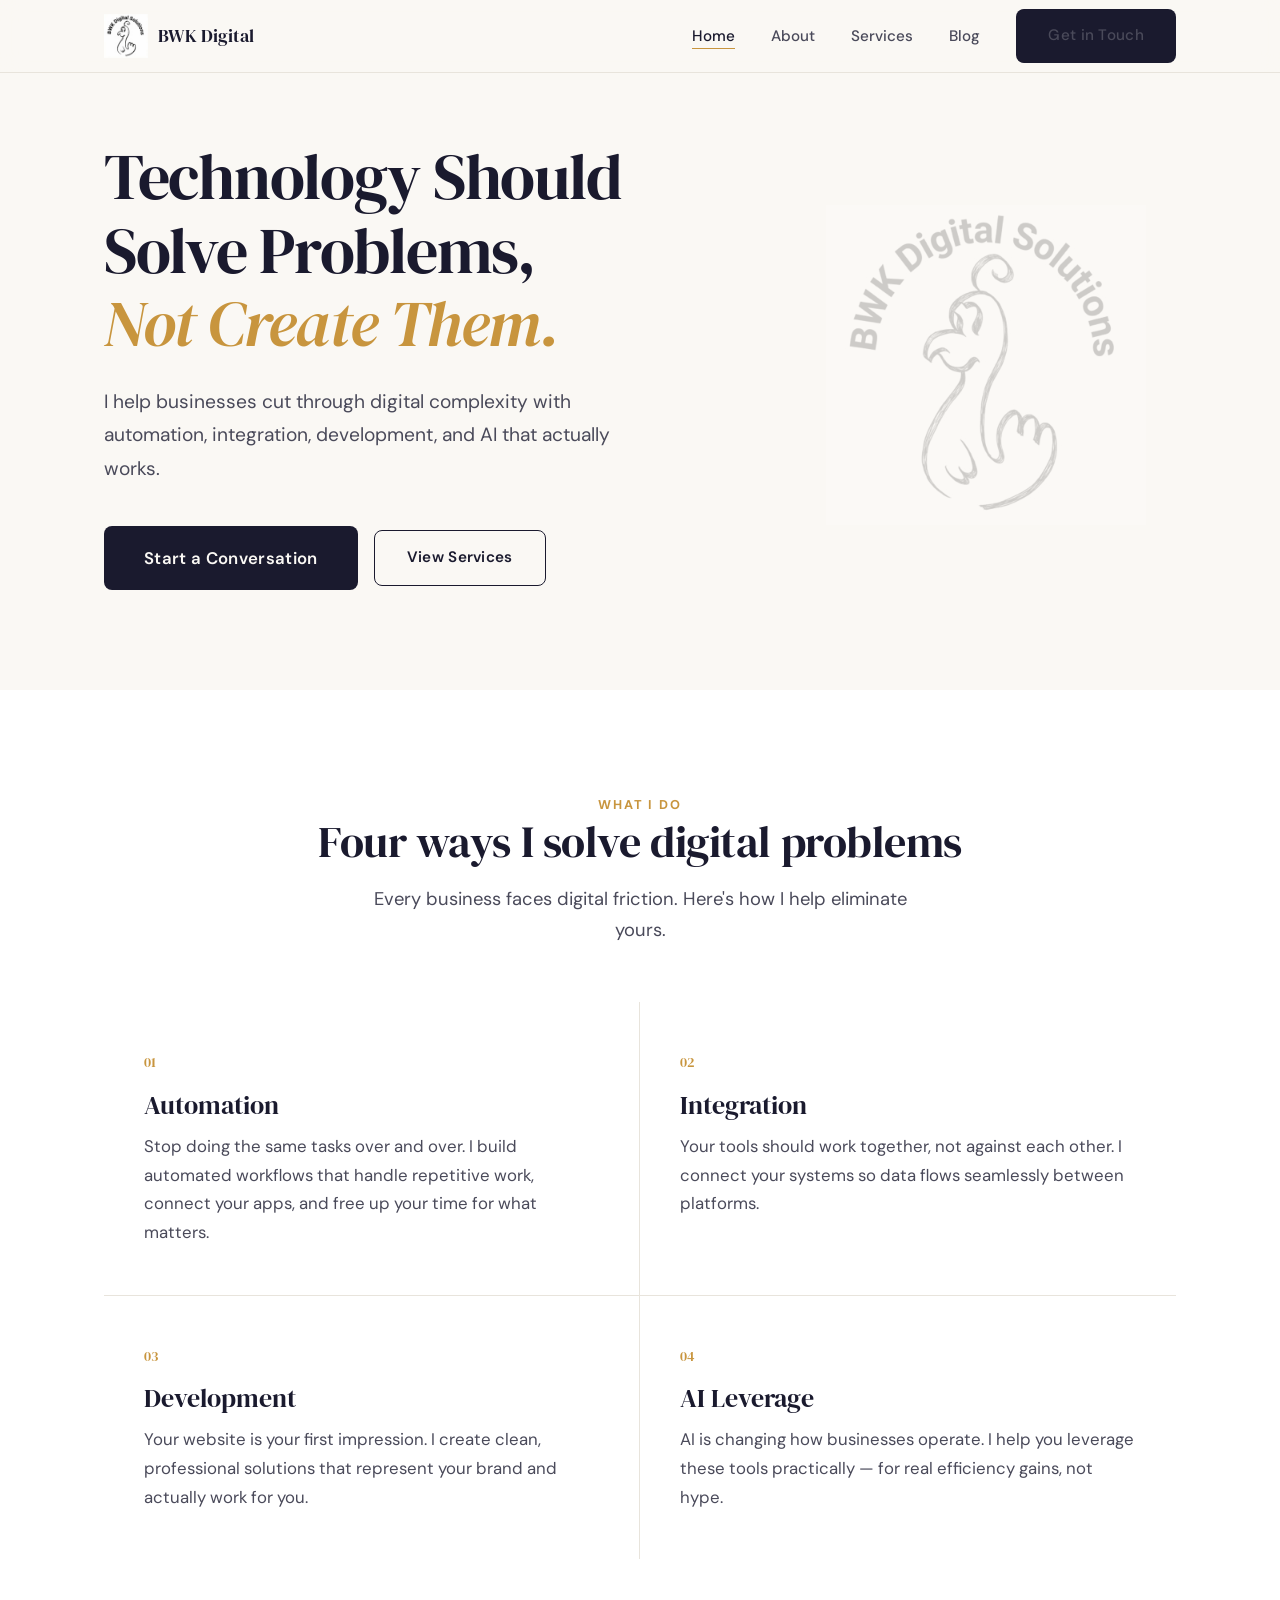
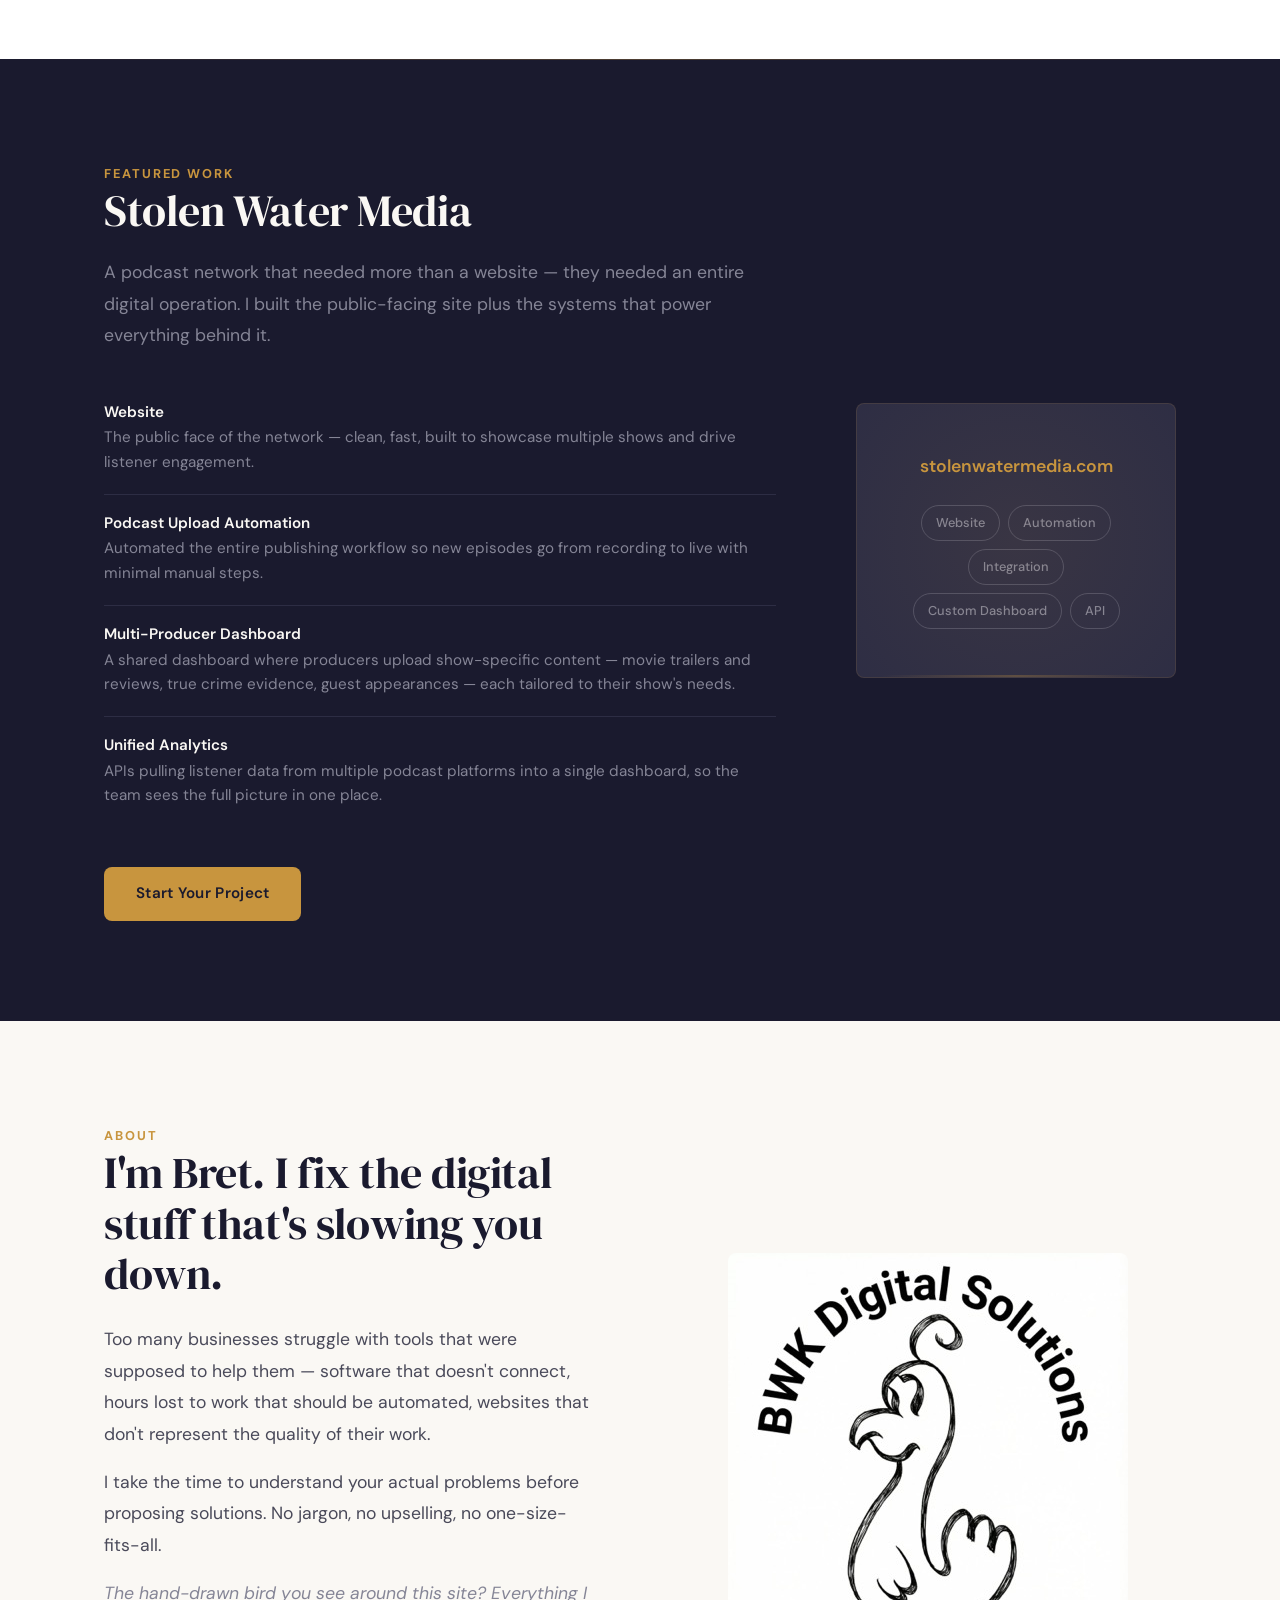
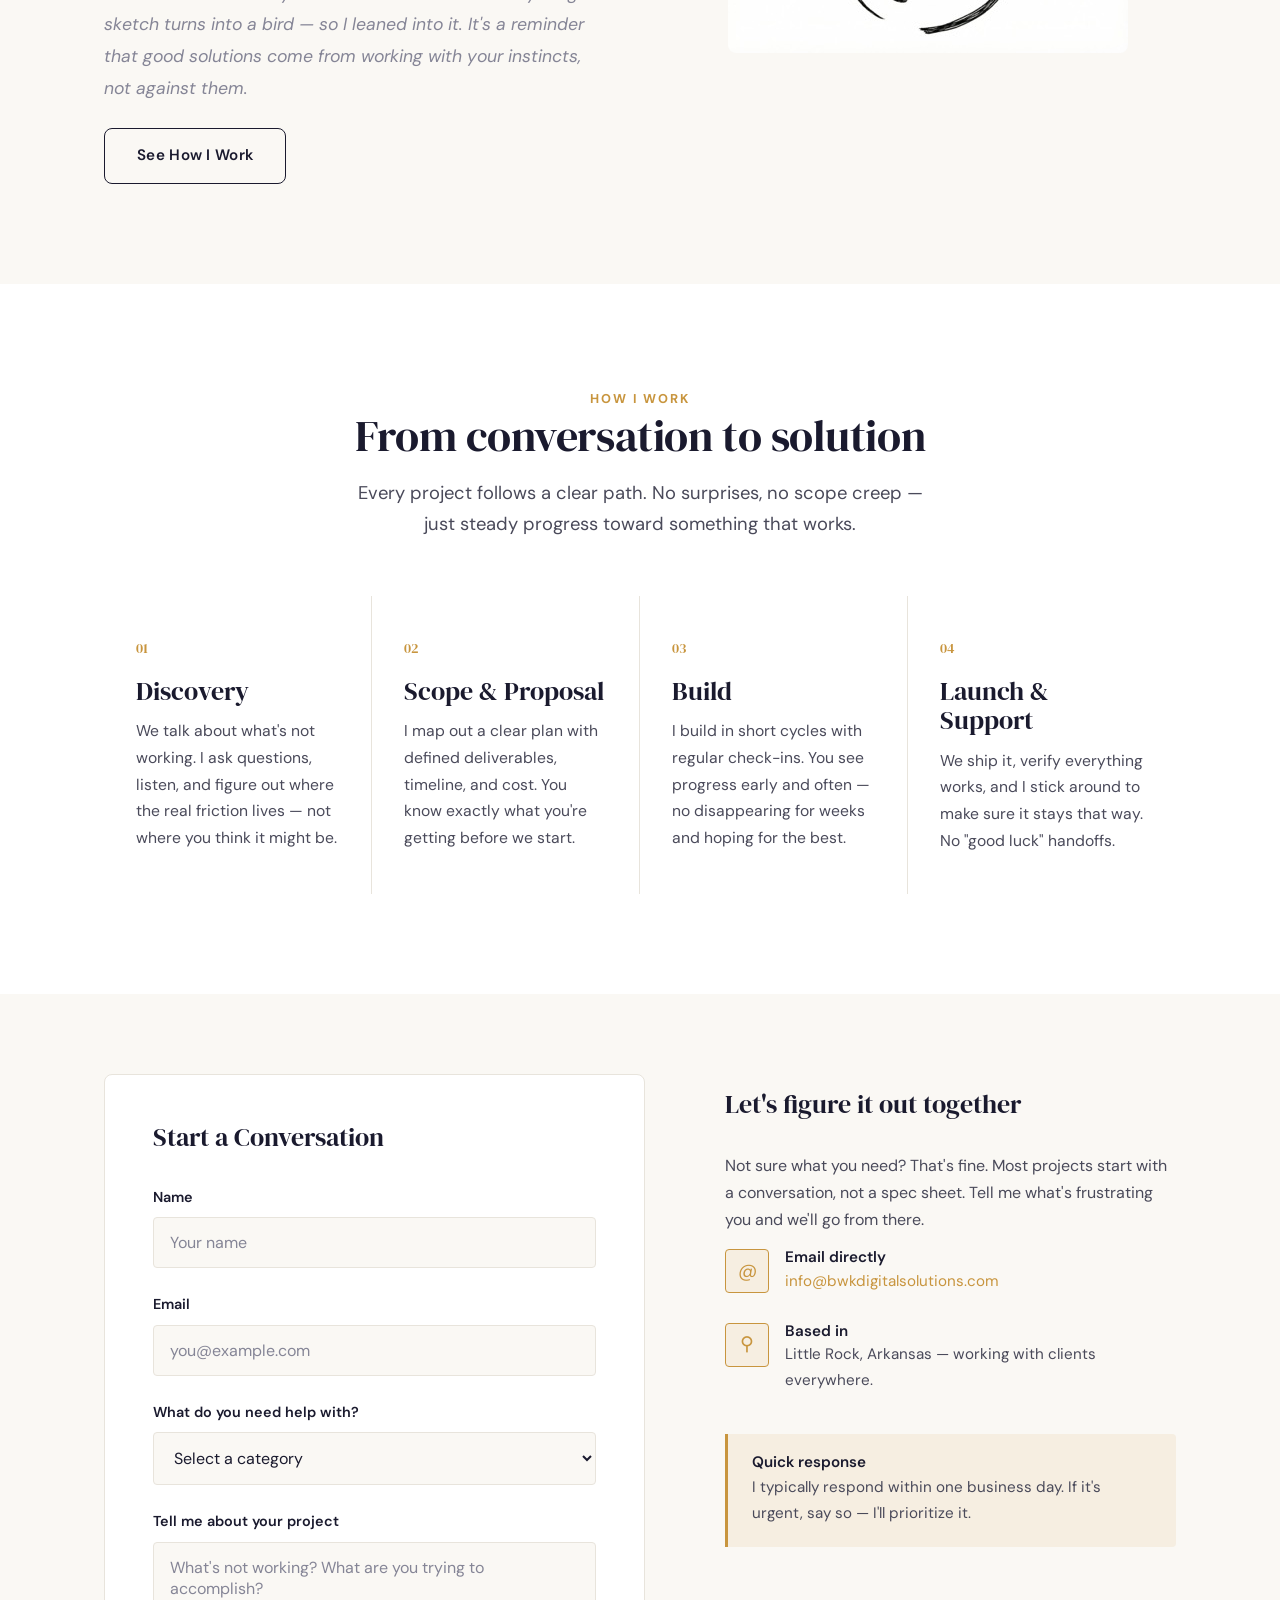
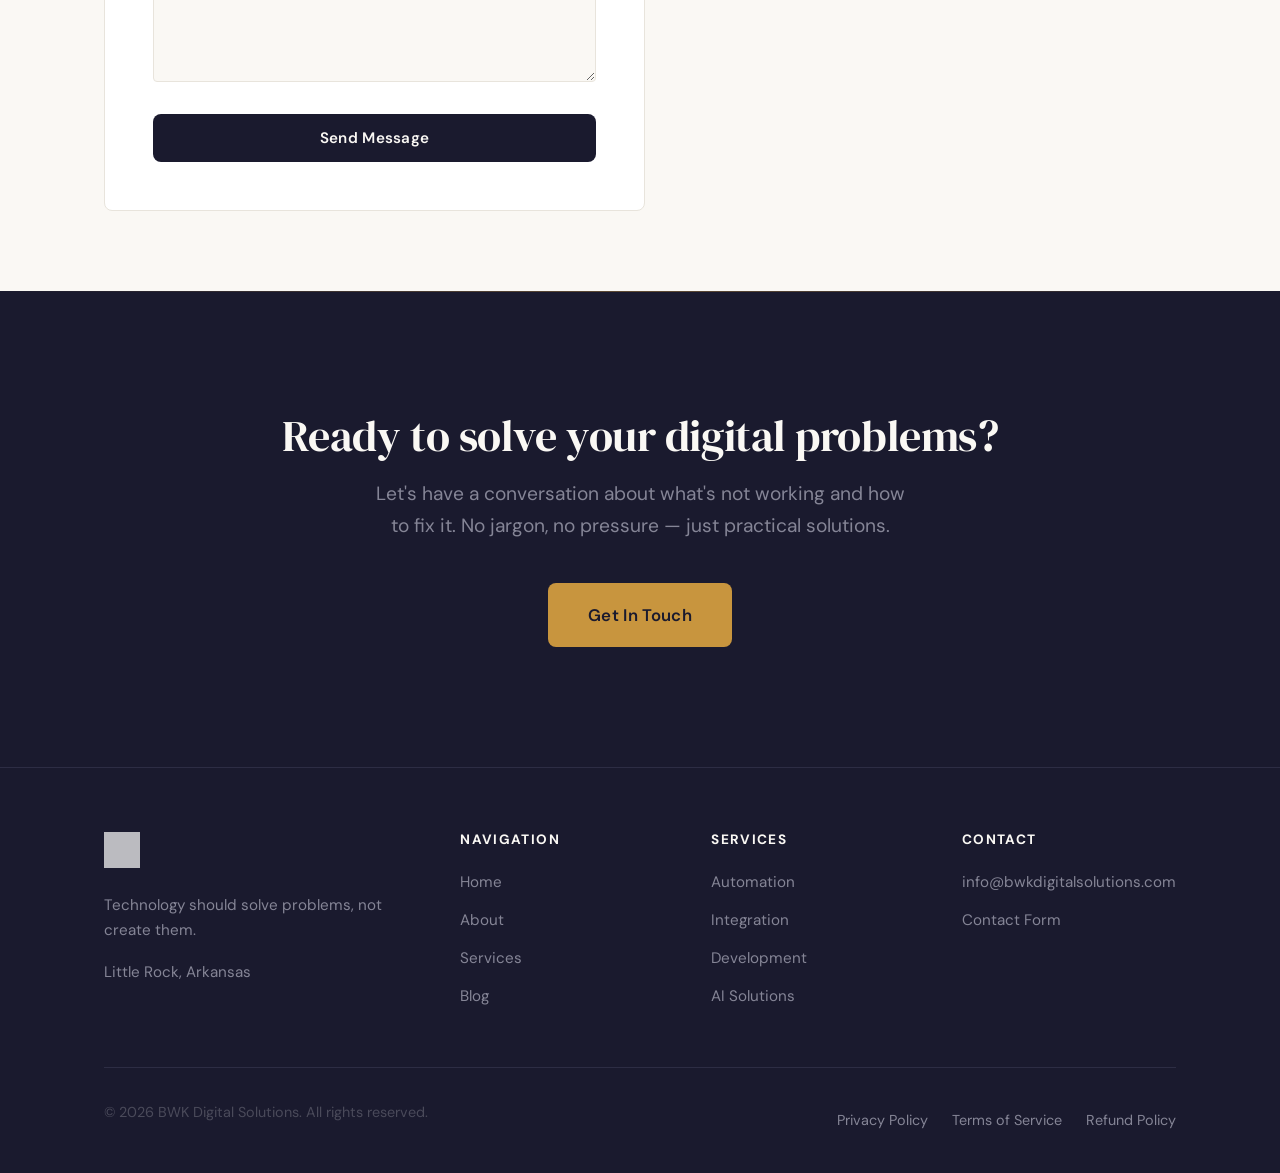
<file: index.html>
<!DOCTYPE html>
<html lang="en">
<head>
    <meta charset="UTF-8">
    <meta name="viewport" content="width=device-width, initial-scale=1.0">
    <title>BWK Digital Solutions | Technology Should Solve Problems, Not Create Them</title>
    <meta name="description" content="BWK Digital Solutions helps businesses solve digital problems through automation, integration, development, and AI. Based in Little Rock, Arkansas.">
    <meta name="author" content="Bret Kramer">
    <meta name="geo.region" content="US-AR">
    <meta name="geo.placename" content="Little Rock">
    <link rel="canonical" href="https://bwkdigitalsolutions.com/">
    <!-- Open Graph -->
    <meta property="og:title" content="BWK Digital Solutions | Technology Should Solve Problems, Not Create Them">
    <meta property="og:description" content="BWK Digital Solutions helps businesses solve digital problems through automation, integration, development, and AI. Based in Little Rock, Arkansas.">
    <meta property="og:url" content="https://bwkdigitalsolutions.com/">
    <meta property="og:image" content="https://bwkdigitalsolutions.com/logo.jpg">
    <meta property="og:type" content="website">
    <meta property="og:site_name" content="BWK Digital Solutions">
    <!-- Twitter Card -->
    <meta name="twitter:card" content="summary_large_image">
    <meta name="twitter:title" content="BWK Digital Solutions | Technology Should Solve Problems, Not Create Them">
    <meta name="twitter:description" content="BWK Digital Solutions helps businesses solve digital problems through automation, integration, development, and AI.">
    <meta name="twitter:image" content="https://bwkdigitalsolutions.com/logo.jpg">
    <link rel="icon" type="image/png" sizes="32x32" href="favicon-32x32.png">
    <link rel="icon" type="image/png" sizes="16x16" href="favicon-16x16.png">
    <link rel="apple-touch-icon" sizes="180x180" href="apple-touch-icon.png">
    <meta name="theme-color" content="#1a1a2e">
    <link rel="preconnect" href="https://fonts.googleapis.com">
    <link rel="preconnect" href="https://fonts.gstatic.com" crossorigin>
    <link href="https://fonts.googleapis.com/css2?family=DM+Sans:wght@400;500;600;700&family=DM+Serif+Display&display=swap" rel="stylesheet">
    <link rel="stylesheet" href="styles.css?v=5">
    <script type="application/ld+json">
    {
        "@context": "https://schema.org",
        "@type": "ProfessionalService",
        "name": "BWK Digital Solutions",
        "url": "https://bwkdigitalsolutions.com",
        "logo": "https://bwkdigitalsolutions.com/logo.jpg",
        "image": "https://bwkdigitalsolutions.com/logo.jpg",
        "description": "BWK Digital Solutions helps businesses solve digital problems through automation, integration, development, and AI.",
        "slogan": "Technology Should Solve Problems, Not Create Them",
        "email": "info@bwkdigitalsolutions.com",
        "address": {
            "@type": "PostalAddress",
            "addressLocality": "Little Rock",
            "addressRegion": "AR",
            "addressCountry": "US"
        },
        "areaServed": {
            "@type": "Country",
            "name": "United States"
        },
        "founder": {
            "@type": "Person",
            "name": "Bret Kramer"
        },
        "hasOfferCatalog": {
            "@type": "OfferCatalog",
            "name": "Digital Solutions Services",
            "itemListElement": [
                {
                    "@type": "Offer",
                    "itemOffered": {
                        "@type": "Service",
                        "name": "Automation",
                        "description": "Automated workflows that handle repetitive work, connect apps, and free up time."
                    }
                },
                {
                    "@type": "Offer",
                    "itemOffered": {
                        "@type": "Service",
                        "name": "Integration",
                        "description": "Connect business systems so data flows seamlessly between platforms."
                    }
                },
                {
                    "@type": "Offer",
                    "itemOffered": {
                        "@type": "Service",
                        "name": "Web Development",
                        "description": "Clean, professional websites and web applications that represent your brand."
                    }
                },
                {
                    "@type": "Offer",
                    "itemOffered": {
                        "@type": "Service",
                        "name": "AI Leverage",
                        "description": "Practical AI implementation for real efficiency gains — chatbots, content workflows, data analysis, and strategy consulting."
                    }
                }
            ]
        },
        "sameAs": []
    }
    </script>
    <script type="application/ld+json">
    {
        "@context": "https://schema.org",
        "@type": "WebSite",
        "name": "BWK Digital Solutions",
        "url": "https://bwkdigitalsolutions.com"
    }
    </script>
</head>
<body>
    <a href="#main" class="skip-link">Skip to content</a>
    <nav class="navbar">
        <div class="container">
            <a href="index.html" class="logo">
                <img src="logo-sm.jpg" alt="BWK Digital Solutions" class="logo-img" width="44" height="44">
                <span class="logo-text">BWK Digital</span>
            </a>
            <button class="mobile-menu-btn" aria-label="Toggle menu" onclick="toggleMenu()">
                <span></span><span></span><span></span>
            </button>
            <ul class="nav-links" id="navLinks">
                <li><a href="#main" class="active">Home</a></li>
                <li><a href="#about">About</a></li>
                <li><a href="#services">Services</a></li>
                <li><a href="blog/">Blog</a></li>
                <li><a href="#contact" class="btn btn-primary">Get in Touch</a></li>
            </ul>
        </div>
    </nav>

    <main id="main">
    <section class="hero">
        <div class="container">
            <div class="hero-content">
                <h1>Technology Should<br>Solve Problems,<span class="accent-text">Not Create Them.</span></h1>
                <p class="hero-description">I help businesses cut through digital complexity with automation, integration, development, and AI that actually works.</p>
                <div class="hero-cta">
                    <a href="#contact" class="btn btn-primary btn-large">Start a Conversation</a>
                    <a href="#services" class="btn btn-secondary">View Services</a>
                </div>
            </div>
            <div class="hero-graphic">
                <img src="logo-md.jpg" alt="" class="hero-bird" aria-hidden="true" width="320" height="320" loading="lazy">
            </div>
        </div>
    </section>

    <section class="services" id="services">
        <div class="container">
            <div class="section-header-center fade-up">
                <span class="section-label">What I Do</span>
                <h2 class="section-title">Four ways I solve digital problems</h2>
                <p class="section-subtitle">Every business faces digital friction. Here's how I help eliminate yours.</p>
            </div>
            <div class="services-list">
                <div class="service-item fade-up">
                    <span class="service-number">01</span>
                    <h3>Automation</h3>
                    <p>Stop doing the same tasks over and over. I build automated workflows that handle repetitive work, connect your apps, and free up your time for what matters.</p>
                </div>
                <div class="service-item fade-up fade-up-delay-1">
                    <span class="service-number">02</span>
                    <h3>Integration</h3>
                    <p>Your tools should work together, not against each other. I connect your systems so data flows seamlessly between platforms.</p>
                </div>
                <div class="service-item fade-up fade-up-delay-2">
                    <span class="service-number">03</span>
                    <h3>Development</h3>
                    <p>Your website is your first impression. I create clean, professional solutions that represent your brand and actually work for you.</p>
                </div>
                <div class="service-item fade-up fade-up-delay-3">
                    <span class="service-number">04</span>
                    <h3>AI Leverage</h3>
                    <p>AI is changing how businesses operate. I help you leverage these tools practically — for real efficiency gains, not hype.</p>
                </div>
            </div>
        </div>
    </section>

    <section class="case-study">
        <div class="container">
            <div class="case-study-grid">
                <div class="case-study-content fade-up">
                    <span class="section-label">Featured Work</span>
                    <h2>Stolen Water Media</h2>
                    <p>A podcast network that needed more than a website — they needed an entire digital operation. I built the public-facing site plus the systems that power everything behind it.</p>
                    <div class="case-study-highlights">
                        <div class="case-study-highlight">
                            <h4>Website</h4>
                            <p>The public face of the network — clean, fast, built to showcase multiple shows and drive listener engagement.</p>
                        </div>
                        <div class="case-study-highlight">
                            <h4>Podcast Upload Automation</h4>
                            <p>Automated the entire publishing workflow so new episodes go from recording to live with minimal manual steps.</p>
                        </div>
                        <div class="case-study-highlight">
                            <h4>Multi-Producer Dashboard</h4>
                            <p>A shared dashboard where producers upload show-specific content — movie trailers and reviews, true crime evidence, guest appearances — each tailored to their show's needs.</p>
                        </div>
                        <div class="case-study-highlight">
                            <h4>Unified Analytics</h4>
                            <p>APIs pulling listener data from multiple podcast platforms into a single dashboard, so the team sees the full picture in one place.</p>
                        </div>
                    </div>
                    <a href="#contact" class="btn btn-primary">Start Your Project</a>
                </div>
                <div class="case-study-visual fade-up fade-up-delay-1">
                    <span class="case-study-url">stolenwatermedia.com</span>
                    <div class="case-study-tags">
                        <span class="case-study-tag">Website</span>
                        <span class="case-study-tag">Automation</span>
                        <span class="case-study-tag">Integration</span>
                        <span class="case-study-tag">Custom Dashboard</span>
                        <span class="case-study-tag">API</span>
                    </div>
                </div>
            </div>
        </div>
    </section>

    <section class="about-section" id="about">
        <div class="container">
            <div class="about-grid">
                <div class="about-content fade-up">
                    <span class="section-label">About</span>
                    <h2>I'm Bret. I fix the digital stuff that's slowing you down.</h2>
                    <p>Too many businesses struggle with tools that were supposed to help them — software that doesn't connect, hours lost to work that should be automated, websites that don't represent the quality of their work.</p>
                    <p>I take the time to understand your actual problems before proposing solutions. No jargon, no upselling, no one-size-fits-all.</p>
                    <p class="bird-story-line">The hand-drawn bird you see around this site? Everything I sketch turns into a bird — so I leaned into it. It's a reminder that good solutions come from working with your instincts, not against them.</p>
                    <a href="#process" class="btn btn-secondary">See How I Work</a>
                </div>
                <div class="about-image fade-up fade-up-delay-1">
                    <img src="logo-md.jpg" alt="BWK Digital Solutions" width="400" height="400" loading="lazy">
                </div>
            </div>
        </div>
    </section>

    <section class="process-section" id="process">
        <div class="container">
            <div class="section-header-center fade-up">
                <span class="section-label">How I Work</span>
                <h2 class="section-title">From conversation to solution</h2>
                <p class="section-subtitle">Every project follows a clear path. No surprises, no scope creep — just steady progress toward something that works.</p>
            </div>
            <div class="process-steps">
                <div class="process-step fade-up">
                    <span class="process-number">01</span>
                    <h3>Discovery</h3>
                    <p>We talk about what's not working. I ask questions, listen, and figure out where the real friction lives — not where you think it might be.</p>
                </div>
                <div class="process-step fade-up fade-up-delay-1">
                    <span class="process-number">02</span>
                    <h3>Scope & Proposal</h3>
                    <p>I map out a clear plan with defined deliverables, timeline, and cost. You know exactly what you're getting before we start.</p>
                </div>
                <div class="process-step fade-up fade-up-delay-2">
                    <span class="process-number">03</span>
                    <h3>Build</h3>
                    <p>I build in short cycles with regular check-ins. You see progress early and often — no disappearing for weeks and hoping for the best.</p>
                </div>
                <div class="process-step fade-up fade-up-delay-3">
                    <span class="process-number">04</span>
                    <h3>Launch & Support</h3>
                    <p>We ship it, verify everything works, and I stick around to make sure it stays that way. No "good luck" handoffs.</p>
                </div>
            </div>
        </div>
    </section>

    <section class="contact-section" id="contact">
        <div class="container">
            <div class="contact-grid">
                <div class="contact-form fade-up">
                    <h3>Start a Conversation</h3>
                    <!-- Replace YOUR_FORM_ID with your Formspree form ID after registering at formspree.io -->
                    <form action="https://formspree.io/f/mqewbbrl" method="POST">
                        <div class="form-group">
                            <label for="name">Name</label>
                            <input type="text" id="name" name="name" placeholder="Your name" required>
                        </div>
                        <div class="form-group">
                            <label for="email">Email</label>
                            <input type="email" id="email" name="email" placeholder="you@example.com" required>
                        </div>
                        <div class="form-group">
                            <label for="project-type">What do you need help with?</label>
                            <select id="project-type" name="project-type">
                                <option value="" disabled selected>Select a category</option>
                                <option value="automation">Automation</option>
                                <option value="integration">Integration</option>
                                <option value="development">Web Development</option>
                                <option value="ai">AI Leverage</option>
                                <option value="other">Something Else</option>
                            </select>
                        </div>
                        <div class="form-group">
                            <label for="message">Tell me about your project</label>
                            <textarea id="message" name="message" placeholder="What's not working? What are you trying to accomplish?" required></textarea>
                        </div>
                        <button type="submit" class="btn btn-primary submit-full">Send Message</button>
                    </form>
                </div>
                <div class="contact-info fade-up fade-up-delay-1">
                    <h3>Let's figure it out together</h3>
                    <p>Not sure what you need? That's fine. Most projects start with a conversation, not a spec sheet. Tell me what's frustrating you and we'll go from there.</p>
                    <div class="info-item">
                        <div class="info-icon">@</div>
                        <div class="info-content">
                            <h4>Email directly</h4>
                            <p><a href="mailto:info@bwkdigitalsolutions.com" class="email-link">info@bwkdigitalsolutions.com</a></p>
                        </div>
                    </div>
                    <div class="info-item">
                        <div class="info-icon">&#9906;</div>
                        <div class="info-content">
                            <h4>Based in</h4>
                            <p>Little Rock, Arkansas — working with clients everywhere.</p>
                        </div>
                    </div>
                    <div class="response-note">
                        <h4>Quick response</h4>
                        <p>I typically respond within one business day. If it's urgent, say so — I'll prioritize it.</p>
                    </div>
                </div>
            </div>
        </div>
    </section>

    <section class="cta-section">
        <div class="container fade-up">
            <h2>Ready to solve your digital problems?</h2>
            <p>Let's have a conversation about what's not working and how to fix it. No jargon, no pressure — just practical solutions.</p>
            <a href="#contact" class="btn btn-primary btn-large">Get In Touch</a>
        </div>
    </section>
    </main>

    <footer class="footer">
        <div class="container">
            <div class="footer-grid">
                <div class="footer-brand">
                    <img src="logo-sm.jpg" alt="BWK Digital Solutions" class="logo-img" width="36" height="36">
                    <p>Technology should solve problems, not create them.</p>
                    <p>Little Rock, Arkansas</p>
                </div>
                <div>
                    <h4>Navigation</h4>
                    <ul class="footer-links">
                        <li><a href="#main">Home</a></li>
                        <li><a href="#about">About</a></li>
                        <li><a href="#services">Services</a></li>
                        <li><a href="blog/">Blog</a></li>
                    </ul>
                </div>
                <div>
                    <h4>Services</h4>
                    <ul class="footer-links">
                        <li><a href="#services">Automation</a></li>
                        <li><a href="#services">Integration</a></li>
                        <li><a href="#services">Development</a></li>
                        <li><a href="#services">AI Solutions</a></li>
                    </ul>
                </div>
                <div>
                    <h4>Contact</h4>
                    <ul class="footer-links">
                        <li><a href="mailto:info@bwkdigitalsolutions.com">info@bwkdigitalsolutions.com</a></li>
                        <li><a href="#contact">Contact Form</a></li>
                    </ul>
                </div>
            </div>
            <div class="footer-bottom">
                <p>&copy; 2026 BWK Digital Solutions. All rights reserved.</p>
                <div class="footer-legal">
                    <a href="privacy.html">Privacy Policy</a>
                    <a href="terms.html">Terms of Service</a>
                    <a href="refund.html">Refund Policy</a>
                </div>
            </div>
        </div>
    </footer>
    <script>
    function toggleMenu() {
        document.getElementById('navLinks').classList.toggle('active');
    }
    document.addEventListener('keydown', function(e) {
        if (e.key === 'Escape') document.getElementById('navLinks').classList.remove('active');
    });
    document.addEventListener('click', function(e) {
        var nav = document.getElementById('navLinks');
        var btn = document.querySelector('.mobile-menu-btn');
        if (!nav.contains(e.target) && !btn.contains(e.target)) nav.classList.remove('active');
    });
    document.querySelectorAll('.nav-links a').forEach(function(link) {
        link.addEventListener('click', function() { document.getElementById('navLinks').classList.remove('active'); });
    });
    // Navbar scroll state
    var navbar = document.querySelector('.navbar');
    window.addEventListener('scroll', function() {
        navbar.classList.toggle('scrolled', window.scrollY > 20);
    }, { passive: true });
    var observer = new IntersectionObserver(function(entries) {
        entries.forEach(function(entry) {
            if (entry.isIntersecting) { entry.target.classList.add('visible'); observer.unobserve(entry.target); }
        });
    }, { threshold: 0.1, rootMargin: '0px 0px -40px 0px' });
    document.querySelectorAll('.fade-up').forEach(function(el) { observer.observe(el); });
    </script>
</body>
</html>
</file>
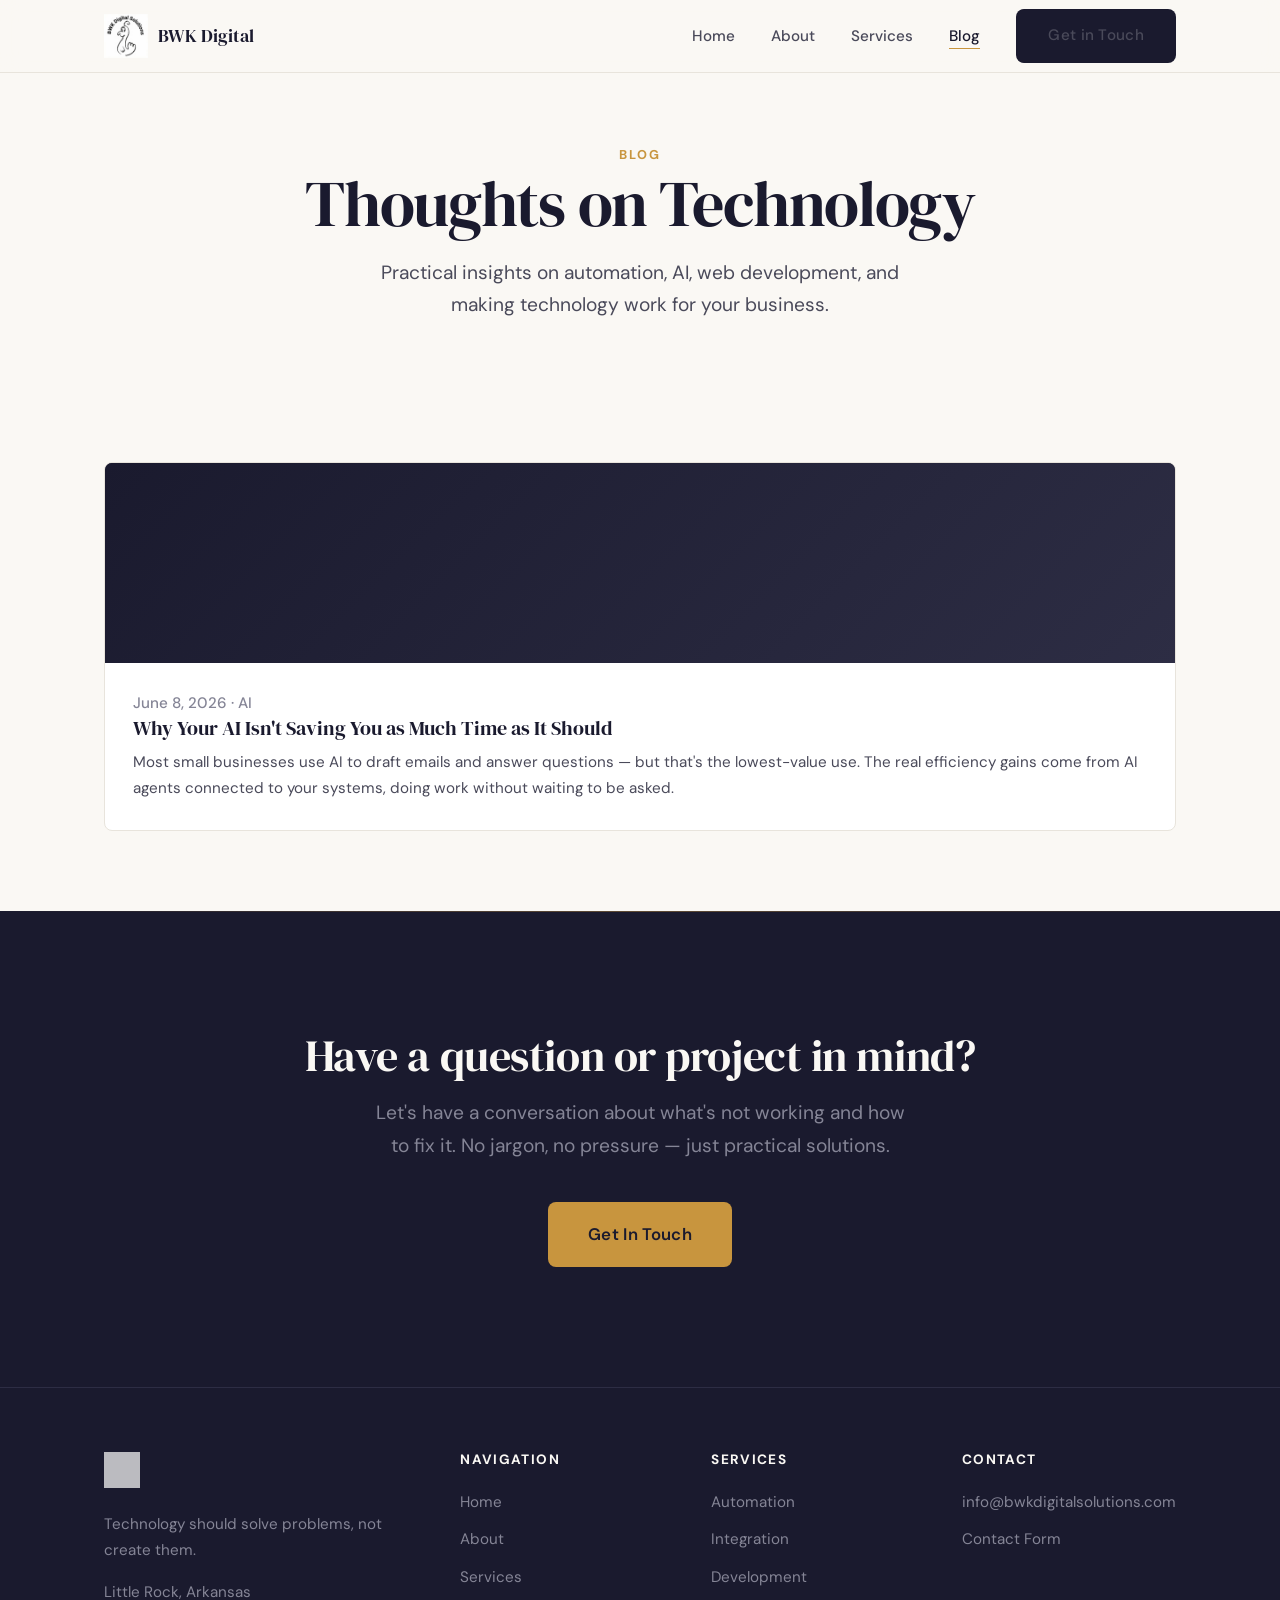
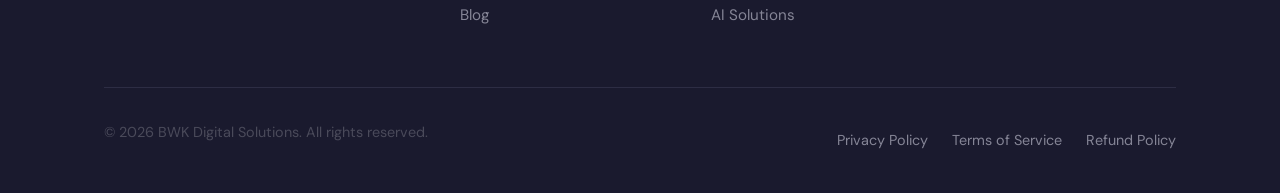
<file: blog/index.html>
<!DOCTYPE html>
<html lang="en">
<head>
    <meta charset="UTF-8">
    <meta name="viewport" content="width=device-width, initial-scale=1.0">
    <title>Blog | BWK Digital Solutions</title>
    <meta name="description" content="Practical insights on automation, AI, web development, and making technology work for your business. From BWK Digital Solutions in Little Rock, Arkansas.">
    <meta name="author" content="Bret Kramer">
    <link rel="canonical" href="https://bwkdigitalsolutions.com/blog/">
    <meta property="og:title" content="Blog | BWK Digital Solutions">
    <meta property="og:description" content="Practical insights on automation, AI, web development, and making technology work for your business.">
    <meta property="og:url" content="https://bwkdigitalsolutions.com/blog/">
    <meta property="og:image" content="https://bwkdigitalsolutions.com/logo.jpg">
    <meta property="og:type" content="website">
    <link rel="icon" type="image/png" sizes="32x32" href="../favicon-32x32.png">
    <link rel="icon" type="image/png" sizes="16x16" href="../favicon-16x16.png">
    <link rel="apple-touch-icon" sizes="180x180" href="../apple-touch-icon.png">
    <meta name="theme-color" content="#1a1a2e">
    <link rel="preconnect" href="https://fonts.googleapis.com">
    <link rel="preconnect" href="https://fonts.gstatic.com" crossorigin>
    <link href="https://fonts.googleapis.com/css2?family=DM+Sans:wght@400;500;600;700&family=DM+Serif+Display&display=swap" rel="stylesheet">
    <link rel="stylesheet" href="../styles.css?v=5">
</head>
<body>
    <a href="#main" class="skip-link">Skip to content</a>
    <nav class="navbar">
        <div class="container">
            <a href="../" class="logo">
                <img src="../logo-sm.jpg" alt="BWK Digital Solutions" class="logo-img" width="44" height="44">
                <span class="logo-text">BWK Digital</span>
            </a>
            <button class="mobile-menu-btn" aria-label="Toggle menu" onclick="toggleMenu()">
                <span></span><span></span><span></span>
            </button>
            <ul class="nav-links" id="navLinks">
                <li><a href="../">Home</a></li>
                <li><a href="../#about">About</a></li>
                <li><a href="../#services">Services</a></li>
                <li><a href="./" class="active">Blog</a></li>
                <li><a href="../#contact" class="btn btn-primary">Get in Touch</a></li>
            </ul>
        </div>
    </nav>

    <main id="main">
    <section class="page-header page-header-center">
        <div class="container">
            <span class="section-label">Blog</span>
            <h1>Thoughts on Technology</h1>
            <p>Practical insights on automation, AI, web development, and making technology work for your business.</p>
        </div>
    </section>

    <section class="blog-section">
        <div class="container">
            <div class="blog-grid" id="blogGrid">
                <!-- BLOG_POSTS_START -->
                <a href="why-your-ai-isnt-saving-you-as-much-time-as-it-should.html" class="blog-card">
                    <div class="blog-card-image"></div>
                    <div class="blog-card-content">
                        <p class="blog-card-meta">June 8, 2026 &middot; AI</p>
                        <h3>Why Your AI Isn't Saving You as Much Time as It Should</h3>
                        <p>Most small businesses use AI to draft emails and answer questions — but that's the lowest-value use. The real efficiency gains come from AI agents connected to your systems, doing work without waiting to be asked.</p>
                    </div>
                </a>
                <!-- BLOG_POSTS_END -->
            </div>
        </div>
    </section>

    <section class="cta-section">
        <div class="container fade-up">
            <h2>Have a question or project in mind?</h2>
            <p>Let's have a conversation about what's not working and how to fix it. No jargon, no pressure — just practical solutions.</p>
            <a href="../#contact" class="btn btn-primary btn-large">Get In Touch</a>
        </div>
    </section>
    </main>

    <footer class="footer">
        <div class="container">
            <div class="footer-grid">
                <div class="footer-brand">
                    <img src="../logo-sm.jpg" alt="BWK Digital Solutions" class="logo-img" width="36" height="36">
                    <p>Technology should solve problems, not create them.</p>
                    <p>Little Rock, Arkansas</p>
                </div>
                <div>
                    <h4>Navigation</h4>
                    <ul class="footer-links">
                        <li><a href="../">Home</a></li>
                        <li><a href="../#about">About</a></li>
                        <li><a href="../#services">Services</a></li>
                        <li><a href="./">Blog</a></li>
                    </ul>
                </div>
                <div>
                    <h4>Services</h4>
                    <ul class="footer-links">
                        <li><a href="../#services">Automation</a></li>
                        <li><a href="../#services">Integration</a></li>
                        <li><a href="../#services">Development</a></li>
                        <li><a href="../#services">AI Solutions</a></li>
                    </ul>
                </div>
                <div>
                    <h4>Contact</h4>
                    <ul class="footer-links">
                        <li><a href="mailto:info@bwkdigitalsolutions.com">info@bwkdigitalsolutions.com</a></li>
                        <li><a href="../#contact">Contact Form</a></li>
                    </ul>
                </div>
            </div>
            <div class="footer-bottom">
                <p>&copy; 2026 BWK Digital Solutions. All rights reserved.</p>
                <div class="footer-legal">
                    <a href="../privacy.html">Privacy Policy</a>
                    <a href="../terms.html">Terms of Service</a>
                    <a href="../refund.html">Refund Policy</a>
                </div>
            </div>
        </div>
    </footer>
    <script>
    function toggleMenu() {
        document.getElementById('navLinks').classList.toggle('active');
    }
    document.addEventListener('keydown', function(e) {
        if (e.key === 'Escape') document.getElementById('navLinks').classList.remove('active');
    });
    document.addEventListener('click', function(e) {
        var nav = document.getElementById('navLinks');
        var btn = document.querySelector('.mobile-menu-btn');
        if (!nav.contains(e.target) && !btn.contains(e.target)) nav.classList.remove('active');
    });
    document.querySelectorAll('.nav-links a').forEach(function(link) {
        link.addEventListener('click', function() { document.getElementById('navLinks').classList.remove('active'); });
    });
    var navbar = document.querySelector('.navbar');
    window.addEventListener('scroll', function() {
        navbar.classList.toggle('scrolled', window.scrollY > 20);
    }, { passive: true });
    var observer = new IntersectionObserver(function(entries) {
        entries.forEach(function(entry) {
            if (entry.isIntersecting) { entry.target.classList.add('visible'); observer.unobserve(entry.target); }
        });
    }, { threshold: 0.1, rootMargin: '0px 0px -40px 0px' });
    document.querySelectorAll('.fade-up').forEach(function(el) { observer.observe(el); });
    </script>
</body>
</html>
</file>
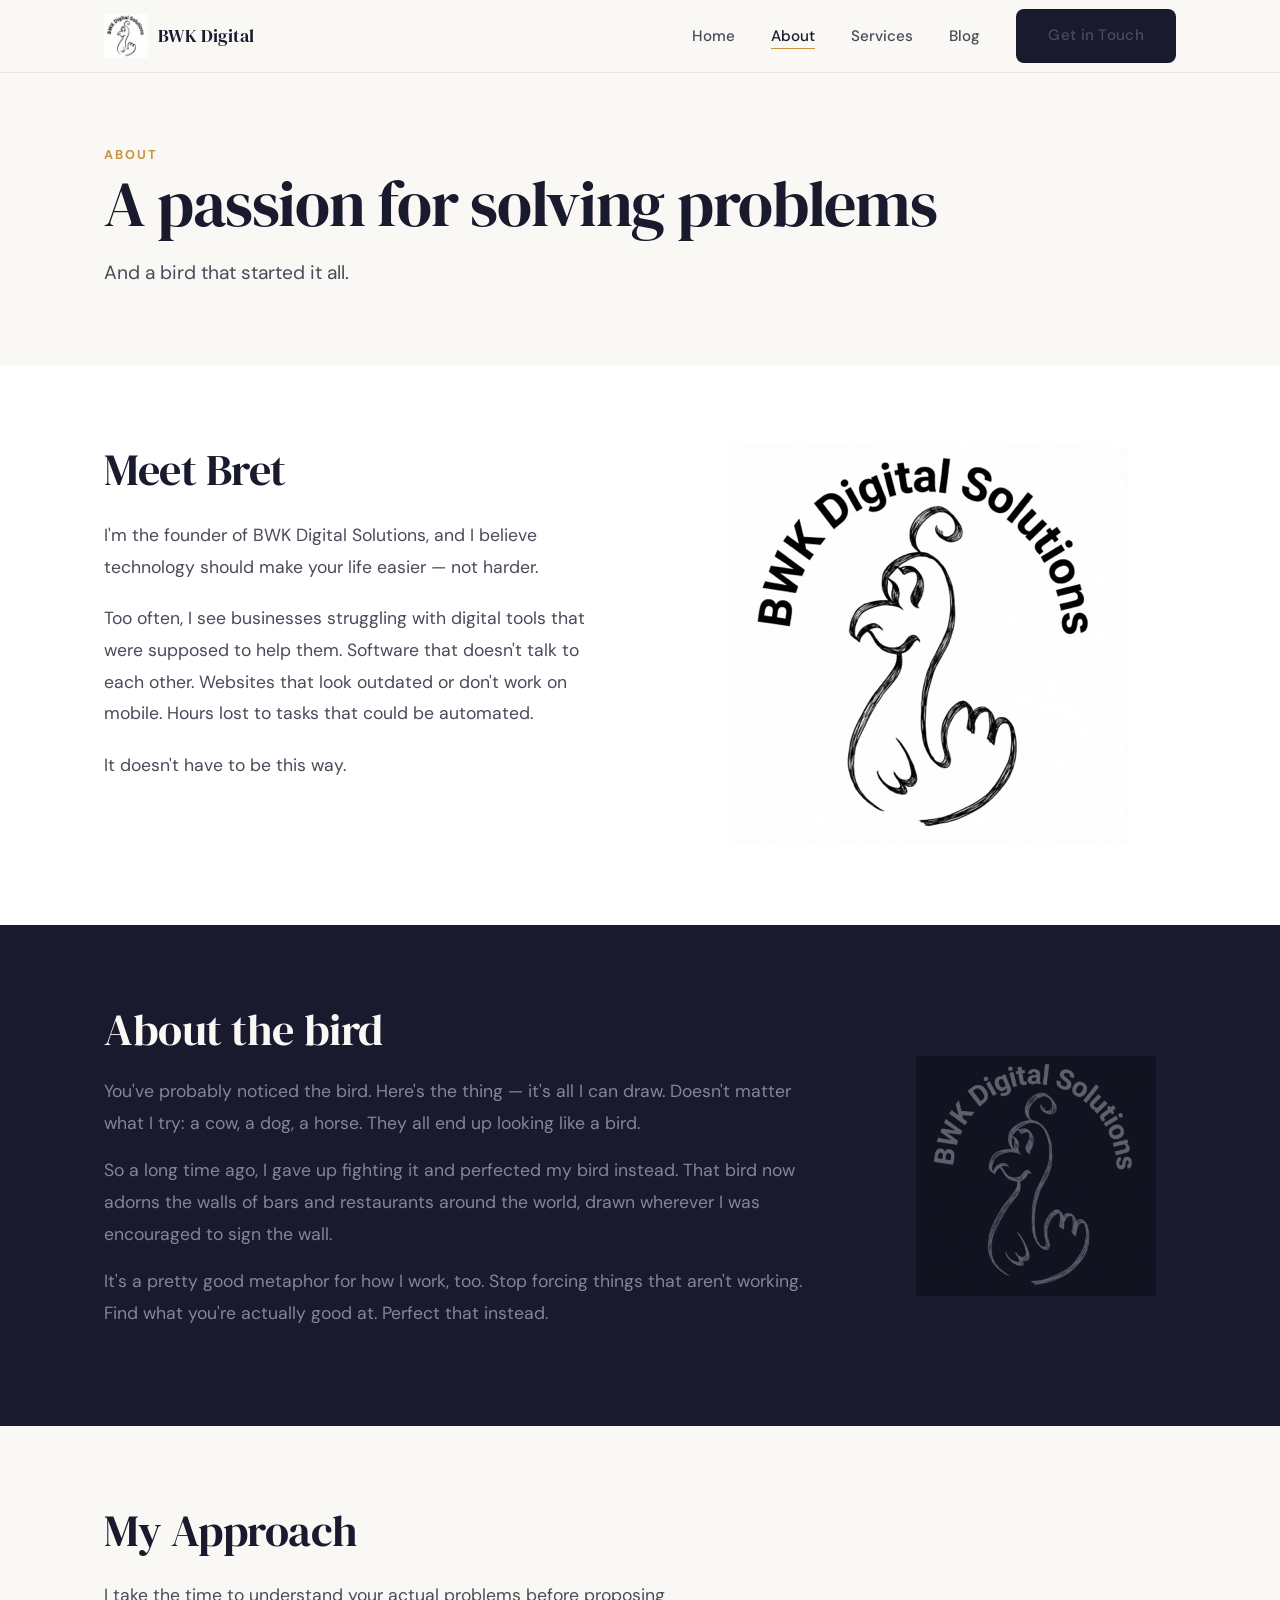
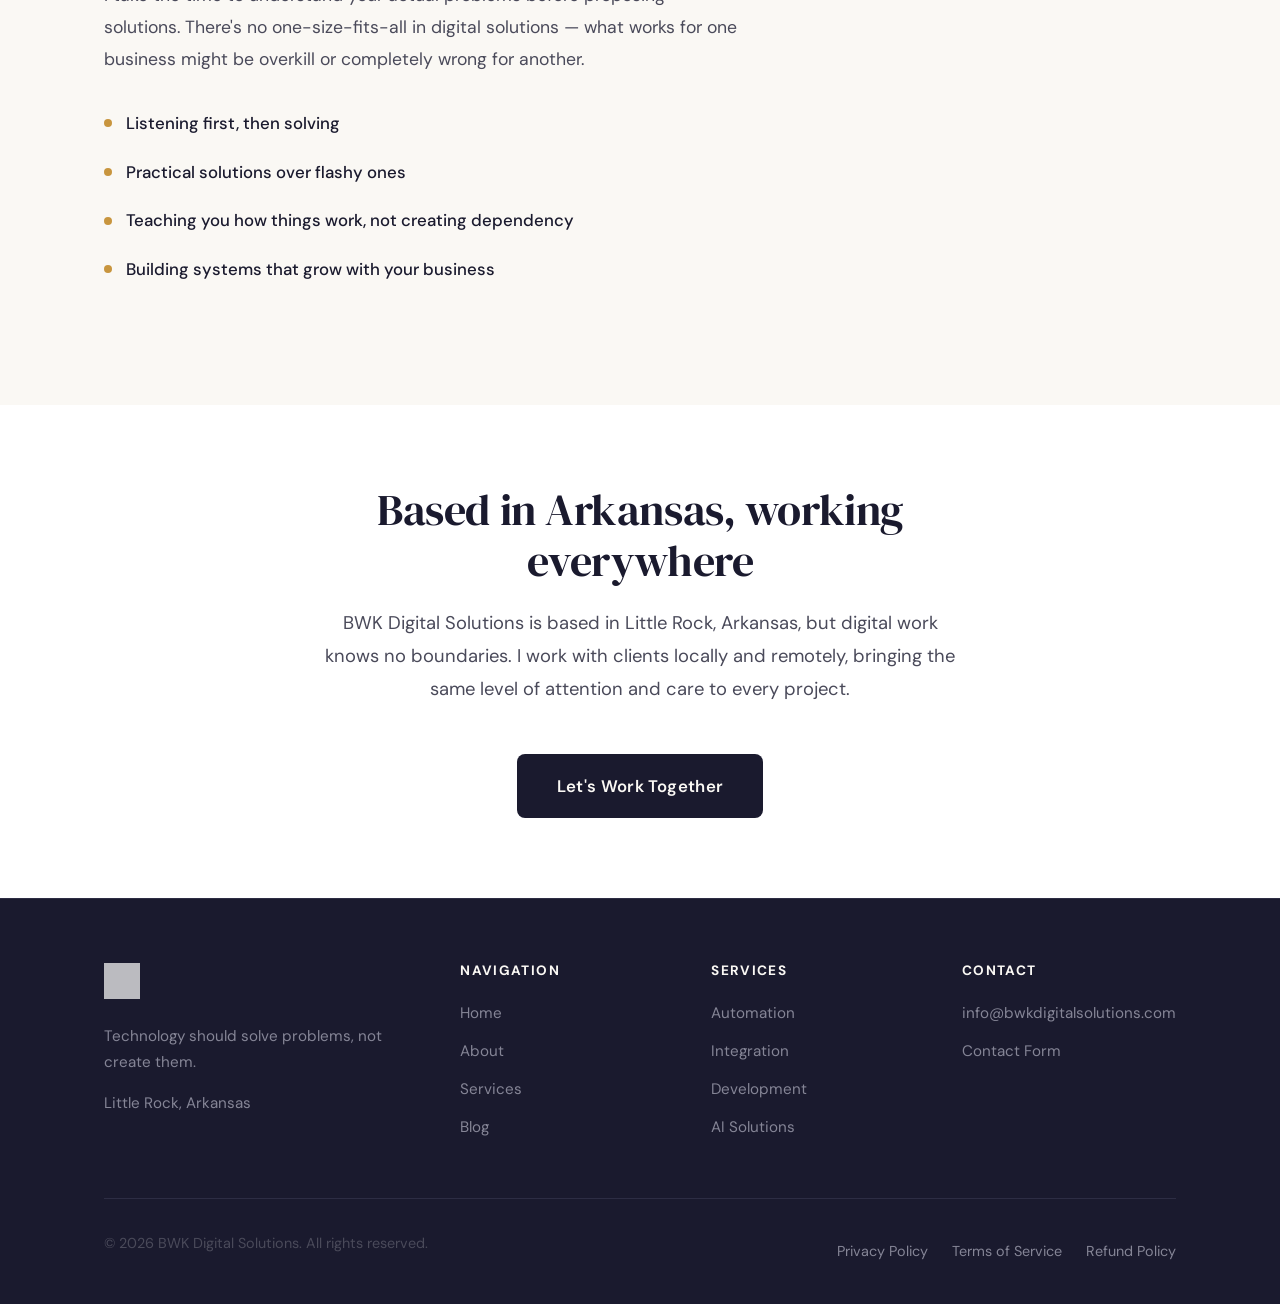
<file: about.html>
<!DOCTYPE html>
<html lang="en">
<head>
    <meta charset="UTF-8">
    <meta name="viewport" content="width=device-width, initial-scale=1.0">
    <title>About | BWK Digital Solutions</title>
    <meta name="description" content="Learn about Bret and BWK Digital Solutions - a passion for solving digital problems for businesses in Arkansas and beyond.">
    <meta name="author" content="Bret Kramer">
    <meta name="geo.region" content="US-AR">
    <meta name="geo.placename" content="Little Rock">
    <link rel="canonical" href="https://bwkdigitalsolutions.com/about.html">
    <!-- Open Graph -->
    <meta property="og:title" content="About | BWK Digital Solutions">
    <meta property="og:description" content="Learn about Bret and BWK Digital Solutions - a passion for solving digital problems for businesses in Arkansas and beyond.">
    <meta property="og:url" content="https://bwkdigitalsolutions.com/about.html">
    <meta property="og:image" content="https://bwkdigitalsolutions.com/logo.jpg">
    <meta property="og:type" content="website">
    <meta property="og:site_name" content="BWK Digital Solutions">
    <!-- Twitter Card -->
    <meta name="twitter:card" content="summary_large_image">
    <meta name="twitter:title" content="About | BWK Digital Solutions">
    <meta name="twitter:description" content="Learn about Bret and BWK Digital Solutions - solving digital problems for businesses nationwide.">
    <meta name="twitter:image" content="https://bwkdigitalsolutions.com/logo.jpg">
    <link rel="icon" type="image/png" sizes="32x32" href="favicon-32x32.png">
    <link rel="icon" type="image/png" sizes="16x16" href="favicon-16x16.png">
    <link rel="apple-touch-icon" sizes="180x180" href="apple-touch-icon.png">
    <meta name="theme-color" content="#1a1a2e">
    <link rel="preconnect" href="https://fonts.googleapis.com">
    <link rel="preconnect" href="https://fonts.gstatic.com" crossorigin>
    <link href="https://fonts.googleapis.com/css2?family=DM+Sans:wght@400;500;600;700&family=DM+Serif+Display&display=swap" rel="stylesheet">
    <link rel="stylesheet" href="styles.css?v=4">
    <script type="application/ld+json">
    {
        "@context": "https://schema.org",
        "@type": "Person",
        "name": "Bret Kramer",
        "jobTitle": "Founder",
        "url": "https://bwkdigitalsolutions.com/about.html",
        "worksFor": {
            "@type": "Organization",
            "name": "BWK Digital Solutions",
            "url": "https://bwkdigitalsolutions.com"
        },
        "address": {
            "@type": "PostalAddress",
            "addressLocality": "Little Rock",
            "addressRegion": "AR",
            "addressCountry": "US"
        }
    }
    </script>
</head>
<body>
    <a href="#main" class="skip-link">Skip to content</a>
    <nav class="navbar">
        <div class="container">
            <a href="index.html" class="logo">
                <img src="logo-sm.jpg" alt="BWK Digital Solutions" class="logo-img" width="44" height="44">
                <span class="logo-text">BWK Digital</span>
            </a>
            <button class="mobile-menu-btn" aria-label="Toggle menu" onclick="toggleMenu()">
                <span></span><span></span><span></span>
            </button>
            <ul class="nav-links" id="navLinks">
                <li><a href="index.html">Home</a></li>
                <li><a href="about.html" class="active">About</a></li>
                <li><a href="services.html">Services</a></li>
                <li><a href="blog.html">Blog</a></li>
                <li><a href="contact.html" class="btn btn-primary">Get in Touch</a></li>
            </ul>
        </div>
    </nav>

    <main id="main">
    <section class="page-header">
        <div class="container">
            <span class="section-label fade-up">About</span>
            <h1 class="fade-up fade-up-delay-1">A passion for solving problems</h1>
            <p class="fade-up fade-up-delay-2">And a bird that started it all.</p>
        </div>
    </section>

    <section class="about-detail">
        <div class="container">
            <div class="about-grid">
                <div class="about-content fade-up">
                    <h2>Meet Bret</h2>
                    <p>I'm the founder of BWK Digital Solutions, and I believe technology should make your life easier — not harder.</p>
                    <p>Too often, I see businesses struggling with digital tools that were supposed to help them. Software that doesn't talk to each other. Websites that look outdated or don't work on mobile. Hours lost to tasks that could be automated.</p>
                    <p>It doesn't have to be this way.</p>
                </div>
                <div class="about-image fade-up fade-up-delay-1">
                    <img src="logo-md.jpg" alt="BWK Digital Solutions" width="400" height="400" loading="lazy">
                </div>
            </div>
        </div>
    </section>

    <section class="bird-story">
        <div class="container">
            <div class="bird-story-grid">
                <div class="bird-story-content fade-up">
                    <h2>About the bird</h2>
                    <p>You've probably noticed the bird. Here's the thing — it's all I can draw. Doesn't matter what I try: a cow, a dog, a horse. They all end up looking like a bird.</p>
                    <p>So a long time ago, I gave up fighting it and perfected my bird instead. That bird now adorns the walls of bars and restaurants around the world, drawn wherever I was encouraged to sign the wall.</p>
                    <p>It's a pretty good metaphor for how I work, too. Stop forcing things that aren't working. Find what you're actually good at. Perfect that instead.</p>
                </div>
                <div class="bird-story-visual fade-up fade-up-delay-1">
                    <img src="logo-md.jpg" alt="The BWK bird" width="240" height="240" loading="lazy">
                </div>
            </div>
        </div>
    </section>

    <section class="about-approach">
        <div class="container">
            <div class="about-grid">
                <div class="about-content about-approach-content fade-up">
                    <h2>My Approach</h2>
                    <p>I take the time to understand your actual problems before proposing solutions. There's no one-size-fits-all in digital solutions — what works for one business might be overkill or completely wrong for another.</p>
                    <ul class="approach-list">
                        <li>Listening first, then solving</li>
                        <li>Practical solutions over flashy ones</li>
                        <li>Teaching you how things work, not creating dependency</li>
                        <li>Building systems that grow with your business</li>
                    </ul>
                </div>
            </div>
        </div>
    </section>

    <section class="about-location">
        <div class="container fade-up">
            <h2>Based in Arkansas, working everywhere</h2>
            <p>BWK Digital Solutions is based in Little Rock, Arkansas, but digital work knows no boundaries. I work with clients locally and remotely, bringing the same level of attention and care to every project.</p>
            <a href="contact.html" class="btn btn-primary btn-large btn-mt">Let's Work Together</a>
        </div>
    </section>
    </main>

    <footer class="footer">
        <div class="container">
            <div class="footer-grid">
                <div class="footer-brand">
                    <img src="logo-sm.jpg" alt="BWK Digital Solutions" class="logo-img" width="36" height="36">
                    <p>Technology should solve problems, not create them.</p>
                    <p>Little Rock, Arkansas</p>
                </div>
                <div>
                    <h4>Navigation</h4>
                    <ul class="footer-links">
                        <li><a href="index.html">Home</a></li>
                        <li><a href="about.html">About</a></li>
                        <li><a href="services.html">Services</a></li>
                        <li><a href="blog.html">Blog</a></li>
                    </ul>
                </div>
                <div>
                    <h4>Services</h4>
                    <ul class="footer-links">
                        <li><a href="services.html">Automation</a></li>
                        <li><a href="services.html">Integration</a></li>
                        <li><a href="services.html">Development</a></li>
                        <li><a href="services.html">AI Solutions</a></li>
                    </ul>
                </div>
                <div>
                    <h4>Contact</h4>
                    <ul class="footer-links">
                        <li><a href="mailto:info@bwkdigitalsolutions.com">info@bwkdigitalsolutions.com</a></li>
                        <li><a href="contact.html">Contact Form</a></li>
                    </ul>
                </div>
            </div>
            <div class="footer-bottom">
                <p>&copy; 2026 BWK Digital Solutions. All rights reserved.</p>
                <div class="footer-legal">
                    <a href="privacy.html">Privacy Policy</a>
                    <a href="terms.html">Terms of Service</a>
                    <a href="refund.html">Refund Policy</a>
                </div>
            </div>
        </div>
    </footer>
    <script>
    function toggleMenu() {
        document.getElementById('navLinks').classList.toggle('active');
    }
    document.addEventListener('keydown', function(e) {
        if (e.key === 'Escape') document.getElementById('navLinks').classList.remove('active');
    });
    document.addEventListener('click', function(e) {
        var nav = document.getElementById('navLinks');
        var btn = document.querySelector('.mobile-menu-btn');
        if (!nav.contains(e.target) && !btn.contains(e.target)) nav.classList.remove('active');
    });
    document.querySelectorAll('.nav-links a').forEach(function(link) {
        link.addEventListener('click', function() { document.getElementById('navLinks').classList.remove('active'); });
    });
    var navbar = document.querySelector('.navbar');
    window.addEventListener('scroll', function() {
        navbar.classList.toggle('scrolled', window.scrollY > 20);
    }, { passive: true });
    var observer = new IntersectionObserver(function(entries) {
        entries.forEach(function(entry) {
            if (entry.isIntersecting) { entry.target.classList.add('visible'); observer.unobserve(entry.target); }
        });
    }, { threshold: 0.1, rootMargin: '0px 0px -40px 0px' });
    document.querySelectorAll('.fade-up').forEach(function(el) { observer.observe(el); });
    </script>
</body>
</html>
</file>
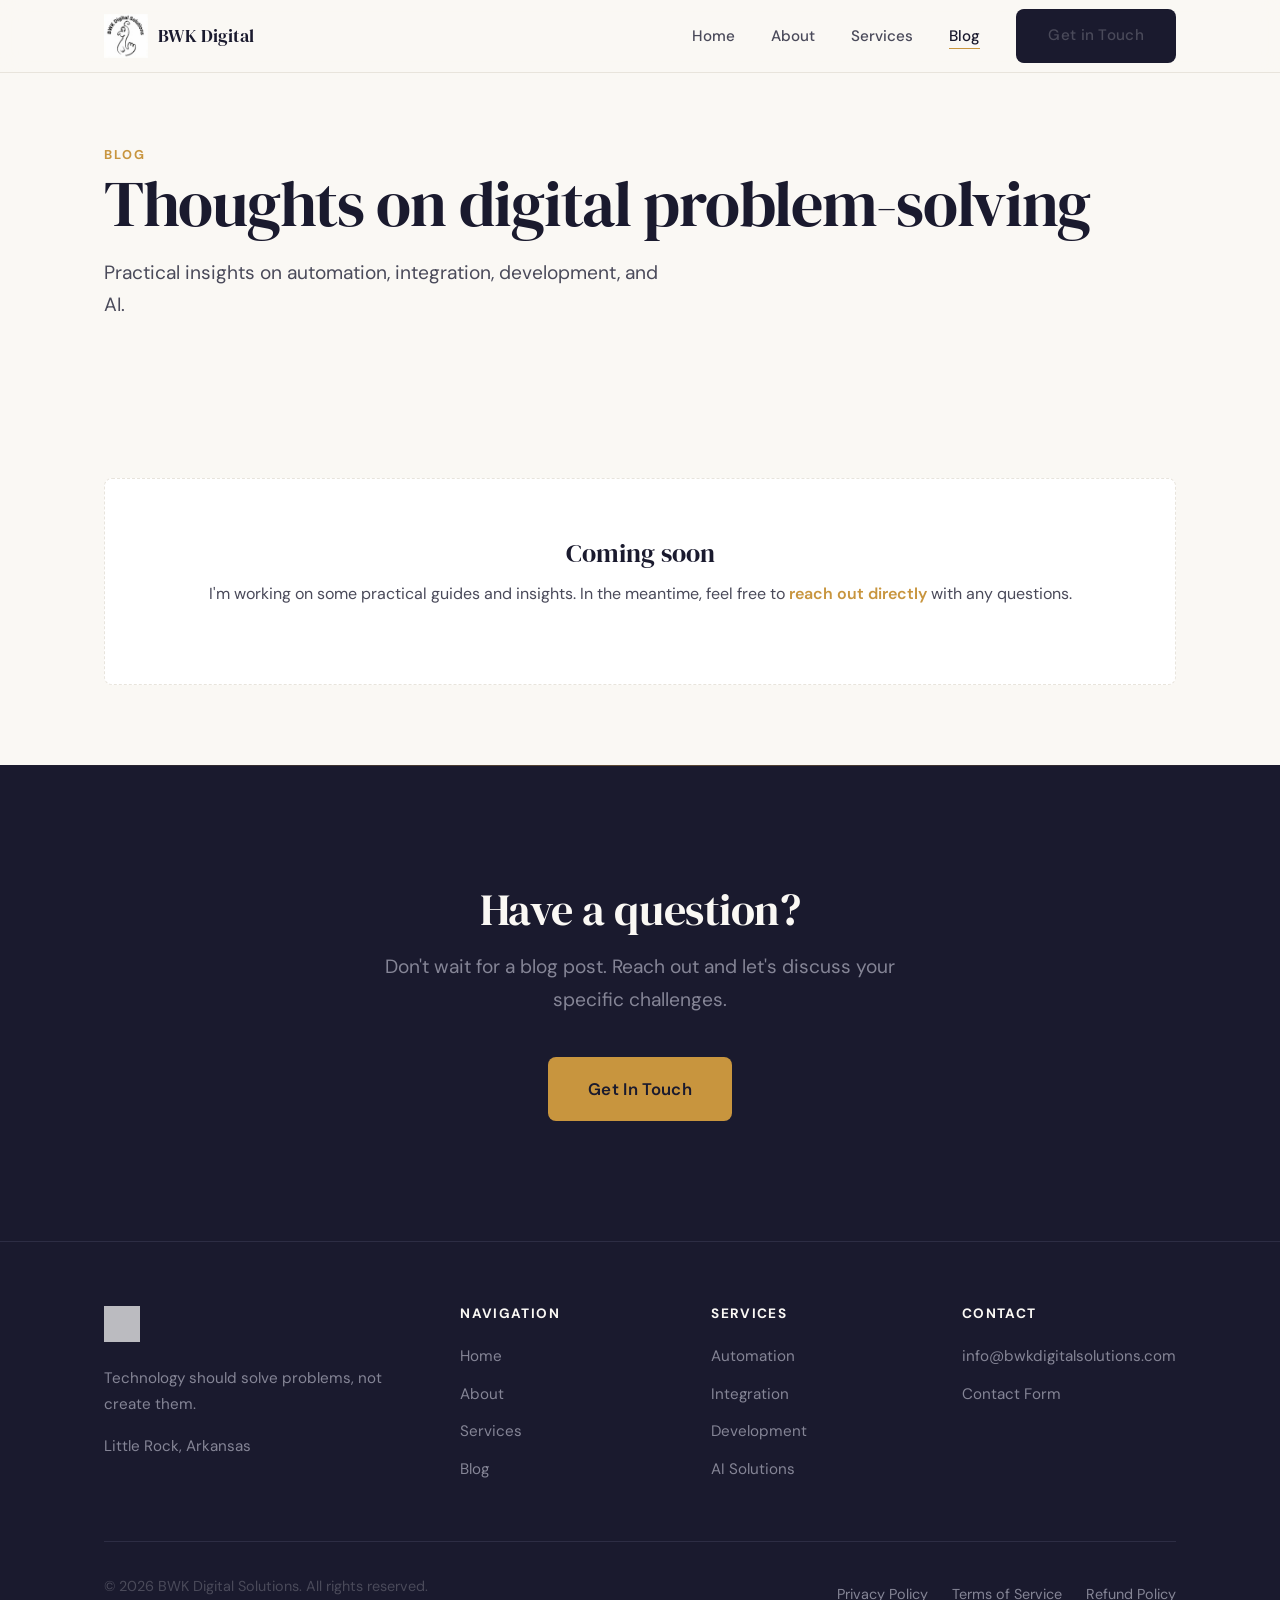
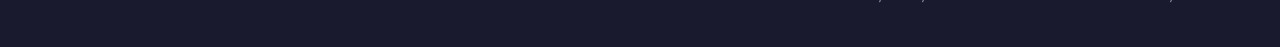
<file: blog.html>
<!DOCTYPE html>
<html lang="en">
<head>
    <meta charset="UTF-8">
    <meta name="viewport" content="width=device-width, initial-scale=1.0">
    <title>Blog | BWK Digital Solutions</title>
    <meta name="description" content="Practical insights on automation, integration, web development, and AI for businesses. By Bret Kramer at BWK Digital Solutions.">
    <meta name="author" content="Bret Kramer">
    <meta name="geo.region" content="US-AR">
    <meta name="geo.placename" content="Little Rock">
    <link rel="canonical" href="https://bwkdigitalsolutions.com/blog.html">
    <!-- Open Graph -->
    <meta property="og:title" content="Blog | BWK Digital Solutions">
    <meta property="og:description" content="Practical insights on automation, integration, web development, and AI for businesses.">
    <meta property="og:url" content="https://bwkdigitalsolutions.com/blog.html">
    <meta property="og:image" content="https://bwkdigitalsolutions.com/logo.jpg">
    <meta property="og:type" content="website">
    <meta property="og:site_name" content="BWK Digital Solutions">
    <!-- Twitter Card -->
    <meta name="twitter:card" content="summary_large_image">
    <meta name="twitter:title" content="Blog | BWK Digital Solutions">
    <meta name="twitter:description" content="Practical insights on automation, integration, web development, and AI for businesses.">
    <meta name="twitter:image" content="https://bwkdigitalsolutions.com/logo.jpg">
    <link rel="icon" type="image/png" sizes="32x32" href="favicon-32x32.png">
    <link rel="icon" type="image/png" sizes="16x16" href="favicon-16x16.png">
    <link rel="apple-touch-icon" sizes="180x180" href="apple-touch-icon.png">
    <meta name="theme-color" content="#1a1a2e">
    <link rel="preconnect" href="https://fonts.googleapis.com">
    <link rel="preconnect" href="https://fonts.gstatic.com" crossorigin>
    <link href="https://fonts.googleapis.com/css2?family=DM+Sans:wght@400;500;600;700&family=DM+Serif+Display&display=swap" rel="stylesheet">
    <link rel="stylesheet" href="styles.css?v=4">
    <script type="application/ld+json">
    {
        "@context": "https://schema.org",
        "@type": "Blog",
        "name": "BWK Digital Solutions Blog",
        "url": "https://bwkdigitalsolutions.com/blog.html",
        "description": "Insights and practical tips on automation, integration, web development, and AI for businesses.",
        "publisher": {
            "@type": "Organization",
            "name": "BWK Digital Solutions",
            "url": "https://bwkdigitalsolutions.com"
        }
    }
    </script>
</head>
<body>
    <a href="#main" class="skip-link">Skip to content</a>
    <nav class="navbar">
        <div class="container">
            <a href="index.html" class="logo">
                <img src="logo-sm.jpg" alt="BWK Digital Solutions" class="logo-img" width="44" height="44">
                <span class="logo-text">BWK Digital</span>
            </a>
            <button class="mobile-menu-btn" aria-label="Toggle menu" onclick="toggleMenu()">
                <span></span><span></span><span></span>
            </button>
            <ul class="nav-links" id="navLinks">
                <li><a href="index.html">Home</a></li>
                <li><a href="about.html">About</a></li>
                <li><a href="services.html">Services</a></li>
                <li><a href="blog.html" class="active">Blog</a></li>
                <li><a href="contact.html" class="btn btn-primary">Get in Touch</a></li>
            </ul>
        </div>
    </nav>

    <main id="main">
    <section class="page-header">
        <div class="container">
            <span class="section-label fade-up">Blog</span>
            <h1 class="fade-up fade-up-delay-1">Thoughts on digital problem-solving</h1>
            <p class="fade-up fade-up-delay-2">Practical insights on automation, integration, development, and AI.</p>
        </div>
    </section>

    <section class="blog-section">
        <div class="container">
            <div class="coming-soon fade-up">
                <h3>Coming soon</h3>
                <p>I'm working on some practical guides and insights. In the meantime, feel free to <a href="contact.html" class="coming-soon-link">reach out directly</a> with any questions.</p>
            </div>
        </div>
    </section>

    <section class="cta-section">
        <div class="container fade-up">
            <h2>Have a question?</h2>
            <p>Don't wait for a blog post. Reach out and let's discuss your specific challenges.</p>
            <a href="contact.html" class="btn btn-primary btn-large">Get In Touch</a>
        </div>
    </section>
    </main>

    <footer class="footer">
        <div class="container">
            <div class="footer-grid">
                <div class="footer-brand">
                    <img src="logo-sm.jpg" alt="BWK Digital Solutions" class="logo-img" width="36" height="36">
                    <p>Technology should solve problems, not create them.</p>
                    <p>Little Rock, Arkansas</p>
                </div>
                <div>
                    <h4>Navigation</h4>
                    <ul class="footer-links">
                        <li><a href="index.html">Home</a></li>
                        <li><a href="about.html">About</a></li>
                        <li><a href="services.html">Services</a></li>
                        <li><a href="blog.html">Blog</a></li>
                    </ul>
                </div>
                <div>
                    <h4>Services</h4>
                    <ul class="footer-links">
                        <li><a href="services.html">Automation</a></li>
                        <li><a href="services.html">Integration</a></li>
                        <li><a href="services.html">Development</a></li>
                        <li><a href="services.html">AI Solutions</a></li>
                    </ul>
                </div>
                <div>
                    <h4>Contact</h4>
                    <ul class="footer-links">
                        <li><a href="mailto:info@bwkdigitalsolutions.com">info@bwkdigitalsolutions.com</a></li>
                        <li><a href="contact.html">Contact Form</a></li>
                    </ul>
                </div>
            </div>
            <div class="footer-bottom">
                <p>&copy; 2026 BWK Digital Solutions. All rights reserved.</p>
                <div class="footer-legal">
                    <a href="privacy.html">Privacy Policy</a>
                    <a href="terms.html">Terms of Service</a>
                    <a href="refund.html">Refund Policy</a>
                </div>
            </div>
        </div>
    </footer>
    <script>
    function toggleMenu() {
        document.getElementById('navLinks').classList.toggle('active');
    }
    document.addEventListener('keydown', function(e) {
        if (e.key === 'Escape') document.getElementById('navLinks').classList.remove('active');
    });
    document.addEventListener('click', function(e) {
        var nav = document.getElementById('navLinks');
        var btn = document.querySelector('.mobile-menu-btn');
        if (!nav.contains(e.target) && !btn.contains(e.target)) nav.classList.remove('active');
    });
    document.querySelectorAll('.nav-links a').forEach(function(link) {
        link.addEventListener('click', function() { document.getElementById('navLinks').classList.remove('active'); });
    });
    var navbar = document.querySelector('.navbar');
    window.addEventListener('scroll', function() {
        navbar.classList.toggle('scrolled', window.scrollY > 20);
    }, { passive: true });
    var observer = new IntersectionObserver(function(entries) {
        entries.forEach(function(entry) {
            if (entry.isIntersecting) { entry.target.classList.add('visible'); observer.unobserve(entry.target); }
        });
    }, { threshold: 0.1, rootMargin: '0px 0px -40px 0px' });
    document.querySelectorAll('.fade-up').forEach(function(el) { observer.observe(el); });
    </script>
</body>
</html>
</file>
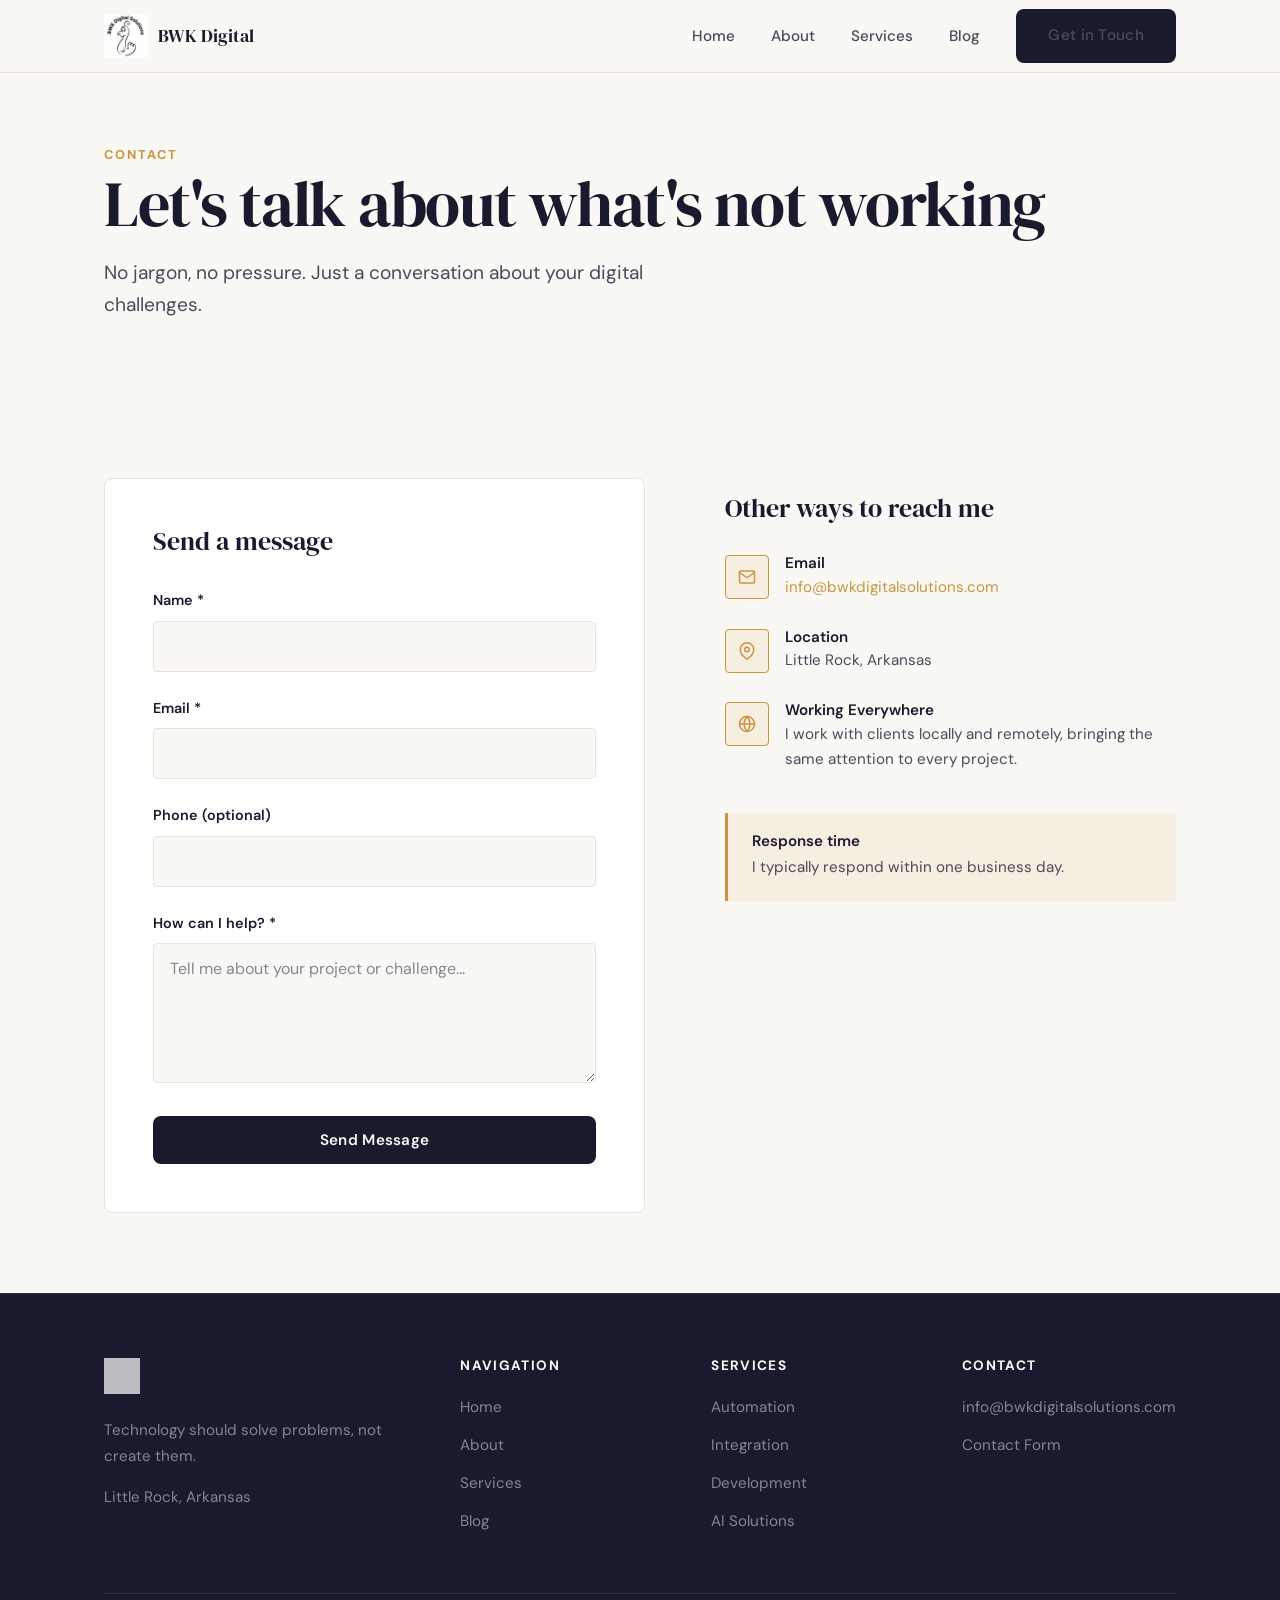
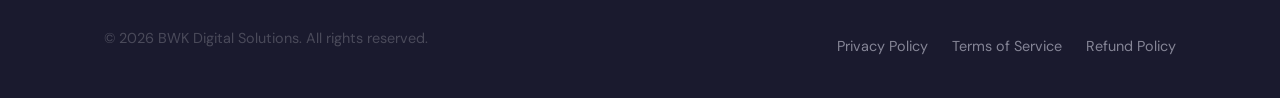
<file: contact.html>
<!DOCTYPE html>
<html lang="en">
<head>
    <meta charset="UTF-8">
    <meta name="viewport" content="width=device-width, initial-scale=1.0">
    <title>Contact | BWK Digital Solutions</title>
    <meta name="description" content="Get in touch with BWK Digital Solutions. Let's discuss your digital challenges and find practical solutions.">
    <meta name="author" content="Bret Kramer">
    <meta name="geo.region" content="US-AR">
    <meta name="geo.placename" content="Little Rock">
    <link rel="canonical" href="https://bwkdigitalsolutions.com/contact.html">
    <!-- Open Graph -->
    <meta property="og:title" content="Contact | BWK Digital Solutions">
    <meta property="og:description" content="Get in touch with BWK Digital Solutions. Let's discuss your digital challenges and find practical solutions.">
    <meta property="og:url" content="https://bwkdigitalsolutions.com/contact.html">
    <meta property="og:image" content="https://bwkdigitalsolutions.com/logo.jpg">
    <meta property="og:type" content="website">
    <meta property="og:site_name" content="BWK Digital Solutions">
    <!-- Twitter Card -->
    <meta name="twitter:card" content="summary_large_image">
    <meta name="twitter:title" content="Contact | BWK Digital Solutions">
    <meta name="twitter:description" content="Get in touch with BWK Digital Solutions. Let's discuss your digital challenges.">
    <meta name="twitter:image" content="https://bwkdigitalsolutions.com/logo.jpg">
    <link rel="icon" type="image/png" sizes="32x32" href="favicon-32x32.png">
    <link rel="icon" type="image/png" sizes="16x16" href="favicon-16x16.png">
    <link rel="apple-touch-icon" sizes="180x180" href="apple-touch-icon.png">
    <meta name="theme-color" content="#1a1a2e">
    <link rel="preconnect" href="https://fonts.googleapis.com">
    <link rel="preconnect" href="https://fonts.gstatic.com" crossorigin>
    <link href="https://fonts.googleapis.com/css2?family=DM+Sans:wght@400;500;600;700&family=DM+Serif+Display&display=swap" rel="stylesheet">
    <link rel="stylesheet" href="styles.css?v=4">
    <script type="application/ld+json">
    {
        "@context": "https://schema.org",
        "@type": "ContactPage",
        "name": "Contact BWK Digital Solutions",
        "url": "https://bwkdigitalsolutions.com/contact.html",
        "mainEntity": {
            "@type": "Organization",
            "name": "BWK Digital Solutions",
            "email": "info@bwkdigitalsolutions.com",
            "address": {
                "@type": "PostalAddress",
                "addressLocality": "Little Rock",
                "addressRegion": "AR",
                "addressCountry": "US"
            }
        }
    }
    </script>
</head>
<body>
    <a href="#main" class="skip-link">Skip to content</a>
    <nav class="navbar">
        <div class="container">
            <a href="index.html" class="logo">
                <img src="logo-sm.jpg" alt="BWK Digital Solutions" class="logo-img" width="44" height="44">
                <span class="logo-text">BWK Digital</span>
            </a>
            <button class="mobile-menu-btn" aria-label="Toggle menu" onclick="toggleMenu()">
                <span></span><span></span><span></span>
            </button>
            <ul class="nav-links" id="navLinks">
                <li><a href="index.html">Home</a></li>
                <li><a href="about.html">About</a></li>
                <li><a href="services.html">Services</a></li>
                <li><a href="blog.html">Blog</a></li>
                <li><a href="contact.html" class="btn btn-primary active">Get in Touch</a></li>
            </ul>
        </div>
    </nav>

    <main id="main">
    <section class="page-header">
        <div class="container">
            <span class="section-label fade-up">Contact</span>
            <h1 class="fade-up fade-up-delay-1">Let's talk about what's not working</h1>
            <p class="fade-up fade-up-delay-2">No jargon, no pressure. Just a conversation about your digital challenges.</p>
        </div>
    </section>

    <section class="contact-section">
        <div class="container">
            <div class="contact-grid">
                <div class="contact-form fade-up">
                    <h3>Send a message</h3>
                    <form action="https://formspree.io/f/xnjojlrq" method="POST">
                        <div class="form-group">
                            <label for="name">Name *</label>
                            <input type="text" id="name" name="name" required>
                        </div>
                        <div class="form-group">
                            <label for="email">Email *</label>
                            <input type="email" id="email" name="email" required>
                        </div>
                        <div class="form-group">
                            <label for="phone">Phone (optional)</label>
                            <input type="tel" id="phone" name="phone">
                        </div>
                        <div class="form-group">
                            <label for="message">How can I help? *</label>
                            <textarea id="message" name="message" required placeholder="Tell me about your project or challenge..."></textarea>
                        </div>
                        <button type="submit" class="btn btn-primary submit-full">Send Message</button>
                    </form>
                </div>
                <div class="contact-info fade-up fade-up-delay-1">
                    <h3>Other ways to reach me</h3>
                    <div class="info-item">
                        <div class="info-icon">
                            <svg width="18" height="18" viewBox="0 0 24 24" fill="none" stroke="currentColor" stroke-width="2" stroke-linecap="round" stroke-linejoin="round"><path d="M4 4h16c1.1 0 2 .9 2 2v12c0 1.1-.9 2-2 2H4c-1.1 0-2-.9-2-2V6c0-1.1.9-2 2-2z"/><polyline points="22,6 12,13 2,6"/></svg>
                        </div>
                        <div class="info-content">
                            <h4>Email</h4>
                            <p><a href="mailto:info@bwkdigitalsolutions.com" class="email-link">info@bwkdigitalsolutions.com</a></p>
                        </div>
                    </div>
                    <div class="info-item">
                        <div class="info-icon">
                            <svg width="18" height="18" viewBox="0 0 24 24" fill="none" stroke="currentColor" stroke-width="2" stroke-linecap="round" stroke-linejoin="round"><path d="M21 10c0 7-9 13-9 13s-9-6-9-13a9 9 0 0 1 18 0z"/><circle cx="12" cy="10" r="3"/></svg>
                        </div>
                        <div class="info-content">
                            <h4>Location</h4>
                            <p>Little Rock, Arkansas</p>
                        </div>
                    </div>
                    <div class="info-item">
                        <div class="info-icon">
                            <svg width="18" height="18" viewBox="0 0 24 24" fill="none" stroke="currentColor" stroke-width="2" stroke-linecap="round" stroke-linejoin="round"><circle cx="12" cy="12" r="10"/><line x1="2" y1="12" x2="22" y2="12"/><path d="M12 2a15.3 15.3 0 0 1 4 10 15.3 15.3 0 0 1-4 10 15.3 15.3 0 0 1-4-10 15.3 15.3 0 0 1 4-10z"/></svg>
                        </div>
                        <div class="info-content">
                            <h4>Working Everywhere</h4>
                            <p>I work with clients locally and remotely, bringing the same attention to every project.</p>
                        </div>
                    </div>
                    <div class="response-note">
                        <h4>Response time</h4>
                        <p>I typically respond within one business day.</p>
                    </div>
                </div>
            </div>
        </div>
    </section>
    </main>

    <footer class="footer">
        <div class="container">
            <div class="footer-grid">
                <div class="footer-brand">
                    <img src="logo-sm.jpg" alt="BWK Digital Solutions" class="logo-img" width="36" height="36">
                    <p>Technology should solve problems, not create them.</p>
                    <p>Little Rock, Arkansas</p>
                </div>
                <div>
                    <h4>Navigation</h4>
                    <ul class="footer-links">
                        <li><a href="index.html">Home</a></li>
                        <li><a href="about.html">About</a></li>
                        <li><a href="services.html">Services</a></li>
                        <li><a href="blog.html">Blog</a></li>
                    </ul>
                </div>
                <div>
                    <h4>Services</h4>
                    <ul class="footer-links">
                        <li><a href="services.html">Automation</a></li>
                        <li><a href="services.html">Integration</a></li>
                        <li><a href="services.html">Development</a></li>
                        <li><a href="services.html">AI Solutions</a></li>
                    </ul>
                </div>
                <div>
                    <h4>Contact</h4>
                    <ul class="footer-links">
                        <li><a href="mailto:info@bwkdigitalsolutions.com">info@bwkdigitalsolutions.com</a></li>
                        <li><a href="contact.html">Contact Form</a></li>
                    </ul>
                </div>
            </div>
            <div class="footer-bottom">
                <p>&copy; 2026 BWK Digital Solutions. All rights reserved.</p>
                <div class="footer-legal">
                    <a href="privacy.html">Privacy Policy</a>
                    <a href="terms.html">Terms of Service</a>
                    <a href="refund.html">Refund Policy</a>
                </div>
            </div>
        </div>
    </footer>
    <script>
    function toggleMenu() {
        document.getElementById('navLinks').classList.toggle('active');
    }
    document.addEventListener('keydown', function(e) {
        if (e.key === 'Escape') document.getElementById('navLinks').classList.remove('active');
    });
    document.addEventListener('click', function(e) {
        var nav = document.getElementById('navLinks');
        var btn = document.querySelector('.mobile-menu-btn');
        if (!nav.contains(e.target) && !btn.contains(e.target)) nav.classList.remove('active');
    });
    document.querySelectorAll('.nav-links a').forEach(function(link) {
        link.addEventListener('click', function() { document.getElementById('navLinks').classList.remove('active'); });
    });
    var navbar = document.querySelector('.navbar');
    window.addEventListener('scroll', function() {
        navbar.classList.toggle('scrolled', window.scrollY > 20);
    }, { passive: true });
    var observer = new IntersectionObserver(function(entries) {
        entries.forEach(function(entry) {
            if (entry.isIntersecting) { entry.target.classList.add('visible'); observer.unobserve(entry.target); }
        });
    }, { threshold: 0.1, rootMargin: '0px 0px -40px 0px' });
    document.querySelectorAll('.fade-up').forEach(function(el) { observer.observe(el); });
    </script>
</body>
</html>
</file>
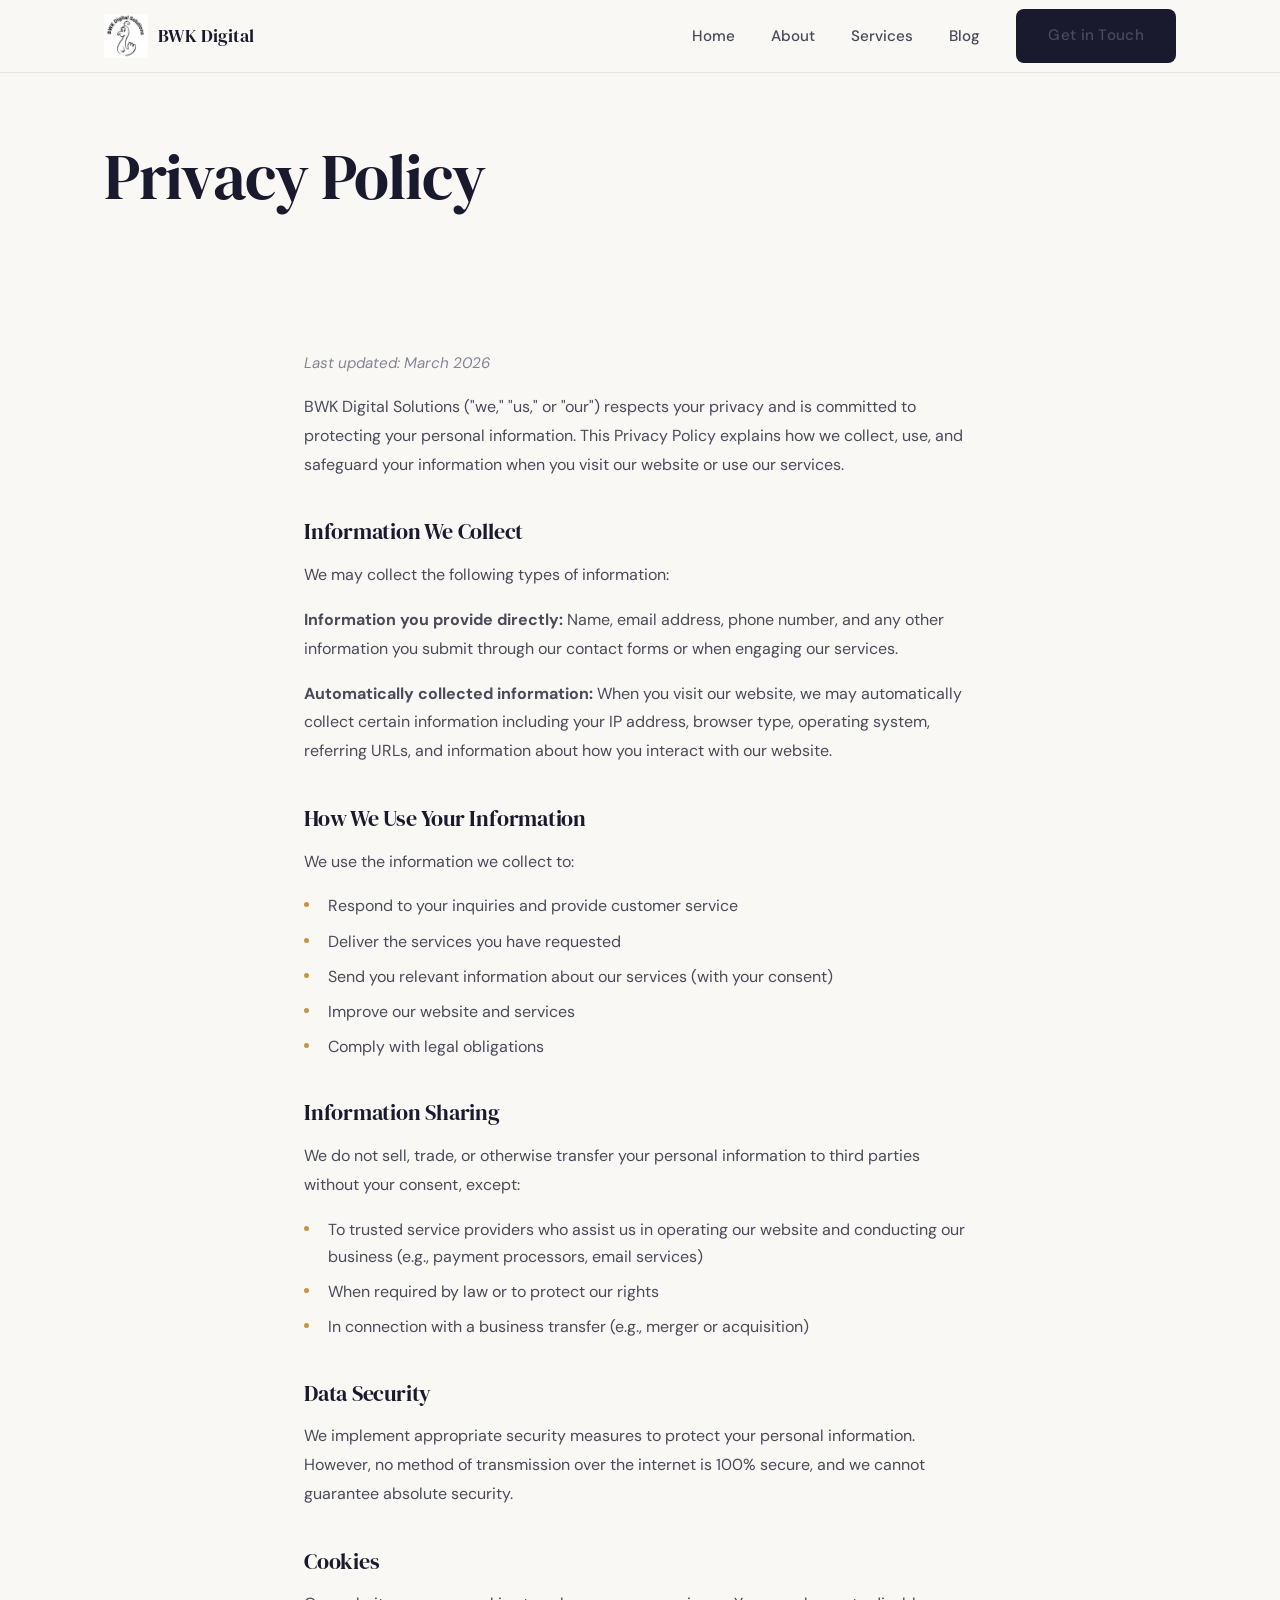
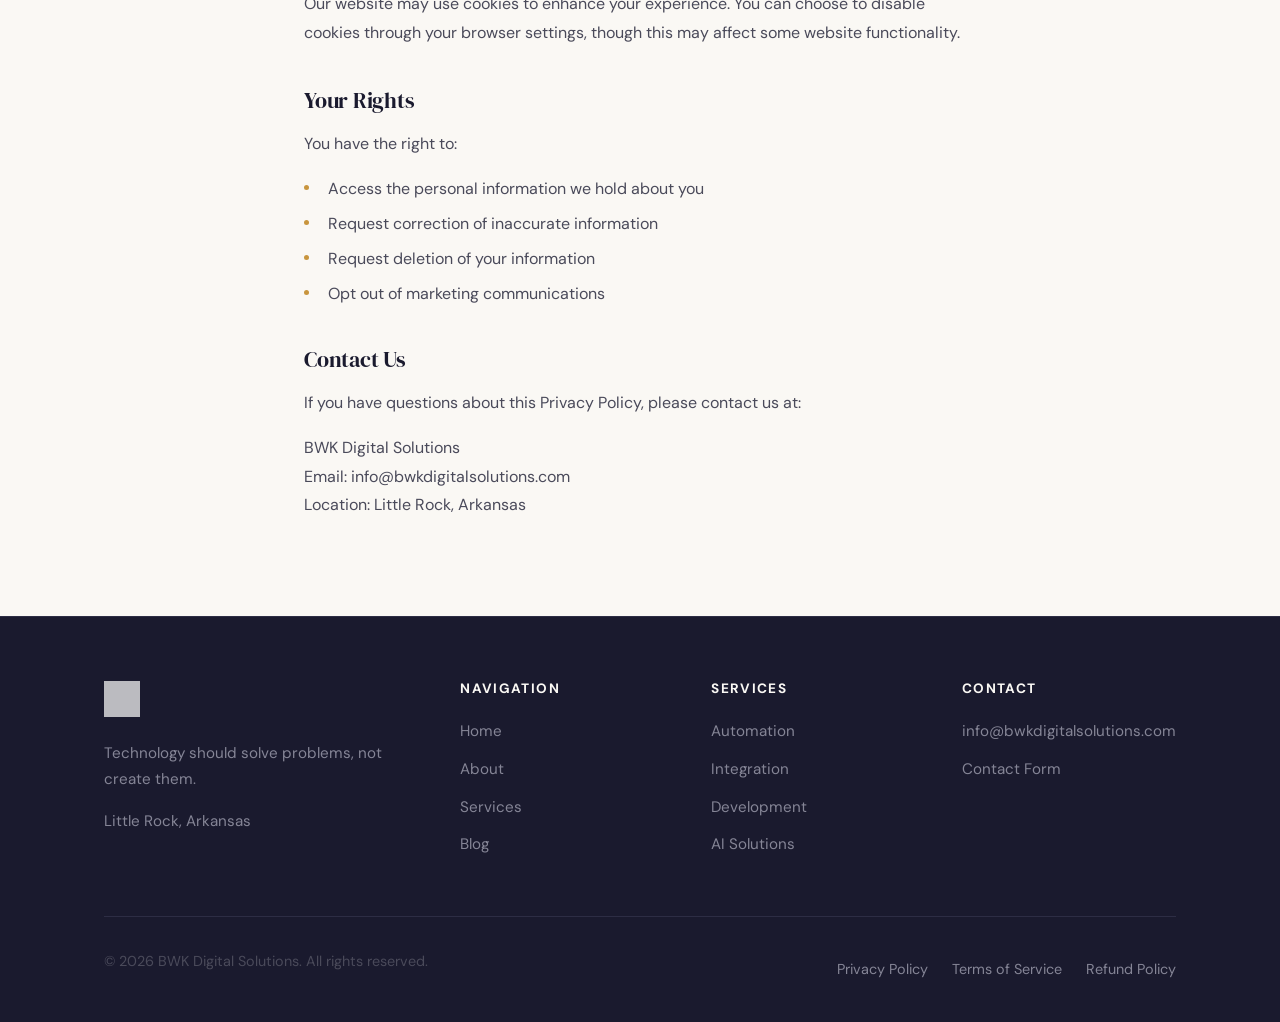
<file: privacy.html>
<!DOCTYPE html>
<html lang="en">
<head>
    <meta charset="UTF-8">
    <meta name="viewport" content="width=device-width, initial-scale=1.0">
    <title>Privacy Policy | BWK Digital Solutions</title>
    <meta name="description" content="Privacy Policy for BWK Digital Solutions">
    <link rel="canonical" href="https://bwkdigitalsolutions.com/privacy.html">
    <meta property="og:title" content="Privacy Policy | BWK Digital Solutions">
    <meta property="og:description" content="Privacy Policy for BWK Digital Solutions">
    <meta property="og:url" content="https://bwkdigitalsolutions.com/privacy.html">
    <meta property="og:image" content="https://bwkdigitalsolutions.com/logo.jpg">
    <meta property="og:type" content="website">
    <meta property="og:site_name" content="BWK Digital Solutions">
    <meta name="twitter:card" content="summary">
    <meta name="twitter:title" content="Privacy Policy | BWK Digital Solutions">
    <meta name="twitter:description" content="Privacy Policy for BWK Digital Solutions">
    <link rel="icon" type="image/png" sizes="32x32" href="favicon-32x32.png">
    <link rel="icon" type="image/png" sizes="16x16" href="favicon-16x16.png">
    <link rel="apple-touch-icon" sizes="180x180" href="apple-touch-icon.png">
    <meta name="theme-color" content="#1a1a2e">
    <link rel="preconnect" href="https://fonts.googleapis.com">
    <link rel="preconnect" href="https://fonts.gstatic.com" crossorigin>
    <link href="https://fonts.googleapis.com/css2?family=DM+Sans:wght@400;500;600;700&family=DM+Serif+Display&display=swap" rel="stylesheet">
    <link rel="stylesheet" href="styles.css?v=4">
</head>
<body>
    <a href="#main" class="skip-link">Skip to content</a>
    <nav class="navbar">
        <div class="container">
            <a href="index.html" class="logo">
                <img src="logo-sm.jpg" alt="BWK Digital Solutions" class="logo-img" width="44" height="44">
                <span class="logo-text">BWK Digital</span>
            </a>
            <button class="mobile-menu-btn" aria-label="Toggle menu" onclick="toggleMenu()">
                <span></span><span></span><span></span>
            </button>
            <ul class="nav-links" id="navLinks">
                <li><a href="index.html">Home</a></li>
                <li><a href="about.html">About</a></li>
                <li><a href="services.html">Services</a></li>
                <li><a href="blog.html">Blog</a></li>
                <li><a href="contact.html" class="btn btn-primary">Get in Touch</a></li>
            </ul>
        </div>
    </nav>

    <main id="main">
    <section class="page-header">
        <div class="container">
            <h1>Privacy Policy</h1>
        </div>
    </section>

    <section class="legal-content">
        <div class="container">
            <p class="last-updated">Last updated: March 2026</p>

            <p>BWK Digital Solutions ("we," "us," or "our") respects your privacy and is committed to protecting your personal information. This Privacy Policy explains how we collect, use, and safeguard your information when you visit our website or use our services.</p>

            <h2>Information We Collect</h2>
            <p>We may collect the following types of information:</p>
            <p><strong>Information you provide directly:</strong> Name, email address, phone number, and any other information you submit through our contact forms or when engaging our services.</p>
            <p><strong>Automatically collected information:</strong> When you visit our website, we may automatically collect certain information including your IP address, browser type, operating system, referring URLs, and information about how you interact with our website.</p>

            <h2>How We Use Your Information</h2>
            <p>We use the information we collect to:</p>
            <ul>
                <li>Respond to your inquiries and provide customer service</li>
                <li>Deliver the services you have requested</li>
                <li>Send you relevant information about our services (with your consent)</li>
                <li>Improve our website and services</li>
                <li>Comply with legal obligations</li>
            </ul>

            <h2>Information Sharing</h2>
            <p>We do not sell, trade, or otherwise transfer your personal information to third parties without your consent, except:</p>
            <ul>
                <li>To trusted service providers who assist us in operating our website and conducting our business (e.g., payment processors, email services)</li>
                <li>When required by law or to protect our rights</li>
                <li>In connection with a business transfer (e.g., merger or acquisition)</li>
            </ul>

            <h2>Data Security</h2>
            <p>We implement appropriate security measures to protect your personal information. However, no method of transmission over the internet is 100% secure, and we cannot guarantee absolute security.</p>

            <h2>Cookies</h2>
            <p>Our website may use cookies to enhance your experience. You can choose to disable cookies through your browser settings, though this may affect some website functionality.</p>

            <h2>Your Rights</h2>
            <p>You have the right to:</p>
            <ul>
                <li>Access the personal information we hold about you</li>
                <li>Request correction of inaccurate information</li>
                <li>Request deletion of your information</li>
                <li>Opt out of marketing communications</li>
            </ul>

            <h2>Contact Us</h2>
            <p>If you have questions about this Privacy Policy, please contact us at:</p>
            <p>BWK Digital Solutions<br>
            Email: <a href="mailto:info@bwkdigitalsolutions.com">info@bwkdigitalsolutions.com</a><br>
            Location: Little Rock, Arkansas</p>
        </div>
    </section>
    </main>

    <footer class="footer">
        <div class="container">
            <div class="footer-grid">
                <div class="footer-brand">
                    <img src="logo-sm.jpg" alt="BWK Digital Solutions" class="logo-img" width="36" height="36">
                    <p>Technology should solve problems, not create them.</p>
                    <p>Little Rock, Arkansas</p>
                </div>
                <div>
                    <h4>Navigation</h4>
                    <ul class="footer-links">
                        <li><a href="index.html">Home</a></li>
                        <li><a href="about.html">About</a></li>
                        <li><a href="services.html">Services</a></li>
                        <li><a href="blog.html">Blog</a></li>
                    </ul>
                </div>
                <div>
                    <h4>Services</h4>
                    <ul class="footer-links">
                        <li><a href="services.html">Automation</a></li>
                        <li><a href="services.html">Integration</a></li>
                        <li><a href="services.html">Development</a></li>
                        <li><a href="services.html">AI Solutions</a></li>
                    </ul>
                </div>
                <div>
                    <h4>Contact</h4>
                    <ul class="footer-links">
                        <li><a href="mailto:info@bwkdigitalsolutions.com">info@bwkdigitalsolutions.com</a></li>
                        <li><a href="contact.html">Contact Form</a></li>
                    </ul>
                </div>
            </div>
            <div class="footer-bottom">
                <p>&copy; 2026 BWK Digital Solutions. All rights reserved.</p>
                <div class="footer-legal">
                    <a href="privacy.html">Privacy Policy</a>
                    <a href="terms.html">Terms of Service</a>
                    <a href="refund.html">Refund Policy</a>
                </div>
            </div>
        </div>
    </footer>
    <script>
    function toggleMenu() {
        document.getElementById('navLinks').classList.toggle('active');
    }
    document.addEventListener('keydown', function(e) {
        if (e.key === 'Escape') document.getElementById('navLinks').classList.remove('active');
    });
    document.addEventListener('click', function(e) {
        var nav = document.getElementById('navLinks');
        var btn = document.querySelector('.mobile-menu-btn');
        if (!nav.contains(e.target) && !btn.contains(e.target)) nav.classList.remove('active');
    });
    document.querySelectorAll('.nav-links a').forEach(function(link) {
        link.addEventListener('click', function() { document.getElementById('navLinks').classList.remove('active'); });
    });
    var navbar = document.querySelector('.navbar');
    window.addEventListener('scroll', function() {
        navbar.classList.toggle('scrolled', window.scrollY > 20);
    }, { passive: true });
    var observer = new IntersectionObserver(function(entries) {
        entries.forEach(function(entry) {
            if (entry.isIntersecting) { entry.target.classList.add('visible'); observer.unobserve(entry.target); }
        });
    }, { threshold: 0.1, rootMargin: '0px 0px -40px 0px' });
    document.querySelectorAll('.fade-up').forEach(function(el) { observer.observe(el); });
    </script>
</body>
</html>
</file>
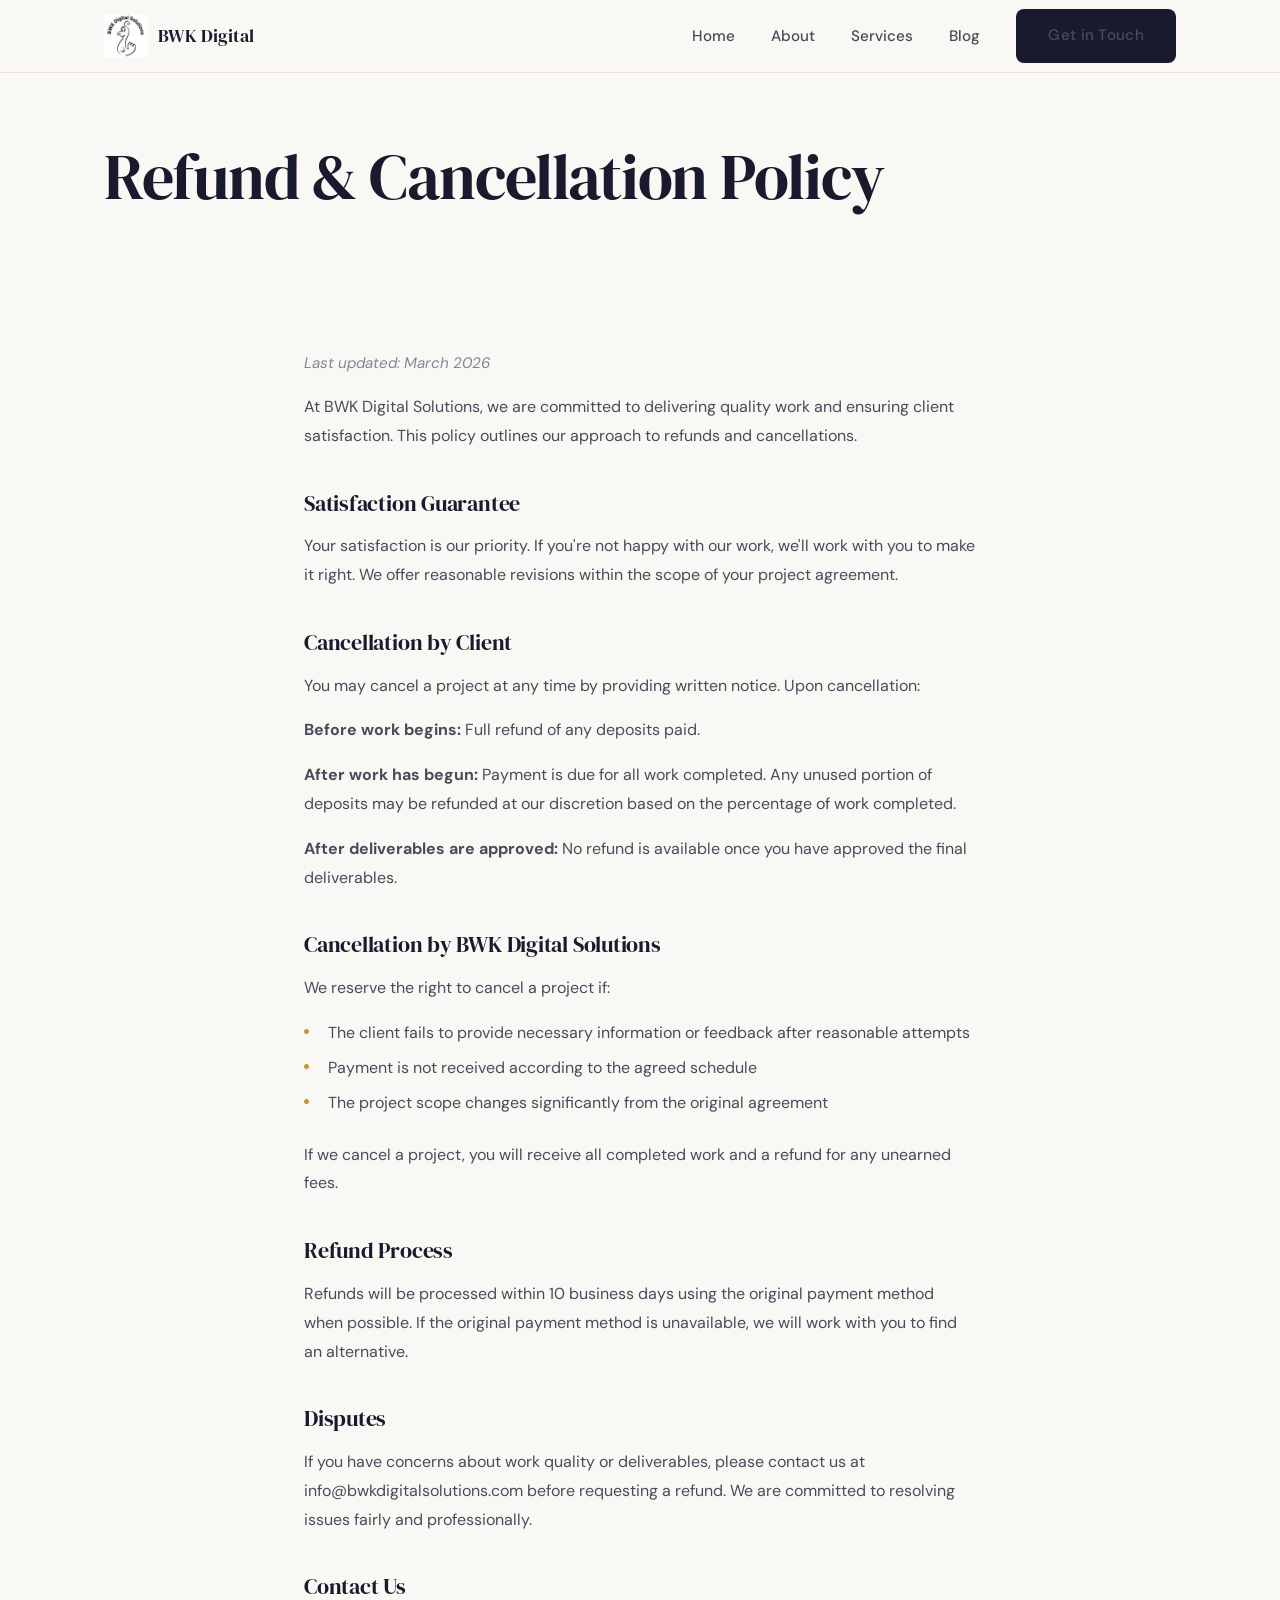
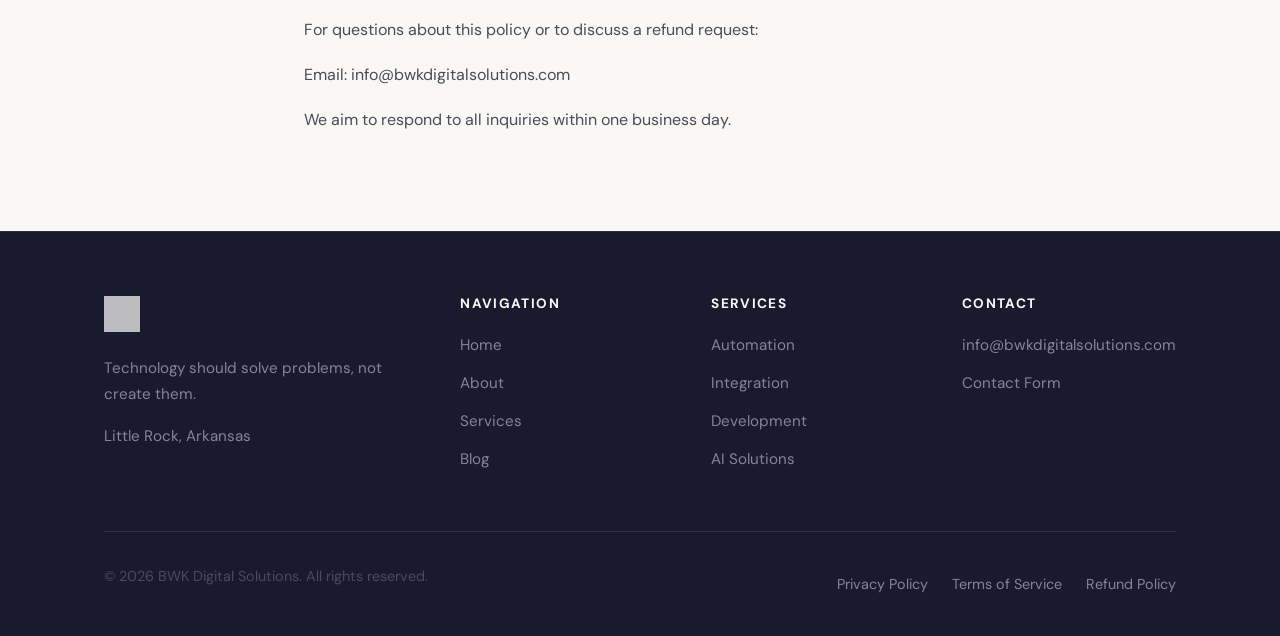
<file: refund.html>
<!DOCTYPE html>
<html lang="en">
<head>
    <meta charset="UTF-8">
    <meta name="viewport" content="width=device-width, initial-scale=1.0">
    <title>Refund Policy | BWK Digital Solutions</title>
    <meta name="description" content="Refund and Cancellation Policy for BWK Digital Solutions">
    <link rel="canonical" href="https://bwkdigitalsolutions.com/refund.html">
    <meta property="og:title" content="Refund Policy | BWK Digital Solutions">
    <meta property="og:description" content="Refund and Cancellation Policy for BWK Digital Solutions">
    <meta property="og:url" content="https://bwkdigitalsolutions.com/refund.html">
    <meta property="og:image" content="https://bwkdigitalsolutions.com/logo.jpg">
    <meta property="og:type" content="website">
    <meta property="og:site_name" content="BWK Digital Solutions">
    <meta name="twitter:card" content="summary">
    <meta name="twitter:title" content="Refund Policy | BWK Digital Solutions">
    <meta name="twitter:description" content="Refund and Cancellation Policy for BWK Digital Solutions">
    <link rel="icon" type="image/png" sizes="32x32" href="favicon-32x32.png">
    <link rel="icon" type="image/png" sizes="16x16" href="favicon-16x16.png">
    <link rel="apple-touch-icon" sizes="180x180" href="apple-touch-icon.png">
    <meta name="theme-color" content="#1a1a2e">
    <link rel="preconnect" href="https://fonts.googleapis.com">
    <link rel="preconnect" href="https://fonts.gstatic.com" crossorigin>
    <link href="https://fonts.googleapis.com/css2?family=DM+Sans:wght@400;500;600;700&family=DM+Serif+Display&display=swap" rel="stylesheet">
    <link rel="stylesheet" href="styles.css?v=4">
</head>
<body>
    <a href="#main" class="skip-link">Skip to content</a>
    <nav class="navbar">
        <div class="container">
            <a href="index.html" class="logo">
                <img src="logo-sm.jpg" alt="BWK Digital Solutions" class="logo-img" width="44" height="44">
                <span class="logo-text">BWK Digital</span>
            </a>
            <button class="mobile-menu-btn" aria-label="Toggle menu" onclick="toggleMenu()">
                <span></span><span></span><span></span>
            </button>
            <ul class="nav-links" id="navLinks">
                <li><a href="index.html">Home</a></li>
                <li><a href="about.html">About</a></li>
                <li><a href="services.html">Services</a></li>
                <li><a href="blog.html">Blog</a></li>
                <li><a href="contact.html" class="btn btn-primary">Get in Touch</a></li>
            </ul>
        </div>
    </nav>

    <main id="main">
    <section class="page-header">
        <div class="container">
            <h1>Refund & Cancellation Policy</h1>
        </div>
    </section>

    <section class="legal-content">
        <div class="container">
            <p class="last-updated">Last updated: March 2026</p>

            <p>At BWK Digital Solutions, we are committed to delivering quality work and ensuring client satisfaction. This policy outlines our approach to refunds and cancellations.</p>

            <h2>Satisfaction Guarantee</h2>
            <p>Your satisfaction is our priority. If you're not happy with our work, we'll work with you to make it right. We offer reasonable revisions within the scope of your project agreement.</p>

            <h2>Cancellation by Client</h2>
            <p>You may cancel a project at any time by providing written notice. Upon cancellation:</p>
            <p><strong>Before work begins:</strong> Full refund of any deposits paid.</p>
            <p><strong>After work has begun:</strong> Payment is due for all work completed. Any unused portion of deposits may be refunded at our discretion based on the percentage of work completed.</p>
            <p><strong>After deliverables are approved:</strong> No refund is available once you have approved the final deliverables.</p>

            <h2>Cancellation by BWK Digital Solutions</h2>
            <p>We reserve the right to cancel a project if:</p>
            <ul>
                <li>The client fails to provide necessary information or feedback after reasonable attempts</li>
                <li>Payment is not received according to the agreed schedule</li>
                <li>The project scope changes significantly from the original agreement</li>
            </ul>
            <p>If we cancel a project, you will receive all completed work and a refund for any unearned fees.</p>

            <h2>Refund Process</h2>
            <p>Refunds will be processed within 10 business days using the original payment method when possible. If the original payment method is unavailable, we will work with you to find an alternative.</p>

            <h2>Disputes</h2>
            <p>If you have concerns about work quality or deliverables, please contact us at <a href="mailto:info@bwkdigitalsolutions.com">info@bwkdigitalsolutions.com</a> before requesting a refund. We are committed to resolving issues fairly and professionally.</p>

            <h2>Contact Us</h2>
            <p>For questions about this policy or to discuss a refund request:</p>
            <p>Email: <a href="mailto:info@bwkdigitalsolutions.com">info@bwkdigitalsolutions.com</a></p>
            <p>We aim to respond to all inquiries within one business day.</p>
        </div>
    </section>
    </main>

    <footer class="footer">
        <div class="container">
            <div class="footer-grid">
                <div class="footer-brand">
                    <img src="logo-sm.jpg" alt="BWK Digital Solutions" class="logo-img" width="36" height="36">
                    <p>Technology should solve problems, not create them.</p>
                    <p>Little Rock, Arkansas</p>
                </div>
                <div>
                    <h4>Navigation</h4>
                    <ul class="footer-links">
                        <li><a href="index.html">Home</a></li>
                        <li><a href="about.html">About</a></li>
                        <li><a href="services.html">Services</a></li>
                        <li><a href="blog.html">Blog</a></li>
                    </ul>
                </div>
                <div>
                    <h4>Services</h4>
                    <ul class="footer-links">
                        <li><a href="services.html">Automation</a></li>
                        <li><a href="services.html">Integration</a></li>
                        <li><a href="services.html">Development</a></li>
                        <li><a href="services.html">AI Solutions</a></li>
                    </ul>
                </div>
                <div>
                    <h4>Contact</h4>
                    <ul class="footer-links">
                        <li><a href="mailto:info@bwkdigitalsolutions.com">info@bwkdigitalsolutions.com</a></li>
                        <li><a href="contact.html">Contact Form</a></li>
                    </ul>
                </div>
            </div>
            <div class="footer-bottom">
                <p>&copy; 2026 BWK Digital Solutions. All rights reserved.</p>
                <div class="footer-legal">
                    <a href="privacy.html">Privacy Policy</a>
                    <a href="terms.html">Terms of Service</a>
                    <a href="refund.html">Refund Policy</a>
                </div>
            </div>
        </div>
    </footer>
    <script>
    function toggleMenu() {
        document.getElementById('navLinks').classList.toggle('active');
    }
    document.addEventListener('keydown', function(e) {
        if (e.key === 'Escape') document.getElementById('navLinks').classList.remove('active');
    });
    document.addEventListener('click', function(e) {
        var nav = document.getElementById('navLinks');
        var btn = document.querySelector('.mobile-menu-btn');
        if (!nav.contains(e.target) && !btn.contains(e.target)) nav.classList.remove('active');
    });
    document.querySelectorAll('.nav-links a').forEach(function(link) {
        link.addEventListener('click', function() { document.getElementById('navLinks').classList.remove('active'); });
    });
    var navbar = document.querySelector('.navbar');
    window.addEventListener('scroll', function() {
        navbar.classList.toggle('scrolled', window.scrollY > 20);
    }, { passive: true });
    var observer = new IntersectionObserver(function(entries) {
        entries.forEach(function(entry) {
            if (entry.isIntersecting) { entry.target.classList.add('visible'); observer.unobserve(entry.target); }
        });
    }, { threshold: 0.1, rootMargin: '0px 0px -40px 0px' });
    document.querySelectorAll('.fade-up').forEach(function(el) { observer.observe(el); });
    </script>
</body>
</html>
</file>
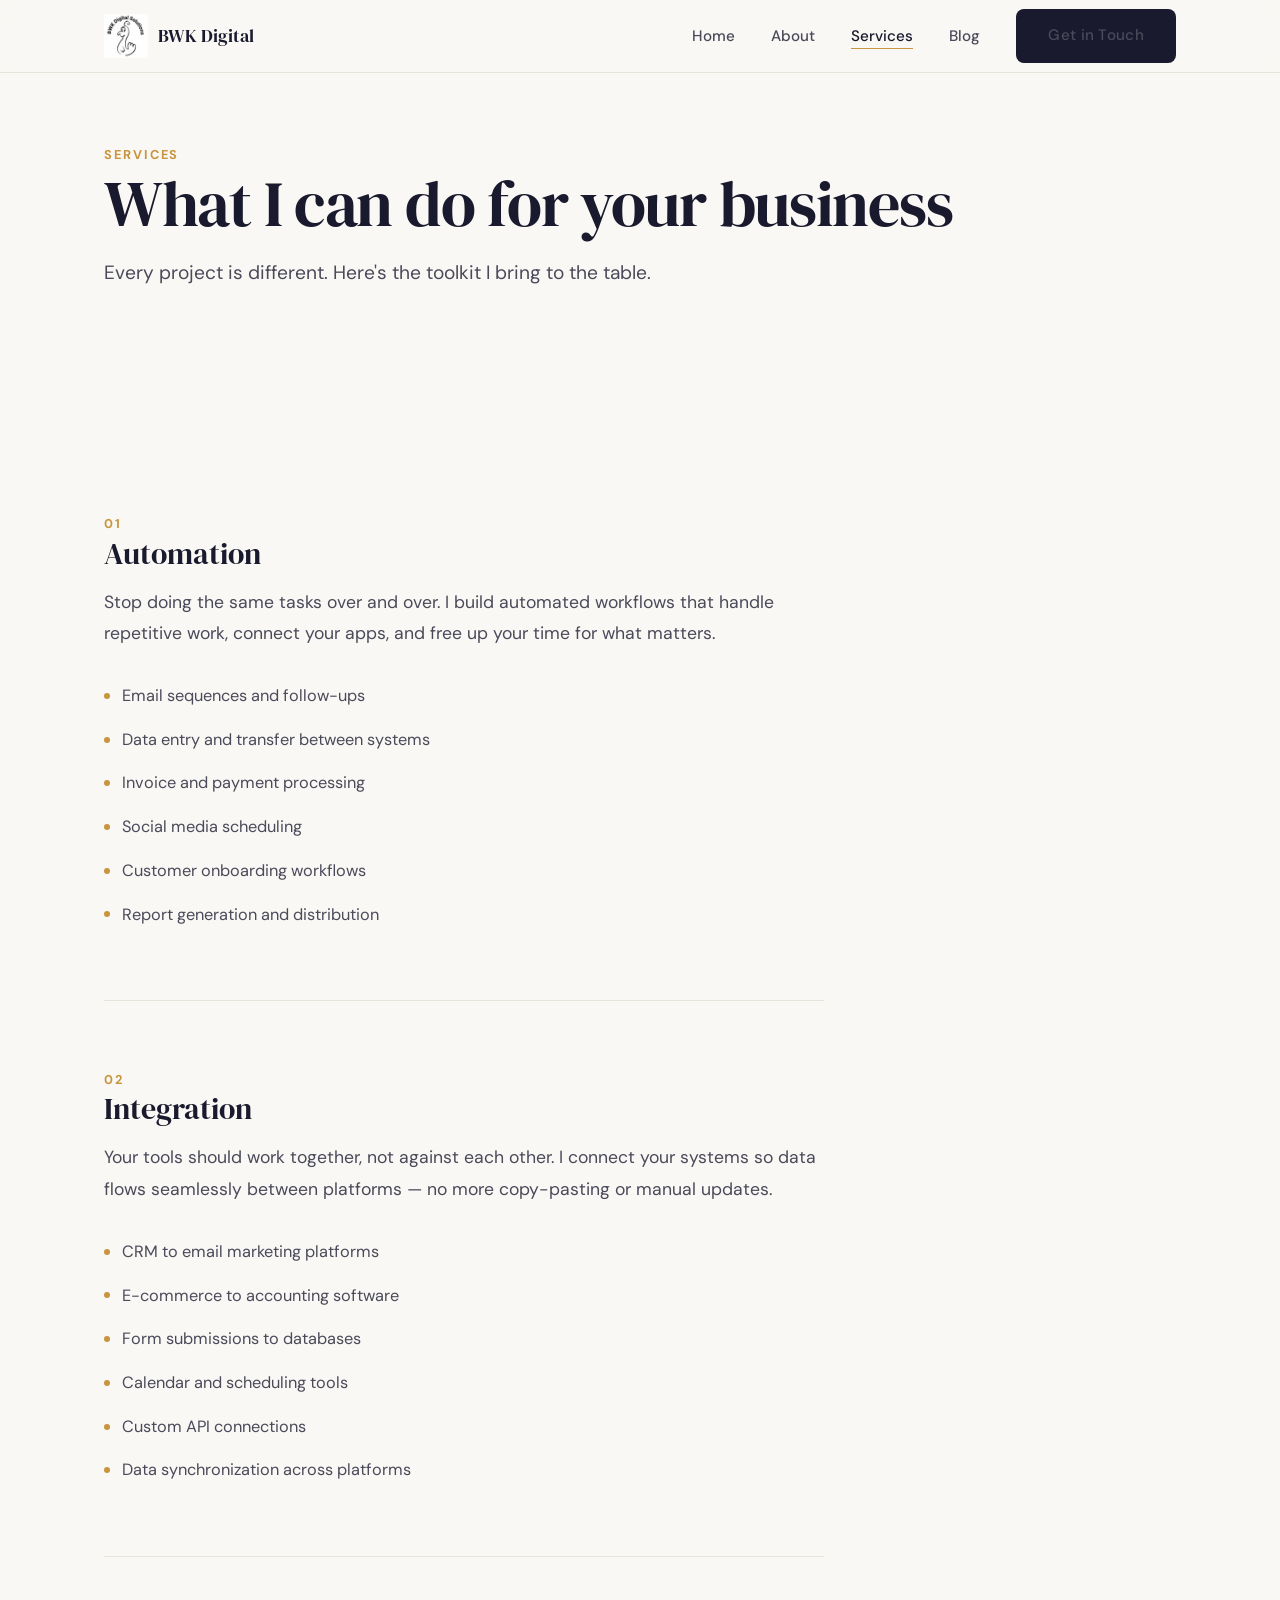
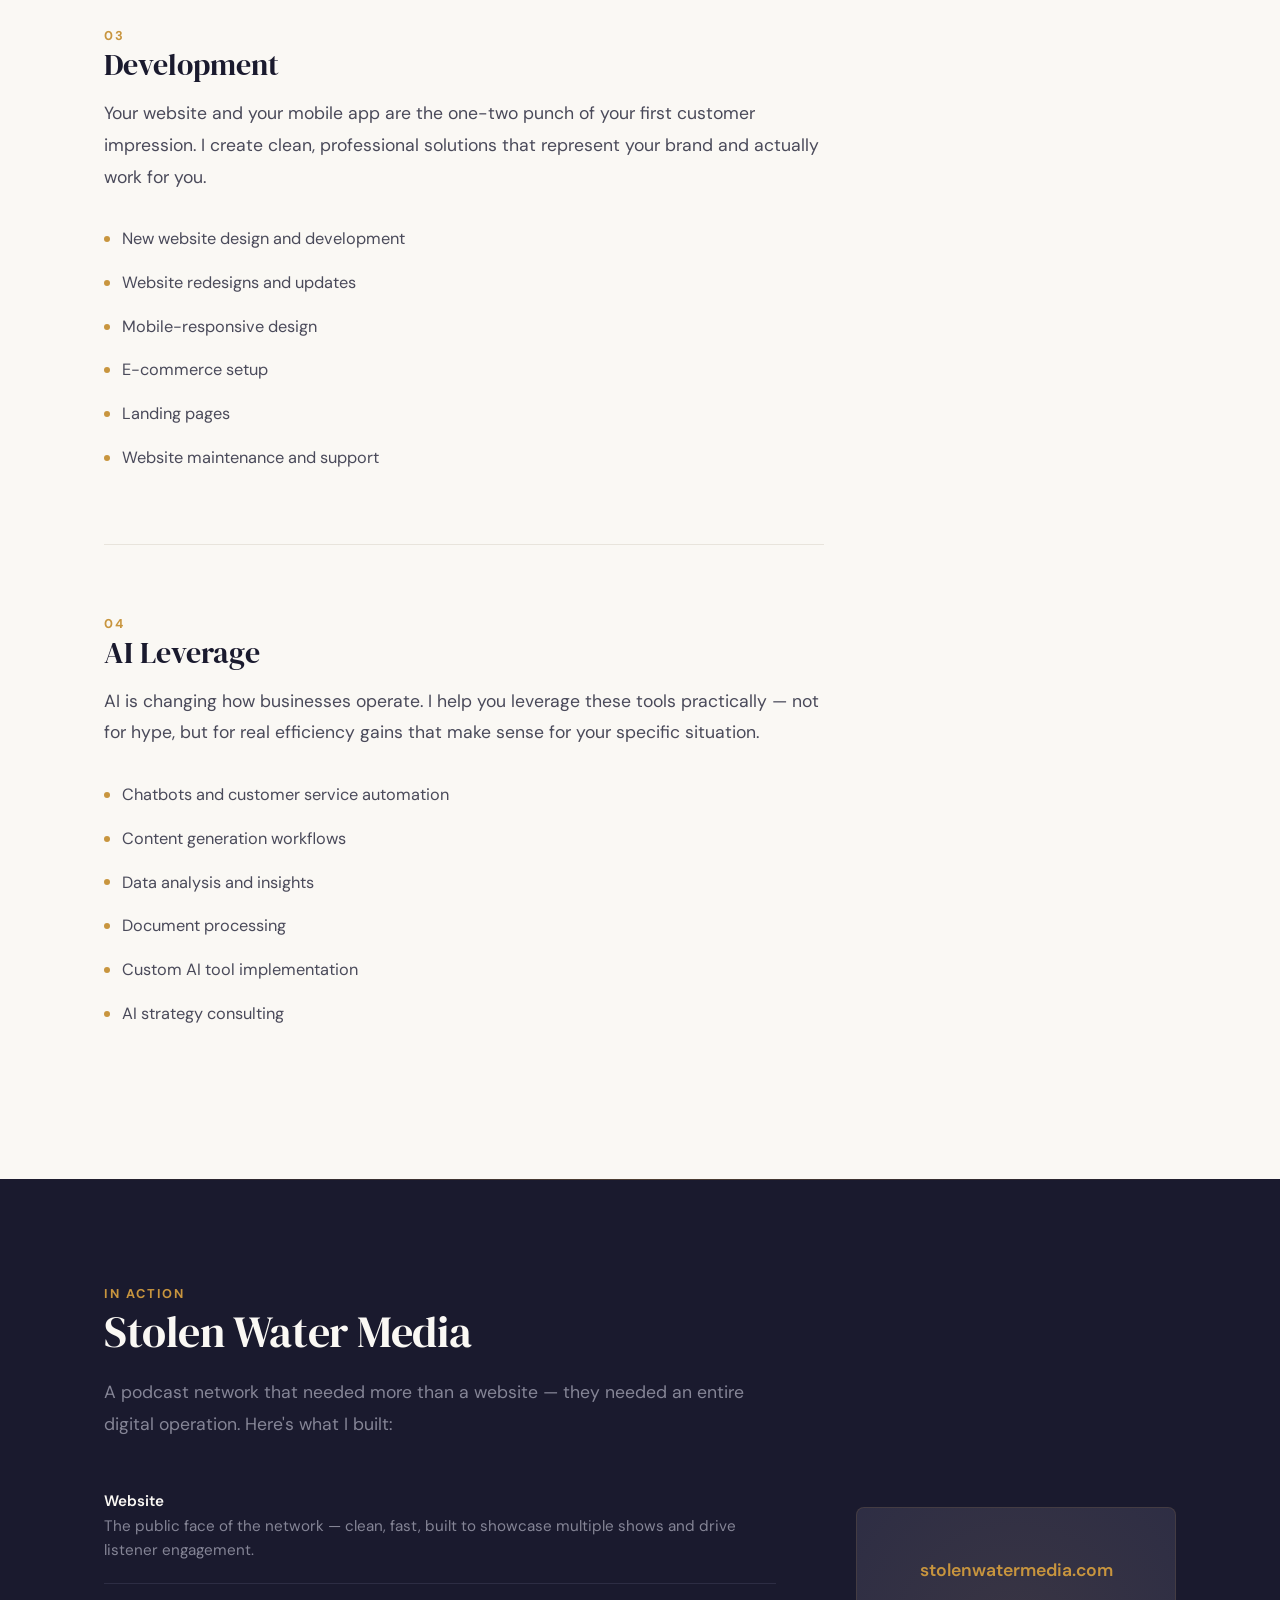
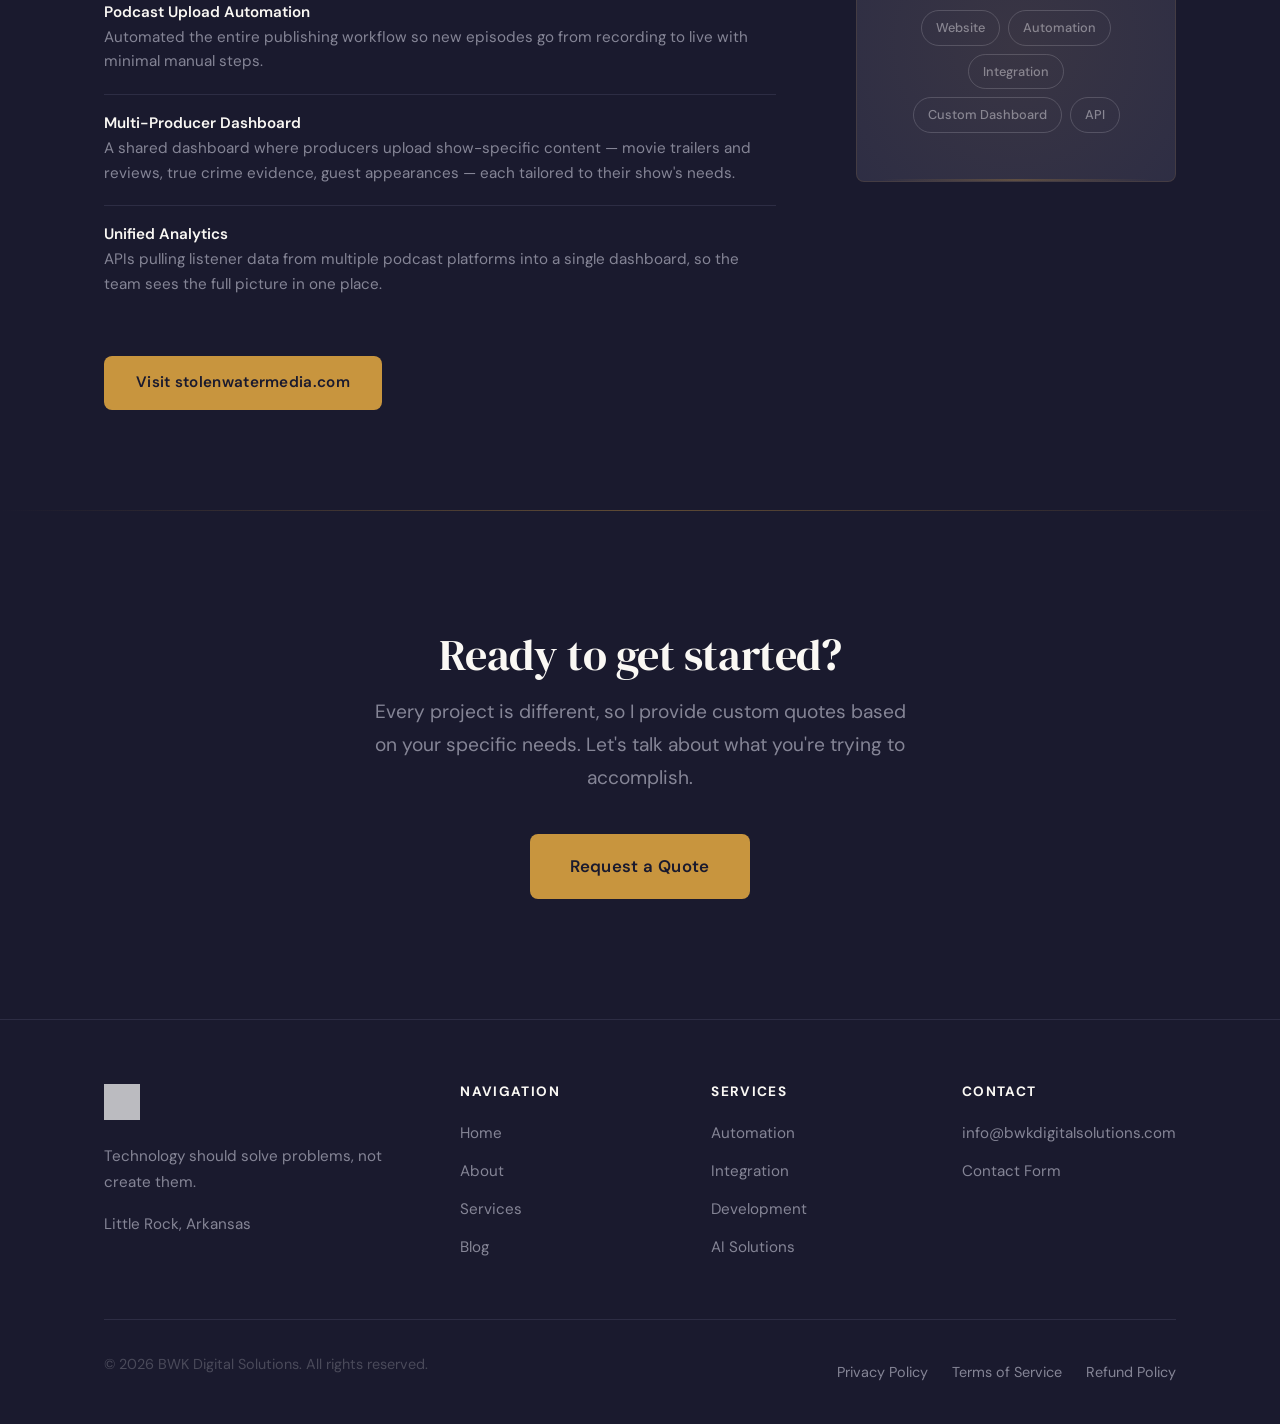
<file: services.html>
<!DOCTYPE html>
<html lang="en">
<head>
    <meta charset="UTF-8">
    <meta name="viewport" content="width=device-width, initial-scale=1.0">
    <title>Services | BWK Digital Solutions</title>
    <meta name="description" content="Automation, Integration, Development, and AI solutions for businesses. BWK Digital Solutions helps you solve digital problems.">
    <meta name="author" content="Bret Kramer">
    <meta name="geo.region" content="US-AR">
    <meta name="geo.placename" content="Little Rock">
    <link rel="canonical" href="https://bwkdigitalsolutions.com/services.html">
    <!-- Open Graph -->
    <meta property="og:title" content="Services | BWK Digital Solutions">
    <meta property="og:description" content="Automation, Integration, Development, and AI solutions for businesses. BWK Digital Solutions helps you solve digital problems.">
    <meta property="og:url" content="https://bwkdigitalsolutions.com/services.html">
    <meta property="og:image" content="https://bwkdigitalsolutions.com/logo.jpg">
    <meta property="og:type" content="website">
    <meta property="og:site_name" content="BWK Digital Solutions">
    <!-- Twitter Card -->
    <meta name="twitter:card" content="summary_large_image">
    <meta name="twitter:title" content="Services | BWK Digital Solutions">
    <meta name="twitter:description" content="Automation, Integration, Development, and AI solutions for businesses.">
    <meta name="twitter:image" content="https://bwkdigitalsolutions.com/logo.jpg">
    <link rel="icon" type="image/png" sizes="32x32" href="favicon-32x32.png">
    <link rel="icon" type="image/png" sizes="16x16" href="favicon-16x16.png">
    <link rel="apple-touch-icon" sizes="180x180" href="apple-touch-icon.png">
    <meta name="theme-color" content="#1a1a2e">
    <link rel="preconnect" href="https://fonts.googleapis.com">
    <link rel="preconnect" href="https://fonts.gstatic.com" crossorigin>
    <link href="https://fonts.googleapis.com/css2?family=DM+Sans:wght@400;500;600;700&family=DM+Serif+Display&display=swap" rel="stylesheet">
    <link rel="stylesheet" href="styles.css?v=4">
    <script type="application/ld+json">
    [{
        "@context": "https://schema.org",
        "@type": "Service",
        "name": "Automation",
        "description": "Automated workflows that handle repetitive work — email sequences, data entry, invoicing, customer onboarding, and report generation.",
        "provider": {
            "@type": "Organization",
            "name": "BWK Digital Solutions",
            "url": "https://bwkdigitalsolutions.com"
        }
    },
    {
        "@context": "https://schema.org",
        "@type": "Service",
        "name": "Integration",
        "description": "Connect business systems so data flows seamlessly — CRM to email, e-commerce to accounting, custom API connections, and data synchronization.",
        "provider": {
            "@type": "Organization",
            "name": "BWK Digital Solutions",
            "url": "https://bwkdigitalsolutions.com"
        }
    },
    {
        "@context": "https://schema.org",
        "@type": "Service",
        "name": "Web Development",
        "description": "Clean, professional websites — new builds, redesigns, mobile-responsive design, e-commerce, and landing pages.",
        "provider": {
            "@type": "Organization",
            "name": "BWK Digital Solutions",
            "url": "https://bwkdigitalsolutions.com"
        }
    },
    {
        "@context": "https://schema.org",
        "@type": "Service",
        "name": "AI Leverage",
        "description": "Practical AI implementation — chatbots, content workflows, data analysis, document processing, and AI strategy consulting.",
        "provider": {
            "@type": "Organization",
            "name": "BWK Digital Solutions",
            "url": "https://bwkdigitalsolutions.com"
        }
    }]
    </script>
</head>
<body>
    <a href="#main" class="skip-link">Skip to content</a>
    <nav class="navbar">
        <div class="container">
            <a href="index.html" class="logo">
                <img src="logo-sm.jpg" alt="BWK Digital Solutions" class="logo-img" width="44" height="44">
                <span class="logo-text">BWK Digital</span>
            </a>
            <button class="mobile-menu-btn" aria-label="Toggle menu" onclick="toggleMenu()">
                <span></span><span></span><span></span>
            </button>
            <ul class="nav-links" id="navLinks">
                <li><a href="index.html">Home</a></li>
                <li><a href="about.html">About</a></li>
                <li><a href="services.html" class="active">Services</a></li>
                <li><a href="blog.html">Blog</a></li>
                <li><a href="contact.html" class="btn btn-primary">Get in Touch</a></li>
            </ul>
        </div>
    </nav>

    <main id="main">
    <section class="page-header">
        <div class="container">
            <span class="section-label fade-up">Services</span>
            <h1 class="fade-up fade-up-delay-1">What I can do for your business</h1>
            <p class="fade-up fade-up-delay-2">Every project is different. Here's the toolkit I bring to the table.</p>
        </div>
    </section>

    <section class="services-page">
        <div class="container">
            <div class="service-detail fade-up">
                <div class="service-detail-content">
                    <span class="section-label">01</span>
                    <h3>Automation</h3>
                    <p>Stop doing the same tasks over and over. I build automated workflows that handle repetitive work, connect your apps, and free up your time for what matters.</p>
                    <ul>
                        <li>Email sequences and follow-ups</li>
                        <li>Data entry and transfer between systems</li>
                        <li>Invoice and payment processing</li>
                        <li>Social media scheduling</li>
                        <li>Customer onboarding workflows</li>
                        <li>Report generation and distribution</li>
                    </ul>
                </div>
            </div>

            <div class="service-detail fade-up">
                <div class="service-detail-content">
                    <span class="section-label">02</span>
                    <h3>Integration</h3>
                    <p>Your tools should work together, not against each other. I connect your systems so data flows seamlessly between platforms — no more copy-pasting or manual updates.</p>
                    <ul>
                        <li>CRM to email marketing platforms</li>
                        <li>E-commerce to accounting software</li>
                        <li>Form submissions to databases</li>
                        <li>Calendar and scheduling tools</li>
                        <li>Custom API connections</li>
                        <li>Data synchronization across platforms</li>
                    </ul>
                </div>
            </div>

            <div class="service-detail fade-up">
                <div class="service-detail-content">
                    <span class="section-label">03</span>
                    <h3>Development</h3>
                    <p>Your website and your mobile app are the one-two punch of your first customer impression. I create clean, professional solutions that represent your brand and actually work for you.</p>
                    <ul>
                        <li>New website design and development</li>
                        <li>Website redesigns and updates</li>
                        <li>Mobile-responsive design</li>
                        <li>E-commerce setup</li>
                        <li>Landing pages</li>
                        <li>Website maintenance and support</li>
                    </ul>
                </div>
            </div>

            <div class="service-detail fade-up">
                <div class="service-detail-content">
                    <span class="section-label">04</span>
                    <h3>AI Leverage</h3>
                    <p>AI is changing how businesses operate. I help you leverage these tools practically — not for hype, but for real efficiency gains that make sense for your specific situation.</p>
                    <ul>
                        <li>Chatbots and customer service automation</li>
                        <li>Content generation workflows</li>
                        <li>Data analysis and insights</li>
                        <li>Document processing</li>
                        <li>Custom AI tool implementation</li>
                        <li>AI strategy consulting</li>
                    </ul>
                </div>
            </div>
        </div>
    </section>

    <section class="case-study">
        <div class="container">
            <div class="case-study-grid">
                <div class="case-study-content fade-up">
                    <span class="section-label">In Action</span>
                    <h2>Stolen Water Media</h2>
                    <p>A podcast network that needed more than a website — they needed an entire digital operation. Here's what I built:</p>
                    <div class="case-study-highlights">
                        <div class="case-study-highlight">
                            <h4>Website</h4>
                            <p>The public face of the network — clean, fast, built to showcase multiple shows and drive listener engagement.</p>
                        </div>
                        <div class="case-study-highlight">
                            <h4>Podcast Upload Automation</h4>
                            <p>Automated the entire publishing workflow so new episodes go from recording to live with minimal manual steps.</p>
                        </div>
                        <div class="case-study-highlight">
                            <h4>Multi-Producer Dashboard</h4>
                            <p>A shared dashboard where producers upload show-specific content — movie trailers and reviews, true crime evidence, guest appearances — each tailored to their show's needs.</p>
                        </div>
                        <div class="case-study-highlight">
                            <h4>Unified Analytics</h4>
                            <p>APIs pulling listener data from multiple podcast platforms into a single dashboard, so the team sees the full picture in one place.</p>
                        </div>
                    </div>
                    <a href="https://stolenwatermedia.com" target="_blank" rel="noopener" class="btn btn-primary">Visit stolenwatermedia.com</a>
                </div>
                <div class="case-study-visual fade-up fade-up-delay-1">
                    <span class="case-study-url">stolenwatermedia.com</span>
                    <div class="case-study-tags">
                        <span class="case-study-tag">Website</span>
                        <span class="case-study-tag">Automation</span>
                        <span class="case-study-tag">Integration</span>
                        <span class="case-study-tag">Custom Dashboard</span>
                        <span class="case-study-tag">API</span>
                    </div>
                </div>
            </div>
        </div>
    </section>

    <section class="cta-section">
        <div class="container fade-up">
            <h2>Ready to get started?</h2>
            <p>Every project is different, so I provide custom quotes based on your specific needs. Let's talk about what you're trying to accomplish.</p>
            <a href="contact.html" class="btn btn-primary btn-large">Request a Quote</a>
        </div>
    </section>
    </main>

    <footer class="footer">
        <div class="container">
            <div class="footer-grid">
                <div class="footer-brand">
                    <img src="logo-sm.jpg" alt="BWK Digital Solutions" class="logo-img" width="36" height="36">
                    <p>Technology should solve problems, not create them.</p>
                    <p>Little Rock, Arkansas</p>
                </div>
                <div>
                    <h4>Navigation</h4>
                    <ul class="footer-links">
                        <li><a href="index.html">Home</a></li>
                        <li><a href="about.html">About</a></li>
                        <li><a href="services.html">Services</a></li>
                        <li><a href="blog.html">Blog</a></li>
                    </ul>
                </div>
                <div>
                    <h4>Services</h4>
                    <ul class="footer-links">
                        <li><a href="services.html">Automation</a></li>
                        <li><a href="services.html">Integration</a></li>
                        <li><a href="services.html">Development</a></li>
                        <li><a href="services.html">AI Solutions</a></li>
                    </ul>
                </div>
                <div>
                    <h4>Contact</h4>
                    <ul class="footer-links">
                        <li><a href="mailto:info@bwkdigitalsolutions.com">info@bwkdigitalsolutions.com</a></li>
                        <li><a href="contact.html">Contact Form</a></li>
                    </ul>
                </div>
            </div>
            <div class="footer-bottom">
                <p>&copy; 2026 BWK Digital Solutions. All rights reserved.</p>
                <div class="footer-legal">
                    <a href="privacy.html">Privacy Policy</a>
                    <a href="terms.html">Terms of Service</a>
                    <a href="refund.html">Refund Policy</a>
                </div>
            </div>
        </div>
    </footer>
    <script>
    function toggleMenu() {
        document.getElementById('navLinks').classList.toggle('active');
    }
    document.addEventListener('keydown', function(e) {
        if (e.key === 'Escape') document.getElementById('navLinks').classList.remove('active');
    });
    document.addEventListener('click', function(e) {
        var nav = document.getElementById('navLinks');
        var btn = document.querySelector('.mobile-menu-btn');
        if (!nav.contains(e.target) && !btn.contains(e.target)) nav.classList.remove('active');
    });
    document.querySelectorAll('.nav-links a').forEach(function(link) {
        link.addEventListener('click', function() { document.getElementById('navLinks').classList.remove('active'); });
    });
    var navbar = document.querySelector('.navbar');
    window.addEventListener('scroll', function() {
        navbar.classList.toggle('scrolled', window.scrollY > 20);
    }, { passive: true });
    var observer = new IntersectionObserver(function(entries) {
        entries.forEach(function(entry) {
            if (entry.isIntersecting) { entry.target.classList.add('visible'); observer.unobserve(entry.target); }
        });
    }, { threshold: 0.1, rootMargin: '0px 0px -40px 0px' });
    document.querySelectorAll('.fade-up').forEach(function(el) { observer.observe(el); });
    </script>
</body>
</html>
</file>
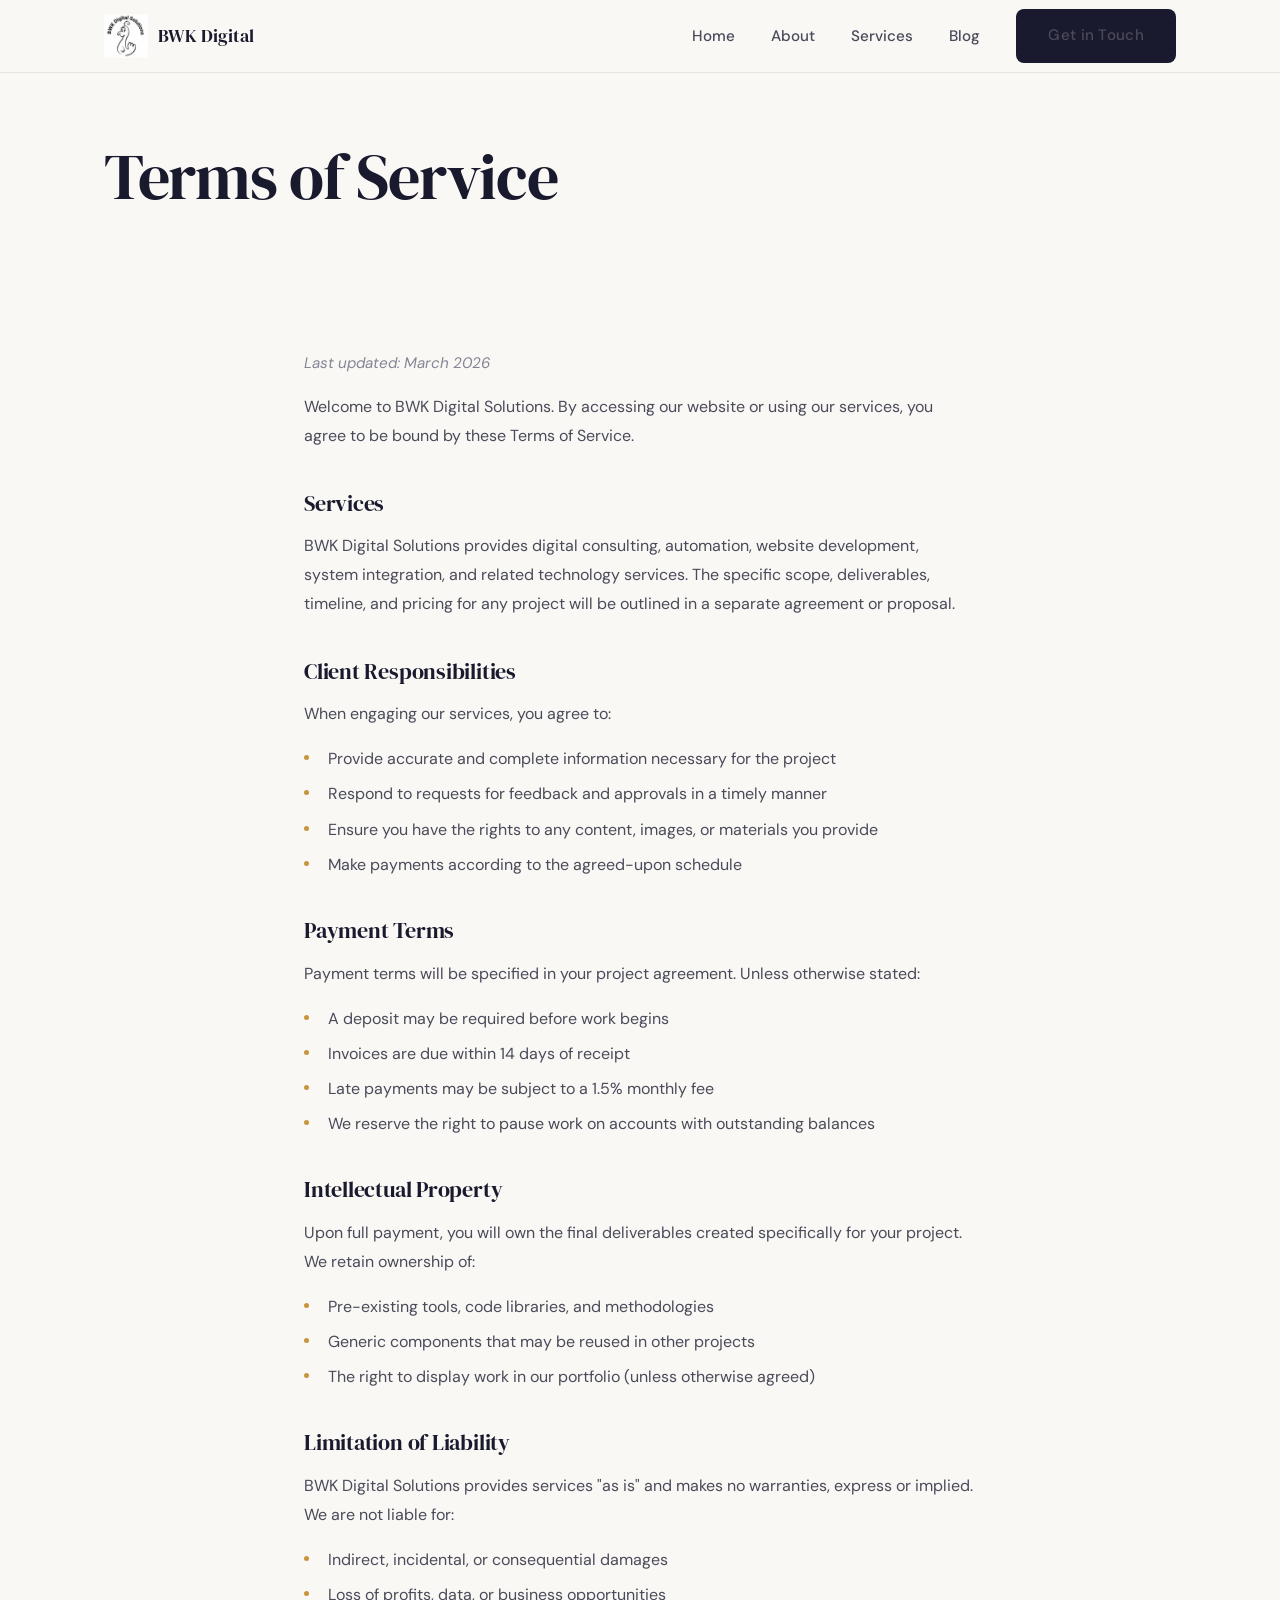
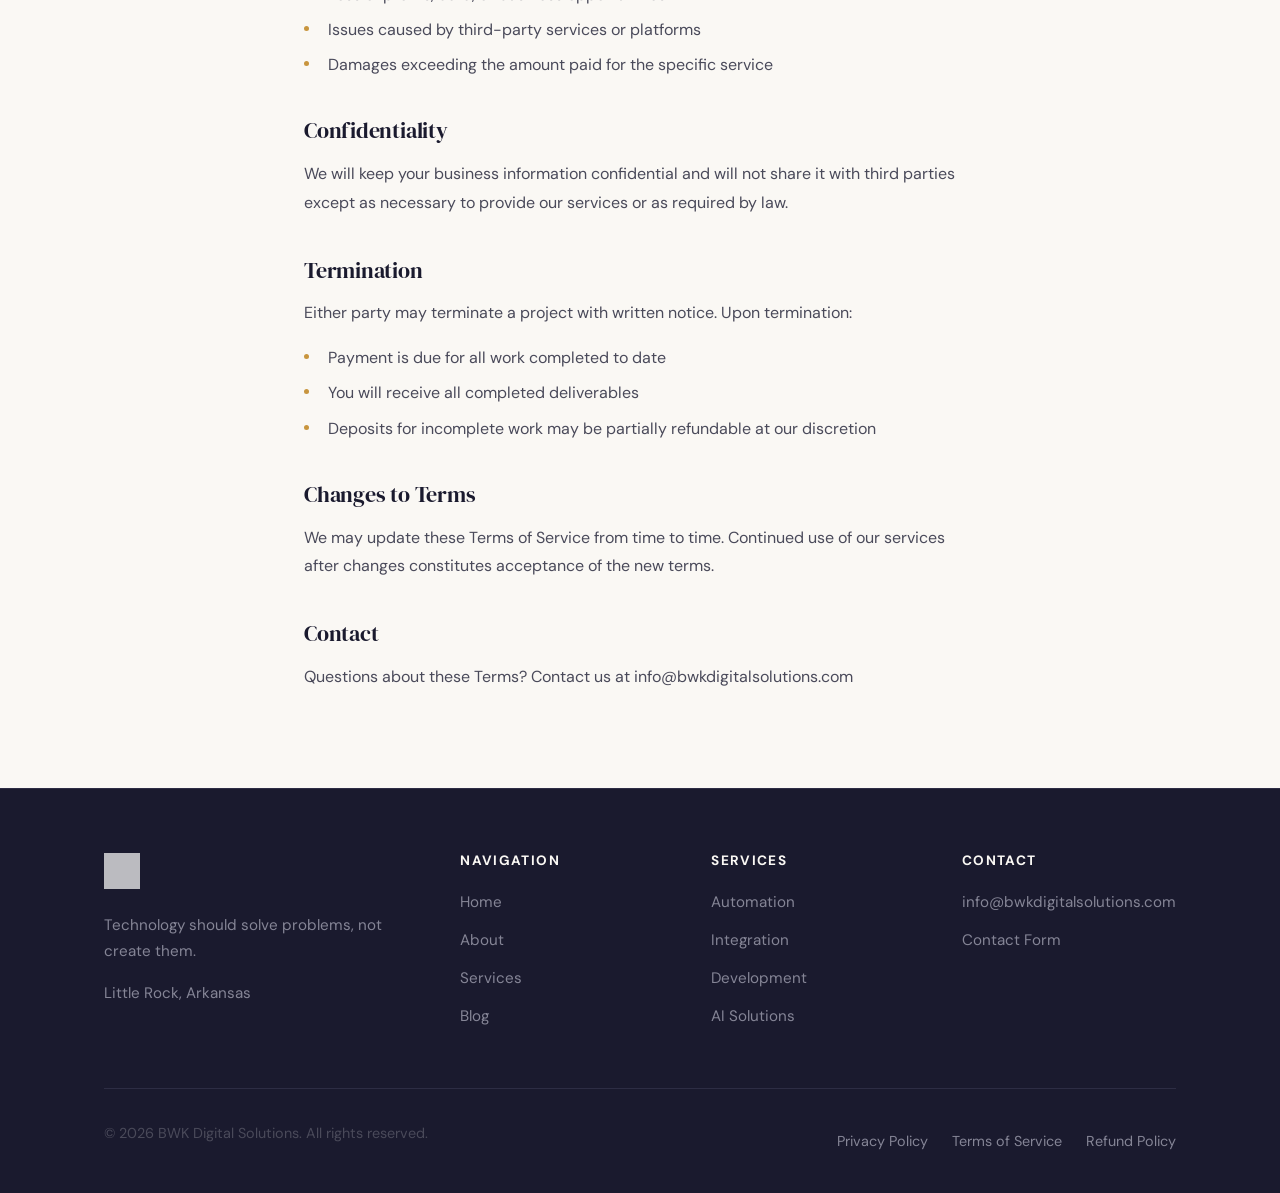
<file: terms.html>
<!DOCTYPE html>
<html lang="en">
<head>
    <meta charset="UTF-8">
    <meta name="viewport" content="width=device-width, initial-scale=1.0">
    <title>Terms of Service | BWK Digital Solutions</title>
    <meta name="description" content="Terms of Service for BWK Digital Solutions">
    <link rel="canonical" href="https://bwkdigitalsolutions.com/terms.html">
    <meta property="og:title" content="Terms of Service | BWK Digital Solutions">
    <meta property="og:description" content="Terms of Service for BWK Digital Solutions">
    <meta property="og:url" content="https://bwkdigitalsolutions.com/terms.html">
    <meta property="og:image" content="https://bwkdigitalsolutions.com/logo.jpg">
    <meta property="og:type" content="website">
    <meta property="og:site_name" content="BWK Digital Solutions">
    <meta name="twitter:card" content="summary">
    <meta name="twitter:title" content="Terms of Service | BWK Digital Solutions">
    <meta name="twitter:description" content="Terms of Service for BWK Digital Solutions">
    <link rel="icon" type="image/png" sizes="32x32" href="favicon-32x32.png">
    <link rel="icon" type="image/png" sizes="16x16" href="favicon-16x16.png">
    <link rel="apple-touch-icon" sizes="180x180" href="apple-touch-icon.png">
    <meta name="theme-color" content="#1a1a2e">
    <link rel="preconnect" href="https://fonts.googleapis.com">
    <link rel="preconnect" href="https://fonts.gstatic.com" crossorigin>
    <link href="https://fonts.googleapis.com/css2?family=DM+Sans:wght@400;500;600;700&family=DM+Serif+Display&display=swap" rel="stylesheet">
    <link rel="stylesheet" href="styles.css?v=4">
</head>
<body>
    <a href="#main" class="skip-link">Skip to content</a>
    <nav class="navbar">
        <div class="container">
            <a href="index.html" class="logo">
                <img src="logo-sm.jpg" alt="BWK Digital Solutions" class="logo-img" width="44" height="44">
                <span class="logo-text">BWK Digital</span>
            </a>
            <button class="mobile-menu-btn" aria-label="Toggle menu" onclick="toggleMenu()">
                <span></span><span></span><span></span>
            </button>
            <ul class="nav-links" id="navLinks">
                <li><a href="index.html">Home</a></li>
                <li><a href="about.html">About</a></li>
                <li><a href="services.html">Services</a></li>
                <li><a href="blog.html">Blog</a></li>
                <li><a href="contact.html" class="btn btn-primary">Get in Touch</a></li>
            </ul>
        </div>
    </nav>

    <main id="main">
    <section class="page-header">
        <div class="container">
            <h1>Terms of Service</h1>
        </div>
    </section>

    <section class="legal-content">
        <div class="container">
            <p class="last-updated">Last updated: March 2026</p>

            <p>Welcome to BWK Digital Solutions. By accessing our website or using our services, you agree to be bound by these Terms of Service.</p>

            <h2>Services</h2>
            <p>BWK Digital Solutions provides digital consulting, automation, website development, system integration, and related technology services. The specific scope, deliverables, timeline, and pricing for any project will be outlined in a separate agreement or proposal.</p>

            <h2>Client Responsibilities</h2>
            <p>When engaging our services, you agree to:</p>
            <ul>
                <li>Provide accurate and complete information necessary for the project</li>
                <li>Respond to requests for feedback and approvals in a timely manner</li>
                <li>Ensure you have the rights to any content, images, or materials you provide</li>
                <li>Make payments according to the agreed-upon schedule</li>
            </ul>

            <h2>Payment Terms</h2>
            <p>Payment terms will be specified in your project agreement. Unless otherwise stated:</p>
            <ul>
                <li>A deposit may be required before work begins</li>
                <li>Invoices are due within 14 days of receipt</li>
                <li>Late payments may be subject to a 1.5% monthly fee</li>
                <li>We reserve the right to pause work on accounts with outstanding balances</li>
            </ul>

            <h2>Intellectual Property</h2>
            <p>Upon full payment, you will own the final deliverables created specifically for your project. We retain ownership of:</p>
            <ul>
                <li>Pre-existing tools, code libraries, and methodologies</li>
                <li>Generic components that may be reused in other projects</li>
                <li>The right to display work in our portfolio (unless otherwise agreed)</li>
            </ul>

            <h2>Limitation of Liability</h2>
            <p>BWK Digital Solutions provides services "as is" and makes no warranties, express or implied. We are not liable for:</p>
            <ul>
                <li>Indirect, incidental, or consequential damages</li>
                <li>Loss of profits, data, or business opportunities</li>
                <li>Issues caused by third-party services or platforms</li>
                <li>Damages exceeding the amount paid for the specific service</li>
            </ul>

            <h2>Confidentiality</h2>
            <p>We will keep your business information confidential and will not share it with third parties except as necessary to provide our services or as required by law.</p>

            <h2>Termination</h2>
            <p>Either party may terminate a project with written notice. Upon termination:</p>
            <ul>
                <li>Payment is due for all work completed to date</li>
                <li>You will receive all completed deliverables</li>
                <li>Deposits for incomplete work may be partially refundable at our discretion</li>
            </ul>

            <h2>Changes to Terms</h2>
            <p>We may update these Terms of Service from time to time. Continued use of our services after changes constitutes acceptance of the new terms.</p>

            <h2>Contact</h2>
            <p>Questions about these Terms? Contact us at <a href="mailto:info@bwkdigitalsolutions.com">info@bwkdigitalsolutions.com</a></p>
        </div>
    </section>
    </main>

    <footer class="footer">
        <div class="container">
            <div class="footer-grid">
                <div class="footer-brand">
                    <img src="logo-sm.jpg" alt="BWK Digital Solutions" class="logo-img" width="36" height="36">
                    <p>Technology should solve problems, not create them.</p>
                    <p>Little Rock, Arkansas</p>
                </div>
                <div>
                    <h4>Navigation</h4>
                    <ul class="footer-links">
                        <li><a href="index.html">Home</a></li>
                        <li><a href="about.html">About</a></li>
                        <li><a href="services.html">Services</a></li>
                        <li><a href="blog.html">Blog</a></li>
                    </ul>
                </div>
                <div>
                    <h4>Services</h4>
                    <ul class="footer-links">
                        <li><a href="services.html">Automation</a></li>
                        <li><a href="services.html">Integration</a></li>
                        <li><a href="services.html">Development</a></li>
                        <li><a href="services.html">AI Solutions</a></li>
                    </ul>
                </div>
                <div>
                    <h4>Contact</h4>
                    <ul class="footer-links">
                        <li><a href="mailto:info@bwkdigitalsolutions.com">info@bwkdigitalsolutions.com</a></li>
                        <li><a href="contact.html">Contact Form</a></li>
                    </ul>
                </div>
            </div>
            <div class="footer-bottom">
                <p>&copy; 2026 BWK Digital Solutions. All rights reserved.</p>
                <div class="footer-legal">
                    <a href="privacy.html">Privacy Policy</a>
                    <a href="terms.html">Terms of Service</a>
                    <a href="refund.html">Refund Policy</a>
                </div>
            </div>
        </div>
    </footer>
    <script>
    function toggleMenu() {
        document.getElementById('navLinks').classList.toggle('active');
    }
    document.addEventListener('keydown', function(e) {
        if (e.key === 'Escape') document.getElementById('navLinks').classList.remove('active');
    });
    document.addEventListener('click', function(e) {
        var nav = document.getElementById('navLinks');
        var btn = document.querySelector('.mobile-menu-btn');
        if (!nav.contains(e.target) && !btn.contains(e.target)) nav.classList.remove('active');
    });
    document.querySelectorAll('.nav-links a').forEach(function(link) {
        link.addEventListener('click', function() { document.getElementById('navLinks').classList.remove('active'); });
    });
    var navbar = document.querySelector('.navbar');
    window.addEventListener('scroll', function() {
        navbar.classList.toggle('scrolled', window.scrollY > 20);
    }, { passive: true });
    var observer = new IntersectionObserver(function(entries) {
        entries.forEach(function(entry) {
            if (entry.isIntersecting) { entry.target.classList.add('visible'); observer.unobserve(entry.target); }
        });
    }, { threshold: 0.1, rootMargin: '0px 0px -40px 0px' });
    document.querySelectorAll('.fade-up').forEach(function(el) { observer.observe(el); });
    </script>
</body>
</html>
</file>
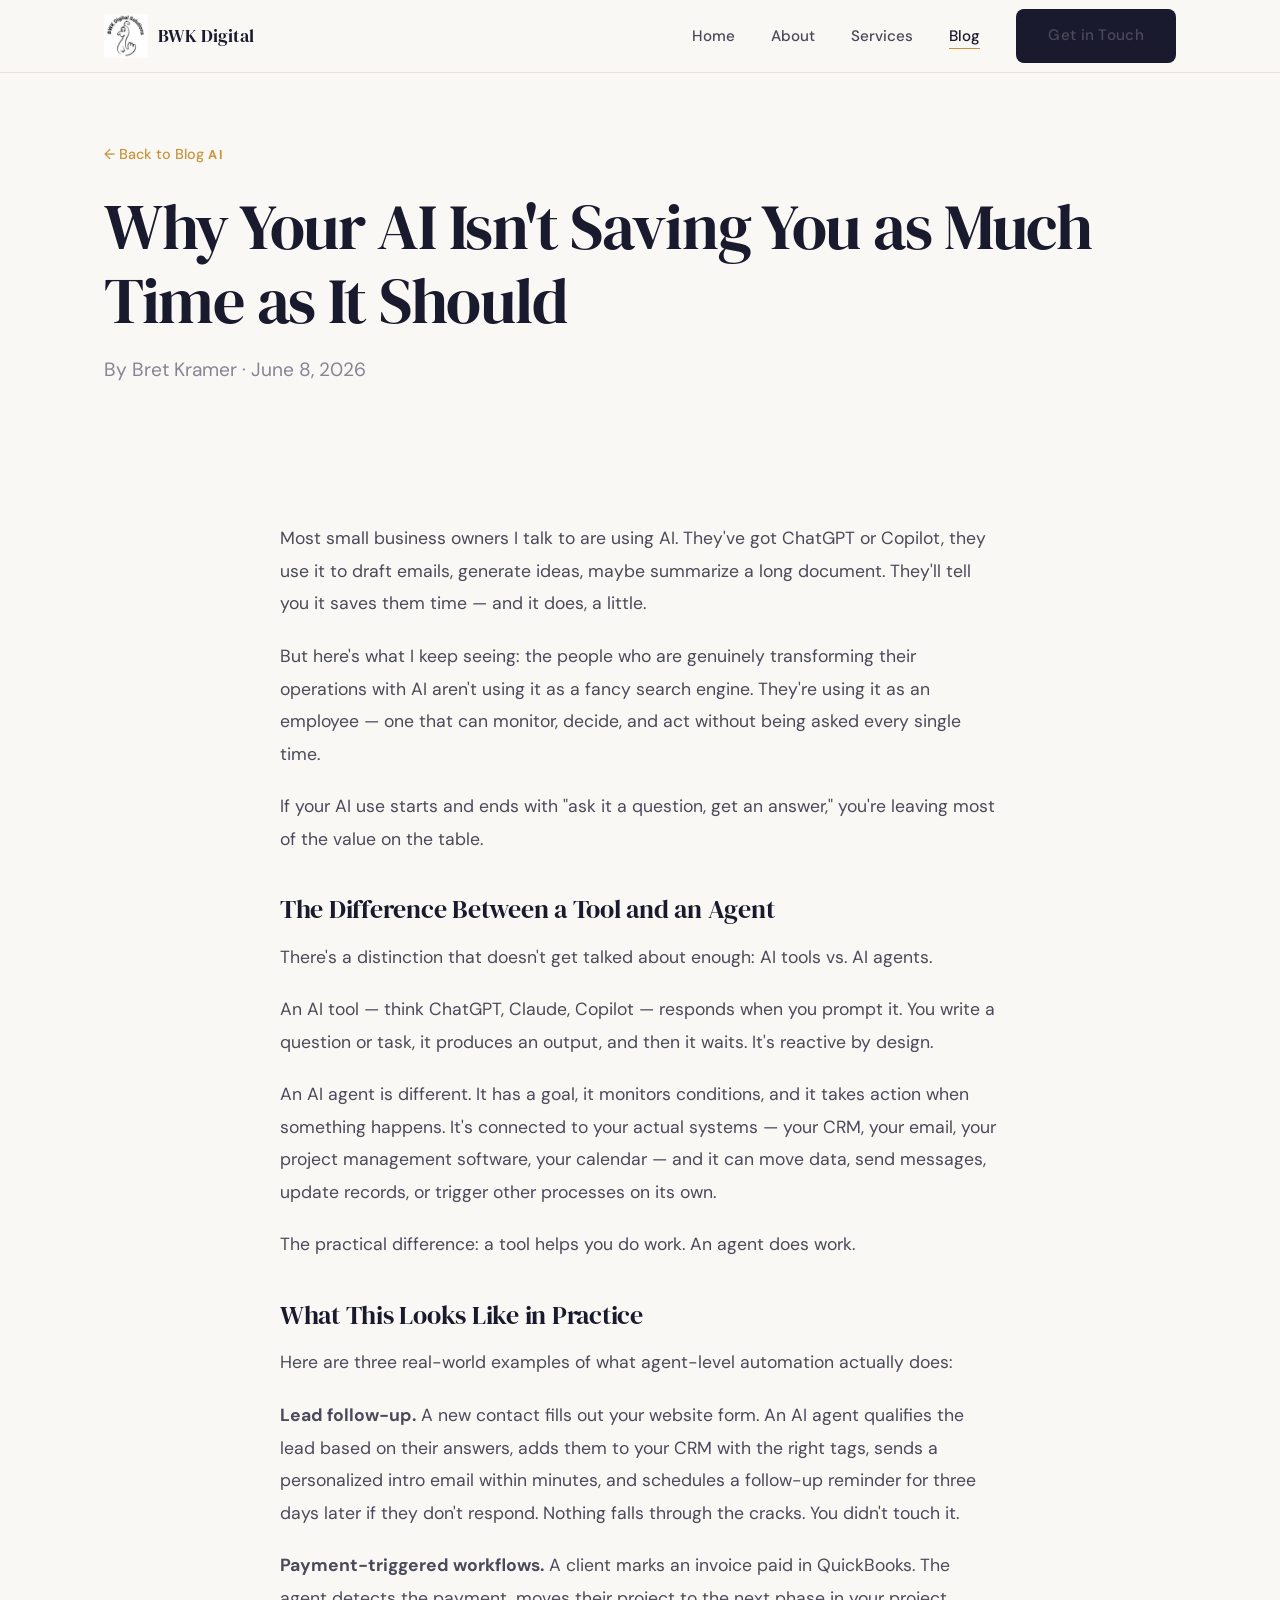
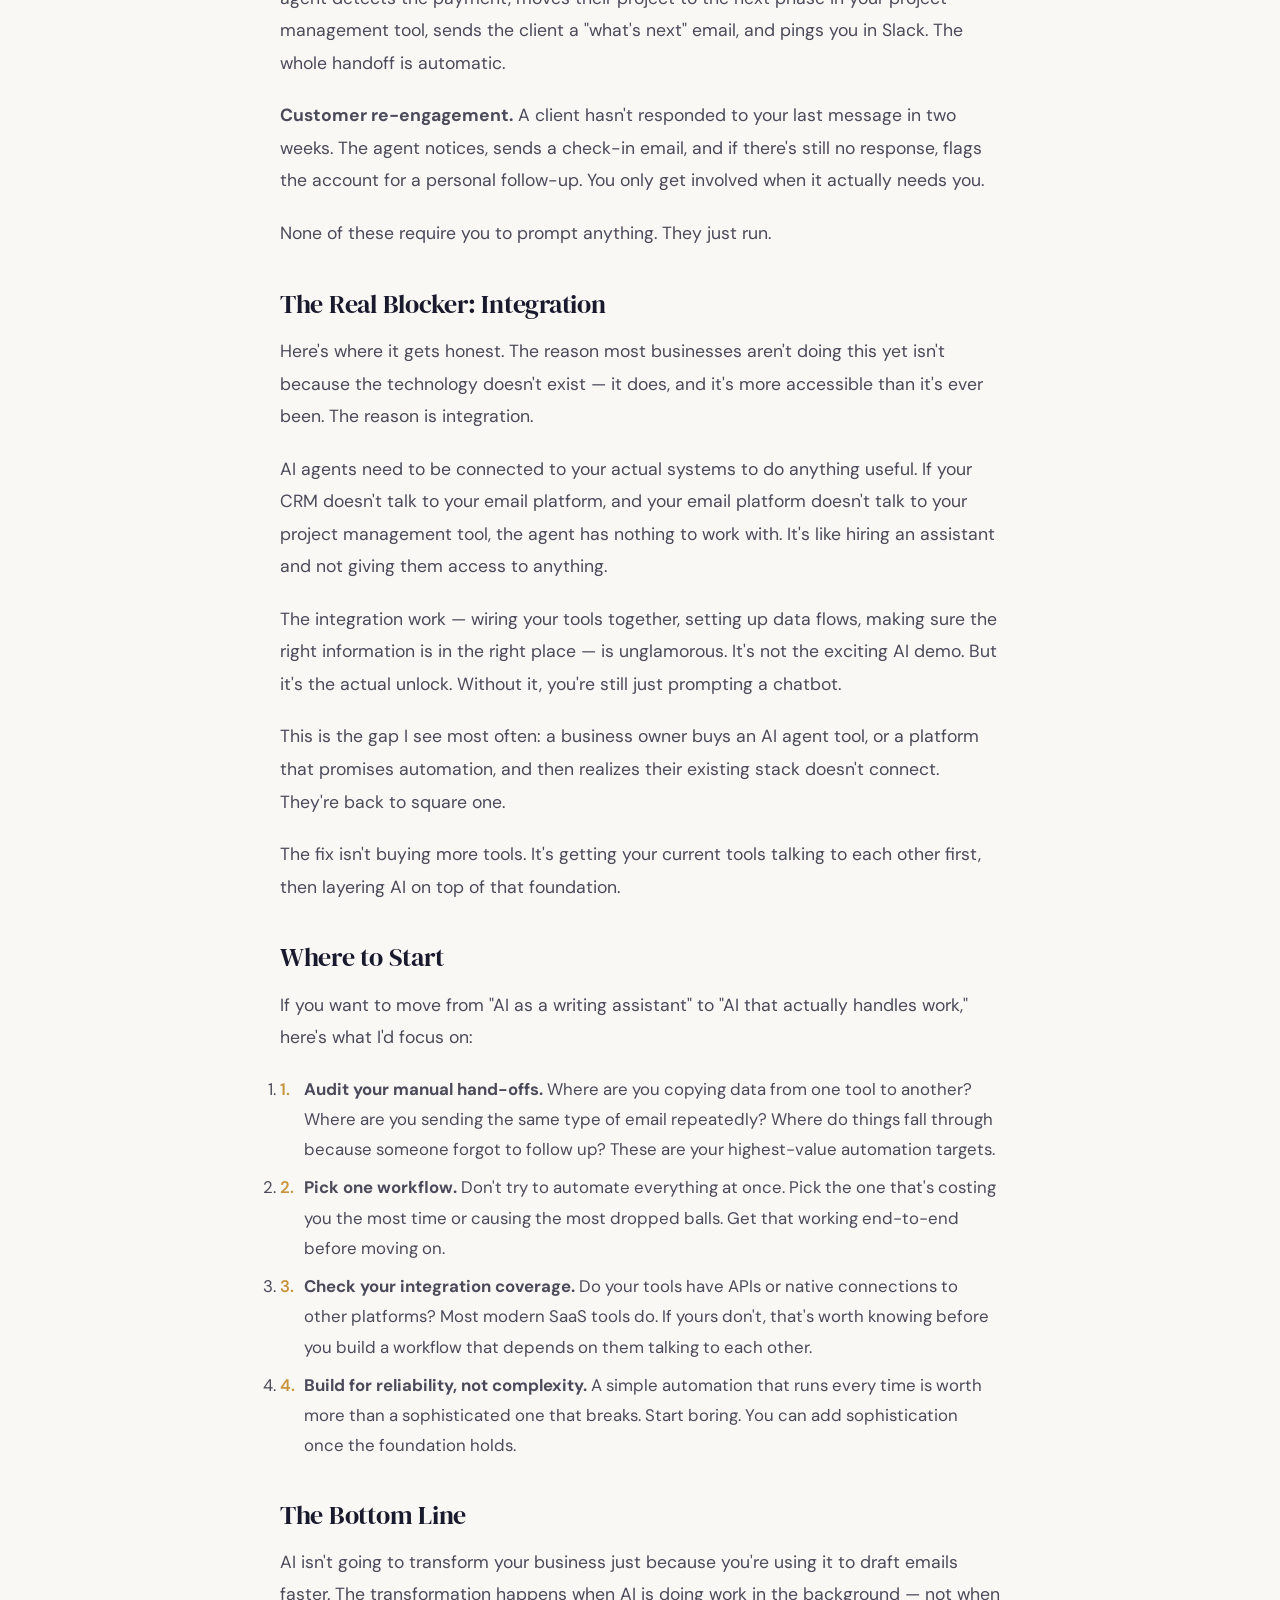
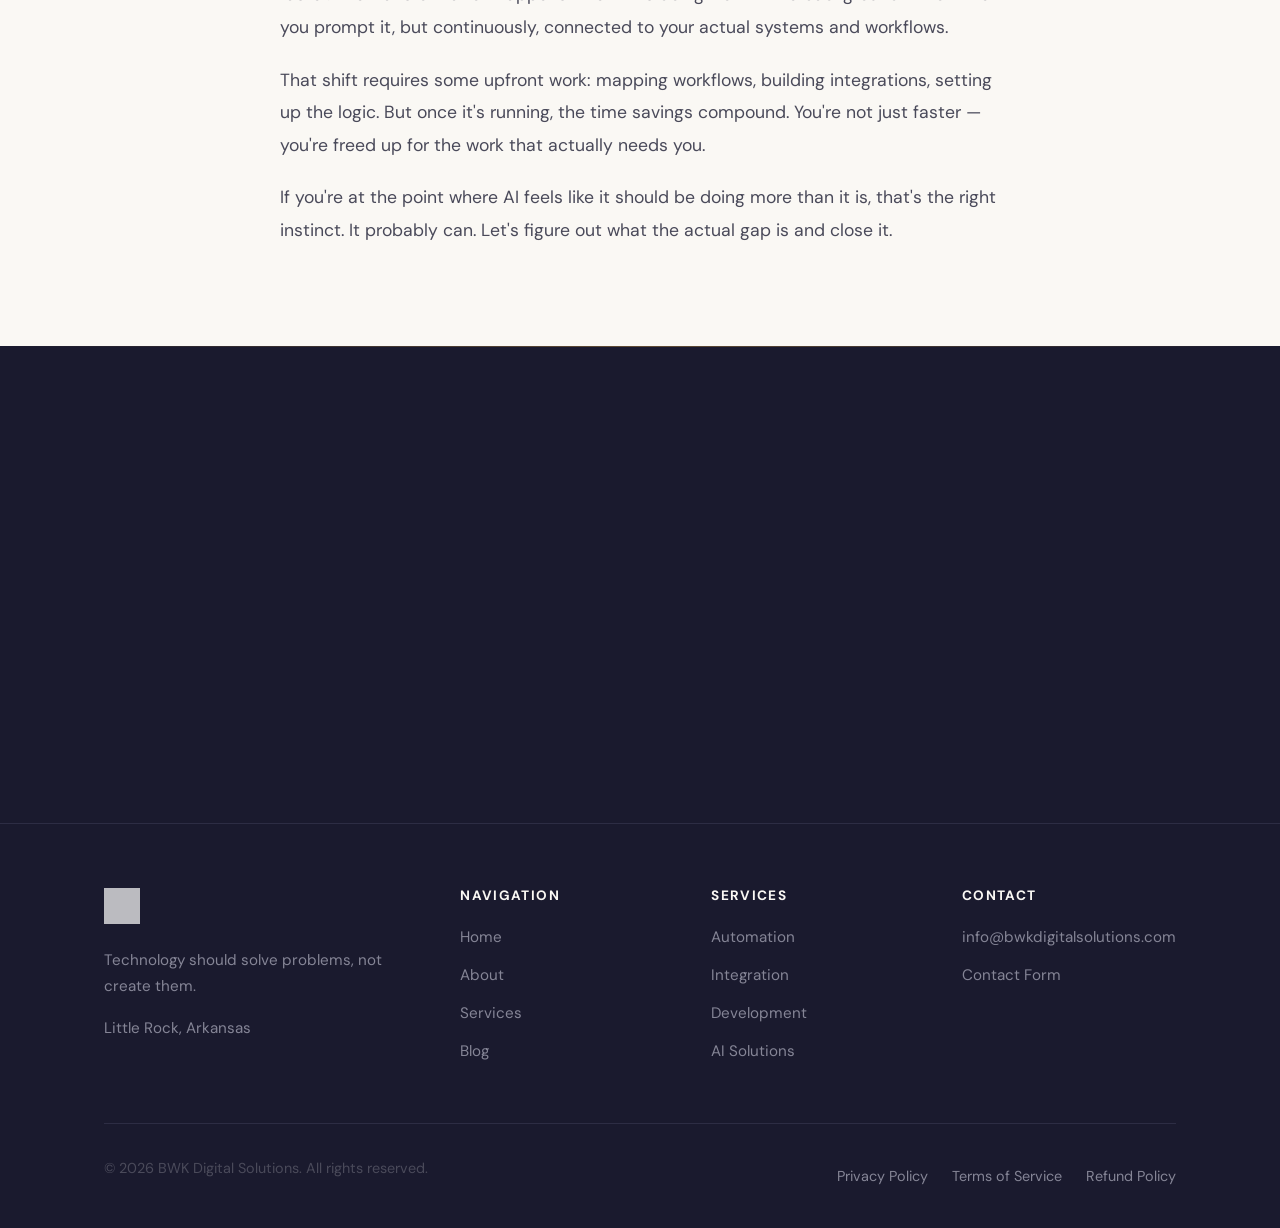
<file: blog/why-your-ai-isnt-saving-you-as-much-time-as-it-should.html>
<!DOCTYPE html>
<html lang="en">
<head>
    <meta charset="UTF-8">
    <meta name="viewport" content="width=device-width, initial-scale=1.0">
    <title>Why Your AI Isn't Saving You as Much Time as It Should | BWK Digital Solutions</title>
    <meta name="description" content="Most small businesses use AI to draft emails and answer questions — but that's the lowest-value use. The real efficiency gains come from AI agents connected to your systems, doing work without waiting to be asked.">
    <meta name="author" content="Bret Kramer">
    <meta name="geo.region" content="US-AR">
    <meta name="geo.placename" content="Little Rock">
    <link rel="canonical" href="https://bwkdigitalsolutions.com/blog/why-your-ai-isnt-saving-you-as-much-time-as-it-should.html">
    <!-- Open Graph -->
    <meta property="og:title" content="Why Your AI Isn't Saving You as Much Time as It Should">
    <meta property="og:description" content="Most small businesses use AI to draft emails and answer questions — but that's the lowest-value use. The real efficiency gains come from AI agents connected to your systems, doing work without waiting to be asked.">
    <meta property="og:url" content="https://bwkdigitalsolutions.com/blog/why-your-ai-isnt-saving-you-as-much-time-as-it-should.html">
    <meta property="og:image" content="https://bwkdigitalsolutions.com/logo.jpg">
    <meta property="og:type" content="article">
    <meta property="og:site_name" content="BWK Digital Solutions">
    <meta property="article:published_time" content="2026-06-08">
    <meta property="article:author" content="Bret Kramer">
    <!-- Twitter Card -->
    <meta name="twitter:card" content="summary_large_image">
    <meta name="twitter:title" content="Why Your AI Isn't Saving You as Much Time as It Should">
    <meta name="twitter:description" content="Most small businesses use AI to draft emails and answer questions — but that's the lowest-value use. The real efficiency gains come from AI agents connected to your systems, doing work without waiting to be asked.">
    <meta name="twitter:image" content="https://bwkdigitalsolutions.com/logo.jpg">
    <link rel="icon" type="image/png" sizes="32x32" href="../favicon-32x32.png">
    <link rel="icon" type="image/png" sizes="16x16" href="../favicon-16x16.png">
    <link rel="apple-touch-icon" sizes="180x180" href="../apple-touch-icon.png">
    <meta name="theme-color" content="#1a1a2e">
    <link rel="preconnect" href="https://fonts.googleapis.com">
    <link rel="preconnect" href="https://fonts.gstatic.com" crossorigin>
    <link href="https://fonts.googleapis.com/css2?family=DM+Sans:wght@400;500;600;700&family=DM+Serif+Display&display=swap" rel="stylesheet">
    <link rel="stylesheet" href="../styles.css?v=5">
    <script type="application/ld+json">
    {
        "@context": "https://schema.org",
        "@type": "BlogPosting",
        "headline": "Why Your AI Isn't Saving You as Much Time as It Should",
        "description": "Most small businesses use AI to draft emails and answer questions — but that's the lowest-value use. The real efficiency gains come from AI agents connected to your systems, doing work without waiting to be asked.",
        "datePublished": "2026-06-08",
        "dateModified": "2026-06-08",
        "author": {
            "@type": "Person",
            "name": "Bret Kramer",
            "url": "https://bwkdigitalsolutions.com/about.html"
        },
        "publisher": {
            "@type": "Organization",
            "name": "BWK Digital Solutions",
            "logo": {
                "@type": "ImageObject",
                "url": "https://bwkdigitalsolutions.com/logo.jpg"
            }
        },
        "mainEntityOfPage": {
            "@type": "WebPage",
            "@id": "https://bwkdigitalsolutions.com/blog/why-your-ai-isnt-saving-you-as-much-time-as-it-should.html"
        },
        "image": "https://bwkdigitalsolutions.com/logo.jpg"
    }
    </script>
</head>
<body>
    <a href="#main" class="skip-link">Skip to content</a>
    <nav class="navbar">
        <div class="container">
            <a href="../index.html" class="logo">
                <img src="../logo-sm.jpg" alt="BWK Digital Solutions" class="logo-img" width="44" height="44">
                <span class="logo-text">BWK Digital</span>
            </a>
            <button class="mobile-menu-btn" aria-label="Toggle menu" onclick="toggleMenu()">
                <span></span><span></span><span></span>
            </button>
            <ul class="nav-links" id="navLinks">
                <li><a href="../">Home</a></li>
                <li><a href="../#about">About</a></li>
                <li><a href="../#services">Services</a></li>
                <li><a href="./" class="active">Blog</a></li>
                <li><a href="../#contact" class="btn btn-primary">Get in Touch</a></li>
            </ul>
        </div>
    </nav>

    <main id="main">
        <section class="page-header">
            <div class="container">
                <a href="./" class="blog-back-link">&larr; Back to Blog</a>
                <span class="section-label">AI</span>
                <h1>Why Your AI Isn't Saving You as Much Time as It Should</h1>
                <p class="blog-post-meta">By Bret Kramer &middot; <time datetime="2026-06-08">June 8, 2026</time></p>
            </div>
        </section>

        <article class="blog-article">
            <div class="container">
                <div class="blog-article-content">
                    <p>Most small business owners I talk to are using AI. They've got ChatGPT or Copilot, they use it to draft emails, generate ideas, maybe summarize a long document. They'll tell you it saves them time — and it does, a little.</p>

                    <p>But here's what I keep seeing: the people who are genuinely transforming their operations with AI aren't using it as a fancy search engine. They're using it as an employee — one that can monitor, decide, and act without being asked every single time.</p>

                    <p>If your AI use starts and ends with "ask it a question, get an answer," you're leaving most of the value on the table.</p>

                    <h2>The Difference Between a Tool and an Agent</h2>

                    <p>There's a distinction that doesn't get talked about enough: AI tools vs. AI agents.</p>

                    <p>An AI tool — think ChatGPT, Claude, Copilot — responds when you prompt it. You write a question or task, it produces an output, and then it waits. It's reactive by design.</p>

                    <p>An AI agent is different. It has a goal, it monitors conditions, and it takes action when something happens. It's connected to your actual systems — your CRM, your email, your project management software, your calendar — and it can move data, send messages, update records, or trigger other processes on its own.</p>

                    <p>The practical difference: a tool helps you do work. An agent does work.</p>

                    <h2>What This Looks Like in Practice</h2>

                    <p>Here are three real-world examples of what agent-level automation actually does:</p>

                    <p><strong>Lead follow-up.</strong> A new contact fills out your website form. An AI agent qualifies the lead based on their answers, adds them to your CRM with the right tags, sends a personalized intro email within minutes, and schedules a follow-up reminder for three days later if they don't respond. Nothing falls through the cracks. You didn't touch it.</p>

                    <p><strong>Payment-triggered workflows.</strong> A client marks an invoice paid in QuickBooks. The agent detects the payment, moves their project to the next phase in your project management tool, sends the client a "what's next" email, and pings you in Slack. The whole handoff is automatic.</p>

                    <p><strong>Customer re-engagement.</strong> A client hasn't responded to your last message in two weeks. The agent notices, sends a check-in email, and if there's still no response, flags the account for a personal follow-up. You only get involved when it actually needs you.</p>

                    <p>None of these require you to prompt anything. They just run.</p>

                    <h2>The Real Blocker: Integration</h2>

                    <p>Here's where it gets honest. The reason most businesses aren't doing this yet isn't because the technology doesn't exist — it does, and it's more accessible than it's ever been. The reason is integration.</p>

                    <p>AI agents need to be connected to your actual systems to do anything useful. If your CRM doesn't talk to your email platform, and your email platform doesn't talk to your project management tool, the agent has nothing to work with. It's like hiring an assistant and not giving them access to anything.</p>

                    <p>The integration work — wiring your tools together, setting up data flows, making sure the right information is in the right place — is unglamorous. It's not the exciting AI demo. But it's the actual unlock. Without it, you're still just prompting a chatbot.</p>

                    <p>This is the gap I see most often: a business owner buys an AI agent tool, or a platform that promises automation, and then realizes their existing stack doesn't connect. They're back to square one.</p>

                    <p>The fix isn't buying more tools. It's getting your current tools talking to each other first, then layering AI on top of that foundation.</p>

                    <h2>Where to Start</h2>

                    <p>If you want to move from "AI as a writing assistant" to "AI that actually handles work," here's what I'd focus on:</p>

                    <ol>
                        <li><strong>Audit your manual hand-offs.</strong> Where are you copying data from one tool to another? Where are you sending the same type of email repeatedly? Where do things fall through because someone forgot to follow up? These are your highest-value automation targets.</li>
                        <li><strong>Pick one workflow.</strong> Don't try to automate everything at once. Pick the one that's costing you the most time or causing the most dropped balls. Get that working end-to-end before moving on.</li>
                        <li><strong>Check your integration coverage.</strong> Do your tools have APIs or native connections to other platforms? Most modern SaaS tools do. If yours don't, that's worth knowing before you build a workflow that depends on them talking to each other.</li>
                        <li><strong>Build for reliability, not complexity.</strong> A simple automation that runs every time is worth more than a sophisticated one that breaks. Start boring. You can add sophistication once the foundation holds.</li>
                    </ol>

                    <h2>The Bottom Line</h2>

                    <p>AI isn't going to transform your business just because you're using it to draft emails faster. The transformation happens when AI is doing work in the background — not when you prompt it, but continuously, connected to your actual systems and workflows.</p>

                    <p>That shift requires some upfront work: mapping workflows, building integrations, setting up the logic. But once it's running, the time savings compound. You're not just faster — you're freed up for the work that actually needs you.</p>

                    <p>If you're at the point where AI feels like it should be doing more than it is, that's the right instinct. It probably can. Let's figure out what the actual gap is and close it.</p>
                </div>
            </div>
        </article>

        <section class="cta-section">
            <div class="container fade-up">
                <h2>Want to talk about this?</h2>
                <p>If this post sparked an idea or you're facing a similar challenge, let's chat. No pitch, just a conversation.</p>
                <a href="../#contact" class="btn btn-primary btn-large">Get In Touch</a>
            </div>
        </section>
    </main>

    <footer class="footer">
        <div class="container">
            <div class="footer-grid">
                <div class="footer-brand">
                    <img src="../logo-sm.jpg" alt="BWK Digital Solutions" class="logo-img" width="36" height="36">
                    <p>Technology should solve problems, not create them.</p>
                    <p>Little Rock, Arkansas</p>
                </div>
                <div>
                    <h4>Navigation</h4>
                    <ul class="footer-links">
                        <li><a href="../">Home</a></li>
                        <li><a href="../#about">About</a></li>
                        <li><a href="../#services">Services</a></li>
                        <li><a href="./">Blog</a></li>
                    </ul>
                </div>
                <div>
                    <h4>Services</h4>
                    <ul class="footer-links">
                        <li><a href="../#services">Automation</a></li>
                        <li><a href="../#services">Integration</a></li>
                        <li><a href="../#services">Development</a></li>
                        <li><a href="../#services">AI Solutions</a></li>
                    </ul>
                </div>
                <div>
                    <h4>Contact</h4>
                    <ul class="footer-links">
                        <li><a href="mailto:info@bwkdigitalsolutions.com">info@bwkdigitalsolutions.com</a></li>
                        <li><a href="../#contact">Contact Form</a></li>
                    </ul>
                </div>
            </div>
            <div class="footer-bottom">
                <p>&copy; 2026 BWK Digital Solutions. All rights reserved.</p>
                <div class="footer-legal">
                    <a href="../privacy.html">Privacy Policy</a>
                    <a href="../terms.html">Terms of Service</a>
                    <a href="../refund.html">Refund Policy</a>
                </div>
            </div>
        </div>
    </footer>
    <script>
    function toggleMenu() {
        document.getElementById('navLinks').classList.toggle('active');
    }
    document.addEventListener('keydown', function(e) {
        if (e.key === 'Escape') document.getElementById('navLinks').classList.remove('active');
    });
    document.addEventListener('click', function(e) {
        var nav = document.getElementById('navLinks');
        var btn = document.querySelector('.mobile-menu-btn');
        if (!nav.contains(e.target) && !btn.contains(e.target)) nav.classList.remove('active');
    });
    document.querySelectorAll('.nav-links a').forEach(function(link) {
        link.addEventListener('click', function() { document.getElementById('navLinks').classList.remove('active'); });
    });
    </script>
</body>
</html>
</file>
<file: styles.css>
/* ===== CSS VARIABLES ===== */
:root {
    --ink: #1a1a2e;
    --ink-light: #2d2d44;
    --warm: #c8953e;
    --warm-dark: #a87a2f;
    --warm-glow: #c8953e1a;
    --cream: #faf8f4;
    --cream-dark: #f0ece4;
    --text: #4a4a5a;
    --text-light: #858596;
    --white: #ffffff;
    --border: #e8e4dc;
    --shadow-sm: 0 1px 3px rgba(26, 26, 46, 0.06);
    --shadow: 0 4px 12px rgba(26, 26, 46, 0.08);
    --shadow-lg: 0 12px 32px rgba(26, 26, 46, 0.1);
    --radius: 8px;
    --radius-sm: 4px;
    --transition: color 0.3s cubic-bezier(0.4, 0, 0.2, 1), background-color 0.3s cubic-bezier(0.4, 0, 0.2, 1), transform 0.3s cubic-bezier(0.4, 0, 0.2, 1), box-shadow 0.3s cubic-bezier(0.4, 0, 0.2, 1), border-color 0.3s cubic-bezier(0.4, 0, 0.2, 1), opacity 0.3s cubic-bezier(0.4, 0, 0.2, 1);
}

/* ===== RESET & BASE ===== */
*, *::before, *::after { box-sizing: border-box; margin: 0; padding: 0; }
html { scroll-behavior: smooth; }
body {
    font-family: 'DM Sans', -apple-system, BlinkMacSystemFont, sans-serif;
    font-size: 16px;
    line-height: 1.7;
    color: var(--text);
    background: var(--cream);
    -webkit-font-smoothing: antialiased;
}
img { max-width: 100%; height: auto; }
a { text-decoration: none; color: inherit; transition: var(--transition); }
a:focus-visible {
    outline: 2px solid var(--warm);
    outline-offset: 2px;
    border-radius: 2px;
}
ul { list-style: none; }
.container { max-width: 1120px; margin: 0 auto; padding: 0 24px; }

/* ===== TYPOGRAPHY ===== */
h1, h2, h3, h4, h5, h6 {
    font-family: 'DM Serif Display', Georgia, serif;
    font-weight: 400;
    line-height: 1.15;
    color: var(--ink);
}
h1 { font-size: clamp(2.75rem, 5.5vw, 4rem); letter-spacing: -0.02em; }
h2 { font-size: clamp(2rem, 4vw, 2.75rem); letter-spacing: -0.01em; }
h3 { font-size: clamp(1.35rem, 2.5vw, 1.6rem); }
p { color: var(--text); margin-bottom: 1rem; }
.section-label {
    font-family: 'DM Sans', sans-serif;
    font-size: 0.8rem;
    font-weight: 700;
    letter-spacing: 0.15em;
    text-transform: uppercase;
    color: var(--warm);
    margin-bottom: 1rem;
}
.section-title { margin-bottom: 1rem; }
.section-subtitle {
    font-size: 1.15rem;
    max-width: 580px;
    line-height: 1.7;
}
.section-header { margin-bottom: 3.5rem; }
.section-header-center { text-align: center; margin-bottom: 3.5rem; }
.section-header-center .section-subtitle { margin: 0 auto; }

/* ===== BUTTONS ===== */
.btn {
    display: inline-flex;
    align-items: center;
    justify-content: center;
    gap: 8px;
    padding: 14px 32px;
    font-family: 'DM Sans', sans-serif;
    font-size: 0.95rem;
    font-weight: 600;
    letter-spacing: 0.02em;
    border-radius: var(--radius);
    border: none;
    cursor: pointer;
    transition: var(--transition);
}
.btn:focus-visible {
    outline: 2px solid var(--warm);
    outline-offset: 2px;
}
.btn-primary {
    background: var(--ink);
    color: var(--cream);
}
.btn-primary:hover {
    background: var(--warm);
    color: var(--ink);
    transform: translateY(-1px);
    box-shadow: var(--shadow);
}
.btn-primary:active {
    transform: translateY(0);
    box-shadow: none;
}
.btn-secondary {
    background: transparent;
    color: var(--ink);
    border: 1.5px solid var(--ink);
}
.btn-secondary:hover {
    background: var(--ink);
    color: var(--cream);
}
.btn-secondary:active {
    transform: translateY(0);
}
.btn-large { padding: 18px 40px; font-size: 1.05rem; }

/* ===== NAVBAR ===== */
.navbar {
    position: fixed;
    top: 0;
    left: 0;
    right: 0;
    z-index: 1000;
    background: rgba(250, 248, 244, 0.92);
    backdrop-filter: blur(12px);
    -webkit-backdrop-filter: blur(12px);
    border-bottom: 1px solid var(--border);
}
.navbar .container {
    display: flex;
    align-items: center;
    justify-content: space-between;
    height: 72px;
}
.logo { display: flex; align-items: center; gap: 10px; }
.logo-img { height: 44px; width: auto; }
.logo-text {
    font-family: 'DM Serif Display', serif;
    font-size: 1.15rem;
    color: var(--ink);
    font-weight: 400;
}
.nav-links { display: flex; align-items: center; gap: 36px; }
.nav-links a {
    font-weight: 500;
    font-size: 0.95rem;
    color: var(--text);
}
.nav-links a:not(.btn):hover,
.nav-links a:not(.btn).active {
    color: var(--ink);
}
.nav-links a:not(.btn).active {
    border-bottom: 1.5px solid var(--warm);
    padding-bottom: 2px;
}
/* Navbar scroll state */
.navbar.scrolled {
    background: rgba(250, 248, 244, 0.97);
    box-shadow: 0 1px 8px rgba(26, 26, 46, 0.06);
}
.mobile-menu-btn {
    display: none;
    flex-direction: column;
    gap: 5px;
    background: none;
    border: none;
    cursor: pointer;
    padding: 5px;
}
.mobile-menu-btn span {
    width: 22px;
    height: 2px;
    background: var(--ink);
    border-radius: 2px;
    transition: var(--transition);
}

/* ===== HERO ===== */
.hero {
    padding: 140px 0 100px;
    background: var(--cream);
    overflow: hidden;
    position: relative;
}
.hero .container {
    display: grid;
    grid-template-columns: 1fr 380px;
    gap: 80px;
    align-items: center;
}
.hero-content h1 { margin-bottom: 1.5rem; }
.hero-content h1 .accent-text {
    color: var(--warm);
    display: block;
    font-style: italic;
}
/* Staggered hero entrance */
.hero-content h1 {
    opacity: 0;
    transform: translateY(32px);
    animation: heroReveal 0.9s cubic-bezier(0.16, 1, 0.3, 1) 0.1s forwards;
}
.hero-description {
    font-size: 1.2rem;
    line-height: 1.75;
    margin-bottom: 2.5rem;
    color: var(--text);
    max-width: 520px;
    opacity: 0;
    transform: translateY(24px);
    animation: heroReveal 0.8s cubic-bezier(0.16, 1, 0.3, 1) 0.35s forwards;
}
.hero-cta {
    display: flex;
    align-items: center;
    gap: 16px;
    flex-wrap: wrap;
    opacity: 0;
    transform: translateY(20px);
    animation: heroReveal 0.7s cubic-bezier(0.16, 1, 0.3, 1) 0.55s forwards;
}
@keyframes heroReveal {
    to {
        opacity: 1;
        transform: translateY(0);
    }
}
.hero-graphic {
    display: flex;
    align-items: center;
    justify-content: center;
}
.hero-bird {
    width: 320px;
    height: auto;
    opacity: 0;
    filter: grayscale(100%);
    animation: birdReveal 1.4s cubic-bezier(0.16, 1, 0.3, 1) 0.3s forwards;
    transition: opacity 0.6s cubic-bezier(0.4, 0, 0.2, 1), transform 0.6s cubic-bezier(0.4, 0, 0.2, 1);
}
@keyframes birdReveal {
    from {
        opacity: 0;
        transform: scale(0.92) rotate(-4deg);
    }
    to {
        opacity: 0.18;
        transform: scale(1) rotate(0deg);
    }
}
.hero-graphic:hover .hero-bird {
    opacity: 0.28;
    transform: scale(1.04);
}

/* ===== SERVICES (Homepage) ===== */
.services { padding: 100px 0; background: var(--white); }
.services-list { display: grid; grid-template-columns: 1fr 1fr; gap: 0; }
.service-item {
    padding: 48px 40px;
    border-bottom: 1px solid var(--border);
    transition: var(--transition);
    position: relative;
}
.service-item:nth-child(odd) { border-right: 1px solid var(--border); }
.service-item:nth-last-child(-n+2) { border-bottom: none; }
.service-item::before {
    content: '';
    position: absolute;
    top: 0;
    left: 0;
    width: 3px;
    height: 0;
    background: var(--warm);
    transition: height 0.4s cubic-bezier(0.4, 0, 0.2, 1);
}
.service-item:hover::before { height: 100%; }
.service-item:hover {
    background: var(--warm-glow);
    padding-left: 48px;
}
.service-number {
    font-family: 'DM Serif Display', serif;
    font-size: 0.9rem;
    color: var(--warm);
    margin-bottom: 1rem;
    display: block;
}
.service-item h3 { margin-bottom: 0.75rem; }
.service-item p { margin-bottom: 0; font-size: 1.05rem; line-height: 1.7; }

/* ===== ABOUT PREVIEW (Homepage) ===== */
.about-section { padding: 100px 0; }
.about-grid {
    display: grid;
    grid-template-columns: 1fr 1fr;
    gap: 80px;
    align-items: center;
}
.about-content h2 { margin-bottom: 1.5rem; }
.about-content p { font-size: 1.1rem; line-height: 1.8; }
.about-image { position: relative; display: flex; align-items: center; justify-content: center; }
.about-image img {
    border-radius: var(--radius);
    width: 100%;
    max-width: 400px;
}
.approach-list { margin: 1.5rem 0 2rem; }
.approach-list li {
    display: flex;
    align-items: center;
    gap: 14px;
    padding: 10px 0;
    font-weight: 500;
    color: var(--ink);
    font-size: 1.05rem;
}
.approach-list li::before {
    content: '';
    display: block;
    width: 8px;
    height: 8px;
    background: var(--warm);
    border-radius: 50%;
    flex-shrink: 0;
}

/* ===== PROCESS SECTION ===== */
.process-section {
    padding: 100px 0;
    background: var(--white);
}
.process-steps {
    display: grid;
    grid-template-columns: repeat(4, 1fr);
    gap: 0;
    counter-reset: process;
}
.process-step {
    padding: 40px 32px;
    position: relative;
    border-right: 1px solid var(--border);
}
.process-step:last-child { border-right: none; }
.process-step::after {
    content: '';
    position: absolute;
    bottom: 0;
    left: 32px;
    right: 32px;
    height: 2px;
    background: var(--warm);
    transform: scaleX(0);
    transform-origin: left;
    transition: transform 0.5s cubic-bezier(0.4, 0, 0.2, 1);
}
.process-step:hover::after { transform: scaleX(1); }
.process-number {
    font-family: 'DM Serif Display', serif;
    font-size: 0.9rem;
    color: var(--warm);
    margin-bottom: 1rem;
    display: block;
}
.process-step h3 { margin-bottom: 0.75rem; }
.process-step p { margin-bottom: 0; font-size: 0.98rem; line-height: 1.7; }

/* ===== BIRD STORY LINE ===== */
.bird-story-line {
    font-style: italic;
    color: var(--text-light);
    font-size: 0.98rem;
    margin-bottom: 1.5rem;
}

/* ===== CTA SECTION ===== */
.cta-section {
    padding: 120px 0;
    background: var(--ink);
    text-align: center;
    position: relative;
    overflow: hidden;
}
.cta-section::before {
    content: '';
    position: absolute;
    top: 0;
    left: 0;
    right: 0;
    height: 1px;
    background: linear-gradient(90deg, transparent, var(--warm), transparent);
    opacity: 0.4;
}
.cta-section h2 {
    color: var(--cream);
    margin-bottom: 1rem;
}
.cta-section p {
    color: var(--text-light);
    font-size: 1.2rem;
    max-width: 540px;
    margin: 0 auto 2.5rem;
    line-height: 1.7;
}
.cta-section .btn-primary {
    background: var(--warm);
    color: var(--ink);
}
.cta-section .btn-primary:hover {
    background: var(--warm-dark);
    transform: translateY(-1px);
}

/* ===== PAGE HEADER ===== */
.page-header {
    padding: 140px 0 60px;
    background: var(--cream);
}
.page-header .section-label { margin-bottom: 0.75rem; }
.page-header h1 { margin-bottom: 1rem; }
.page-header p {
    font-size: 1.2rem;
    max-width: 560px;
    line-height: 1.7;
}
.page-header-center { text-align: center; }
.page-header-center p { margin: 0 auto; }

/* ===== CONTACT ===== */
.contact-section { padding: 80px 0; }
.contact-grid {
    display: grid;
    grid-template-columns: 1.2fr 1fr;
    gap: 80px;
}
.contact-form {
    background: var(--white);
    padding: 48px;
    border-radius: var(--radius);
    border: 1px solid var(--border);
}
.contact-form h3 { margin-bottom: 2rem; }
.form-group { margin-bottom: 24px; }
.form-group label {
    display: block;
    font-weight: 600;
    font-size: 0.9rem;
    margin-bottom: 8px;
    color: var(--ink);
}
.form-group input,
.form-group select,
.form-group textarea {
    width: 100%;
    padding: 14px 16px;
    border: 1.5px solid var(--border);
    border-radius: var(--radius-sm);
    font-family: inherit;
    font-size: 1rem;
    color: var(--ink);
    background: var(--cream);
    transition: var(--transition);
}
.form-group input:focus,
.form-group select:focus,
.form-group textarea:focus {
    outline: none;
    border-color: var(--warm);
    background: var(--white);
    box-shadow: 0 0 0 3px var(--warm-glow);
}
.form-group input::placeholder,
.form-group textarea::placeholder {
    color: var(--text-light);
}
.form-group textarea { min-height: 140px; resize: vertical; }
.contact-info { padding: 16px 0; }
.contact-info h3 { margin-bottom: 2rem; }
.info-item {
    display: flex;
    align-items: flex-start;
    gap: 16px;
    margin-bottom: 28px;
}
.info-icon {
    width: 44px;
    height: 44px;
    background: var(--warm-glow);
    border: 1px solid var(--warm);
    border-radius: var(--radius-sm);
    display: flex;
    align-items: center;
    justify-content: center;
    font-size: 1.2rem;
    flex-shrink: 0;
    color: var(--warm);
}
.info-content h4 { font-family: 'DM Sans', sans-serif; font-size: 0.95rem; font-weight: 600; margin-bottom: 2px; color: var(--ink); }
.info-content p { margin: 0; font-size: 0.95rem; }
.response-note {
    margin-top: 2.5rem;
    padding: 20px 24px;
    background: var(--warm-glow);
    border-left: 3px solid var(--warm);
    border-radius: 0 var(--radius-sm) var(--radius-sm) 0;
}
.response-note h4 {
    font-family: 'DM Sans', sans-serif;
    font-weight: 600;
    font-size: 0.95rem;
    margin-bottom: 4px;
    color: var(--ink);
}
.response-note p { margin: 0; font-size: 0.95rem; }

/* ===== SERVICES PAGE ===== */
.services-page { padding: 80px 0; }
.service-detail {
    max-width: 720px;
    padding: 64px 0;
    border-bottom: 1px solid var(--border);
}
.service-detail:last-child { border-bottom: none; }
.service-detail-content h3 {
    font-size: 1.85rem;
    margin-bottom: 1rem;
}
.service-detail-content > p {
    font-size: 1.1rem;
    line-height: 1.8;
}
.service-detail-content ul { margin-top: 1.5rem; }
.service-detail-content li {
    display: flex;
    align-items: center;
    gap: 12px;
    padding: 8px 0;
    color: var(--text);
    font-size: 1.02rem;
}
.service-detail-content li::before {
    content: '';
    width: 6px;
    height: 6px;
    background: var(--warm);
    border-radius: 50%;
    flex-shrink: 0;
}

/* ===== ABOUT PAGE ===== */
.about-detail { padding: 80px 0; background: var(--white); }
.about-detail .about-grid { align-items: start; }
.about-detail .about-content p { margin-bottom: 1.25rem; }

.about-approach { padding: 80px 0; }
.about-approach .about-grid { align-items: start; }

.about-location {
    padding: 80px 0;
    background: var(--white);
    text-align: center;
}
.about-location .container { max-width: 680px; }
.about-location h2 { margin-bottom: 1.25rem; }
.about-location p { font-size: 1.15rem; line-height: 1.8; }

/* Bird story section on About page */
.bird-story {
    padding: 80px 0;
    background: var(--ink);
}
.bird-story-grid {
    display: grid;
    grid-template-columns: 1fr 280px;
    gap: 80px;
    align-items: center;
}
.bird-story-content h2 { color: var(--cream); margin-bottom: 1.25rem; }
.bird-story-content p { color: var(--text-light); font-size: 1.1rem; line-height: 1.8; }
.bird-story-visual {
    display: flex;
    align-items: center;
    justify-content: center;
}
.bird-story-visual img {
    width: 240px;
    height: auto;
    opacity: 0.3;
    filter: invert(1);
}

/* ===== BLOG ===== */
.blog-section { padding: 80px 0; }
.blog-grid {
    display: grid;
    grid-template-columns: repeat(auto-fit, minmax(320px, 1fr));
    gap: 32px;
}
.blog-card {
    background: var(--white);
    border-radius: var(--radius);
    overflow: hidden;
    border: 1px solid var(--border);
    transition: var(--transition);
}
.blog-card:hover {
    transform: translateY(-3px);
    box-shadow: var(--shadow-lg);
    border-color: var(--warm);
}
.blog-card-image {
    height: 200px;
    background: var(--ink);
    display: flex;
    align-items: center;
    justify-content: center;
    position: relative;
    overflow: hidden;
}
.blog-card-image::after {
    content: '';
    position: absolute;
    inset: 0;
    background: linear-gradient(135deg, var(--ink) 0%, var(--ink-light) 100%);
}
.blog-card-content { padding: 28px; }
.blog-card-meta {
    font-size: 0.85rem;
    color: var(--text-light);
    margin-bottom: 10px;
    font-weight: 500;
}
.blog-card h3 { margin-bottom: 10px; font-size: 1.25rem; }
.blog-card h3 a:hover { color: var(--warm); }
.blog-card p { font-size: 0.95rem; margin-bottom: 0; }
.coming-soon {
    text-align: center;
    padding: 60px 40px;
    border: 1px dashed var(--border);
    border-radius: var(--radius);
    background: var(--white);
}
.coming-soon h3 { margin-bottom: 0.75rem; }

/* ===== BLOG ARTICLE ===== */
.blog-back-link {
    display: inline-block;
    font-size: 0.9rem;
    font-weight: 500;
    color: var(--warm);
    margin-bottom: 1.5rem;
}
.blog-back-link:hover { color: var(--warm-dark); }
.blog-post-meta {
    font-size: 1rem;
    color: var(--text-light);
    margin-top: 0.5rem;
}
.blog-article {
    padding: 60px 0 80px;
}
.blog-article-content {
    max-width: 720px;
    margin: 0 auto;
}
.blog-article-content h2 {
    font-size: 1.6rem;
    margin: 2.5rem 0 1rem;
}
.blog-article-content h2:first-child { margin-top: 0; }
.blog-article-content h3 {
    font-size: 1.3rem;
    margin: 2rem 0 0.75rem;
}
.blog-article-content p {
    font-size: 1.1rem;
    line-height: 1.85;
    margin-bottom: 1.25rem;
}
.blog-article-content ul,
.blog-article-content ol {
    margin: 1rem 0 1.5rem;
    padding-left: 0;
}
.blog-article-content li {
    color: var(--text);
    margin-bottom: 0.5rem;
    padding-left: 1.5rem;
    position: relative;
    font-size: 1.05rem;
    line-height: 1.8;
}
.blog-article-content ul li::before {
    content: '';
    position: absolute;
    left: 0;
    top: 12px;
    width: 6px;
    height: 6px;
    border-radius: 50%;
    background: var(--warm);
}
.blog-article-content ol {
    counter-reset: blog-ol;
}
.blog-article-content ol li {
    counter-increment: blog-ol;
}
.blog-article-content ol li::before {
    content: counter(blog-ol) '.';
    position: absolute;
    left: 0;
    color: var(--warm);
    font-weight: 600;
}
.blog-article-content blockquote {
    margin: 1.5rem 0;
    padding: 20px 24px;
    background: var(--warm-glow);
    border-left: 3px solid var(--warm);
    border-radius: 0 var(--radius-sm) var(--radius-sm) 0;
}
.blog-article-content blockquote p {
    margin: 0;
    font-style: italic;
    color: var(--ink);
}
.blog-article-content code {
    font-family: 'SF Mono', 'Fira Code', monospace;
    font-size: 0.9em;
    background: var(--cream-dark);
    padding: 2px 6px;
    border-radius: 3px;
    color: var(--ink);
}
.blog-article-content pre {
    margin: 1.5rem 0;
    padding: 24px;
    background: var(--ink);
    border-radius: var(--radius);
    overflow-x: auto;
}
.blog-article-content pre code {
    background: none;
    padding: 0;
    color: var(--cream);
    font-size: 0.88rem;
    line-height: 1.7;
}
.blog-article-content a {
    color: var(--warm);
    border-bottom: 1px solid transparent;
}
.blog-article-content a:hover {
    border-bottom-color: var(--warm);
}
.blog-article-content img {
    border-radius: var(--radius);
    margin: 1.5rem 0;
}
.blog-article-content hr {
    border: none;
    height: 1px;
    background: var(--border);
    margin: 2.5rem 0;
}

/* ===== LEGAL PAGES ===== */
.legal-content { padding: 60px 0 80px; max-width: 720px; margin: 0 auto; }
.legal-content h2 {
    font-size: 1.4rem;
    margin: 2.5rem 0 1rem;
}
.legal-content h2:first-child { margin-top: 0; }
.legal-content p { margin-bottom: 1rem; line-height: 1.8; }
.legal-content ul { margin: 1rem 0 1.5rem 0; }
.legal-content li {
    color: var(--text);
    margin-bottom: 0.5rem;
    padding-left: 1.5rem;
    position: relative;
}
.legal-content li::before {
    content: '';
    position: absolute;
    left: 0;
    top: 10px;
    width: 5px;
    height: 5px;
    border-radius: 50%;
    background: var(--warm);
}
.last-updated {
    font-style: italic;
    color: var(--text-light);
    margin-bottom: 2rem;
    font-size: 0.95rem;
}

/* ===== CASE STUDY ===== */
.case-study {
    padding: 100px 0;
    background: var(--ink);
    position: relative;
}
.case-study::before {
    content: '';
    position: absolute;
    top: 0;
    left: 0;
    right: 0;
    height: 1px;
    background: linear-gradient(90deg, transparent, var(--warm), transparent);
    opacity: 0.3;
}
.case-study-grid {
    display: grid;
    grid-template-columns: 1fr 320px;
    gap: 80px;
    align-items: center;
}
.case-study-content .section-label { color: var(--warm); }
.case-study-content h2 { color: var(--cream); margin-bottom: 1.25rem; }
.case-study-content > p { color: var(--text-light); font-size: 1.1rem; line-height: 1.8; }
.case-study-highlights { margin: 2rem 0 2.5rem; }
.case-study-highlight {
    padding: 20px 0;
    border-bottom: 1px solid var(--ink-light);
}
.case-study-highlight:last-child { border-bottom: none; }
.case-study-highlight h4 {
    font-family: 'DM Sans', sans-serif;
    font-weight: 600;
    font-size: 0.95rem;
    color: var(--cream);
    margin-bottom: 4px;
}
.case-study-highlight p {
    color: var(--text-light);
    font-size: 0.95rem;
    margin: 0;
    line-height: 1.6;
}
.case-study-visual {
    background: var(--ink-light);
    border-radius: var(--radius);
    padding: 48px;
    text-align: center;
    position: relative;
    overflow: hidden;
    border: 1px solid rgba(200, 149, 62, 0.15);
}
.case-study-visual::before {
    content: '';
    position: absolute;
    top: -60%;
    left: -60%;
    width: 220%;
    height: 220%;
    background: radial-gradient(circle at 50% 50%, rgba(200, 149, 62, 0.08) 0%, transparent 50%);
    pointer-events: none;
}
.case-study-visual::after {
    content: '';
    position: absolute;
    bottom: 0;
    left: 24px;
    right: 24px;
    height: 2px;
    background: linear-gradient(90deg, transparent, var(--warm), transparent);
    opacity: 0.3;
}
.case-study-url {
    font-family: 'DM Sans', sans-serif;
    font-size: 1.1rem;
    font-weight: 600;
    color: var(--warm);
    display: block;
    margin-bottom: 1.5rem;
}
.case-study-tags {
    display: flex;
    flex-wrap: wrap;
    gap: 8px;
    justify-content: center;
}
.case-study-tag {
    padding: 6px 14px;
    border: 1px solid rgba(133, 133, 150, 0.4);
    border-radius: 20px;
    font-size: 0.8rem;
    font-weight: 500;
    color: var(--text-light);
    transition: var(--transition);
}
.case-study-tag:hover {
    border-color: var(--warm);
    color: var(--warm);
}
.case-study .btn-primary {
    background: var(--warm);
    color: var(--ink);
}
.case-study .btn-primary:hover {
    background: var(--warm-dark);
}

/* ===== FOOTER ===== */
.footer {
    background: var(--ink);
    color: var(--text-light);
    padding: 64px 0 32px;
    border-top: 1px solid var(--ink-light);
}
.footer-grid {
    display: grid;
    grid-template-columns: 1.5fr 1fr 1fr 1fr;
    gap: 40px;
    margin-bottom: 48px;
}
.footer-brand .logo-img {
    height: 36px;
    filter: brightness(0) invert(1);
    opacity: 0.7;
}
.footer-brand p { margin: 1rem 0 0; color: var(--text-light); font-size: 0.95rem; }
.footer h4 {
    font-family: 'DM Sans', sans-serif;
    color: var(--cream);
    margin-bottom: 1.25rem;
    font-size: 0.85rem;
    font-weight: 700;
    letter-spacing: 0.1em;
    text-transform: uppercase;
}
.footer-links li { margin-bottom: 10px; }
.footer-links a { font-size: 0.95rem; }
.footer-links a:hover { color: var(--cream); }
.footer-bottom {
    padding-top: 32px;
    border-top: 1px solid var(--ink-light);
    display: flex;
    justify-content: space-between;
    align-items: center;
    font-size: 0.9rem;
}
.footer-legal { display: flex; gap: 24px; }
.footer-legal a:hover { color: var(--cream); }

/* ===== SCROLL ANIMATIONS ===== */
.fade-up {
    opacity: 0;
    transform: translateY(24px);
    transition: opacity 0.7s cubic-bezier(0.4, 0, 0.2, 1), transform 0.7s cubic-bezier(0.4, 0, 0.2, 1);
}
.fade-up.visible {
    opacity: 1;
    transform: translateY(0);
}
.fade-up-delay-1 { transition-delay: 0.1s; }
.fade-up-delay-2 { transition-delay: 0.2s; }
.fade-up-delay-3 { transition-delay: 0.3s; }
.fade-up-delay-4 { transition-delay: 0.4s; }

/* ===== RESPONSIVE ===== */
@media (max-width: 992px) {
    .hero .container { grid-template-columns: 1fr; gap: 40px; }
    .hero-graphic { display: none; }
    .about-grid { grid-template-columns: 1fr; gap: 40px; }
    .about-image { order: -1; }
    .about-image img { max-width: 280px; }
    .contact-grid { grid-template-columns: 1fr; gap: 40px; }
    .footer-grid { grid-template-columns: 1fr 1fr; }
    .bird-story-grid { grid-template-columns: 1fr; gap: 40px; }
    .bird-story-visual { order: -1; }
    .bird-story-visual img { width: 180px; }
    .services-list { grid-template-columns: 1fr; }
    .service-item { border-right: none !important; }
    .case-study-grid { grid-template-columns: 1fr; gap: 40px; }
    .case-study-visual { order: -1; }
    .process-steps { grid-template-columns: 1fr 1fr; }
    .process-step { border-bottom: 1px solid var(--border); }
    .process-step:nth-child(even) { border-right: none; }
    .process-step:nth-last-child(-n+2) { border-bottom: none; }
}
@media (max-width: 768px) {
    .nav-links {
        position: fixed;
        top: 72px;
        left: 0;
        right: 0;
        background: var(--cream);
        flex-direction: column;
        padding: 32px;
        gap: 24px;
        border-bottom: 1px solid var(--border);
        transform: translateY(-150%);
        transition: transform 0.3s cubic-bezier(0.4, 0, 0.2, 1);
    }
    .nav-links.active { transform: translateY(0); }
    .mobile-menu-btn { display: flex; }
    .hero { padding: 120px 0 60px; }
    .hero-content { text-align: center; }
    .hero-description { margin-left: auto; margin-right: auto; }
    .hero-cta { justify-content: center; }
    .services { padding: 60px 0; }
    .service-item { padding: 32px 24px; }
    .page-header { padding: 120px 0 40px; }
    .process-steps { grid-template-columns: 1fr; }
    .process-step { border-right: none; border-bottom: 1px solid var(--border); }
    .process-step:last-child { border-bottom: none; }
    .footer-grid { grid-template-columns: 1fr; }
    .footer-bottom { flex-direction: column; gap: 16px; text-align: center; }
    .footer-legal { flex-wrap: wrap; justify-content: center; }
    .contact-form { padding: 32px 24px; }
    .bird-story-visual img { width: 140px; }
}

/* ===== SKIP NAV ===== */
.skip-link {
    position: absolute;
    top: -100%;
    left: 16px;
    padding: 12px 24px;
    background: var(--ink);
    color: var(--cream);
    font-weight: 600;
    font-size: 0.9rem;
    border-radius: var(--radius);
    z-index: 10000;
    transition: top 0.2s;
}
.skip-link:focus {
    top: 12px;
}

/* ===== REDUCED MOTION ===== */
@media (prefers-reduced-motion: reduce) {
    *, *::before, *::after {
        animation-duration: 0.01ms !important;
        animation-iteration-count: 1 !important;
        transition-duration: 0.01ms !important;
        scroll-behavior: auto !important;
    }
    .fade-up {
        opacity: 1;
        transform: none;
    }
    .hero-content h1,
    .hero-description,
    .hero-cta {
        opacity: 1;
        transform: none;
        animation: none;
    }
    .hero-bird {
        opacity: 0.18;
        animation: none;
        transition: none;
    }
}

/* ===== INLINE STYLE REPLACEMENTS ===== */
.about-approach-content {
    grid-column: 1 / -1;
    max-width: 640px;
}
.btn-mt { margin-top: 2rem; }
.submit-full { width: 100%; }
.email-link { color: var(--warm); }
.coming-soon-link { color: var(--warm); font-weight: 600; }
</file>
